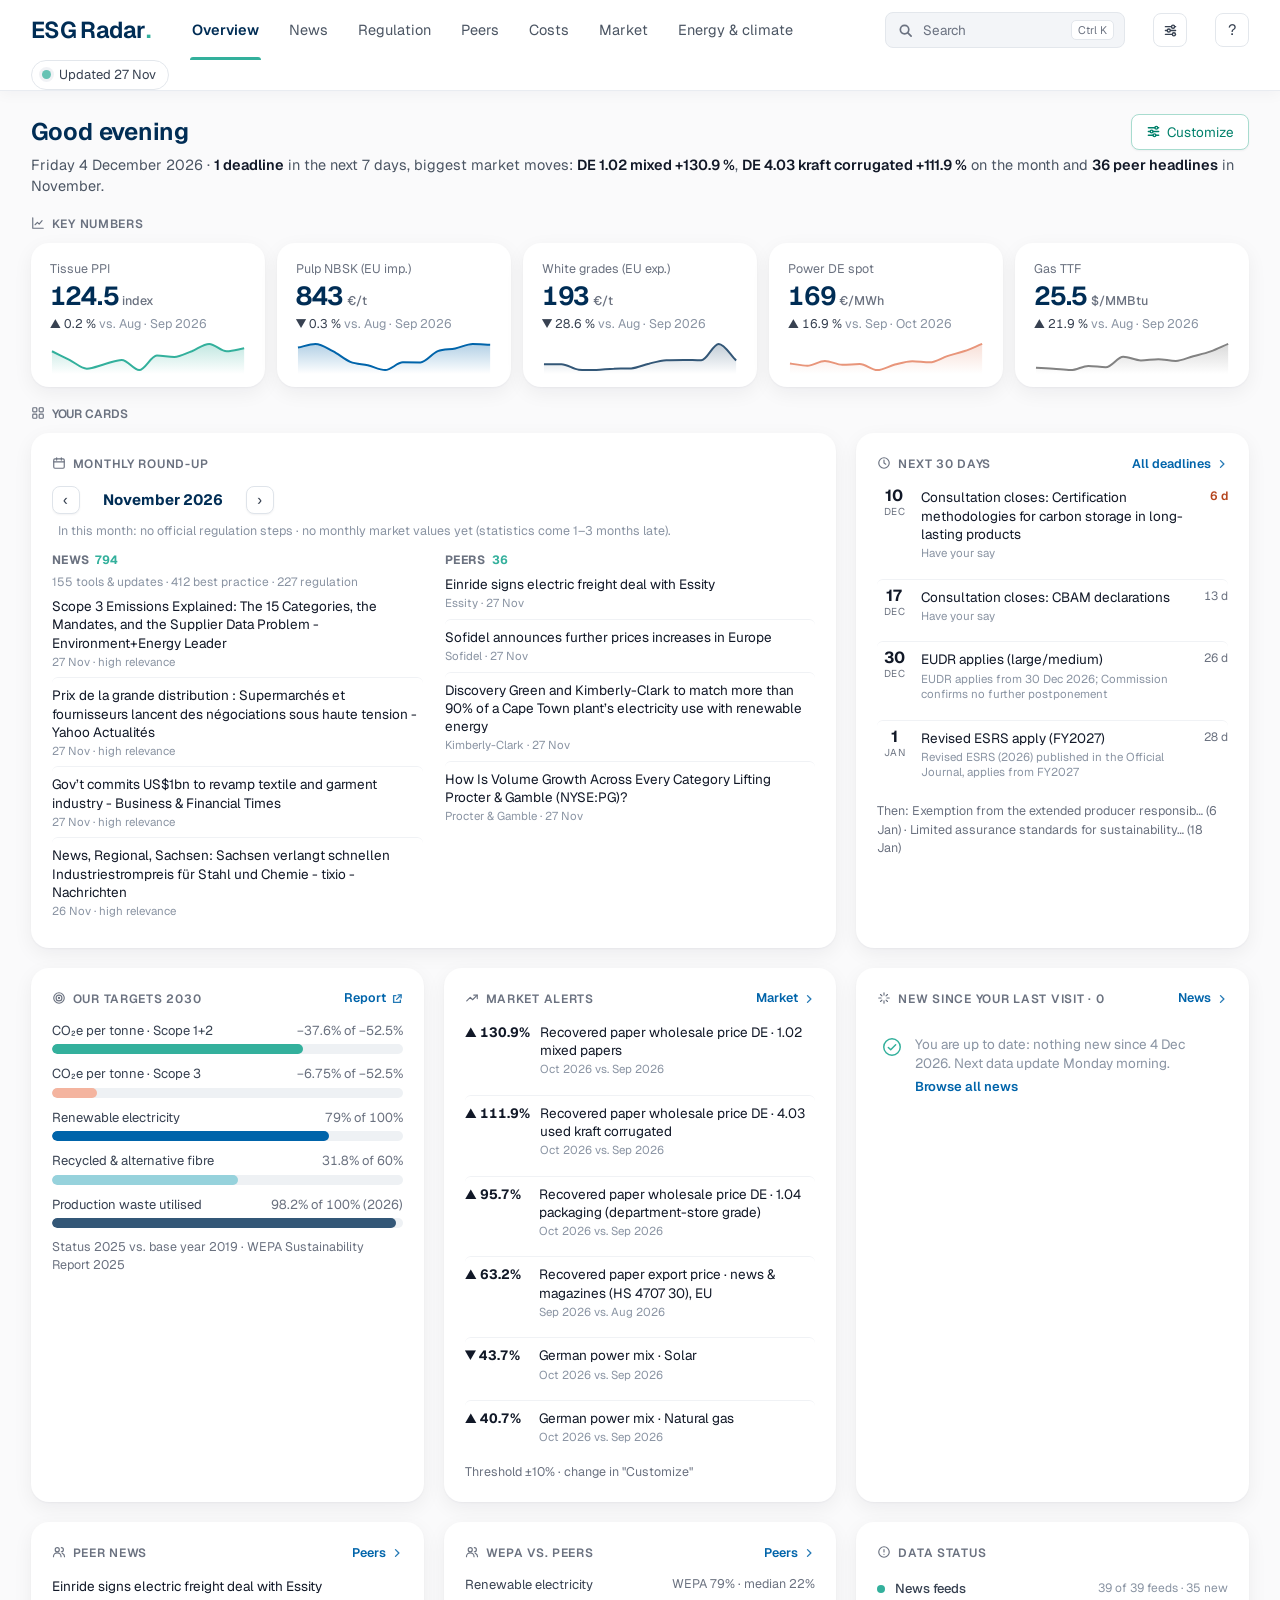
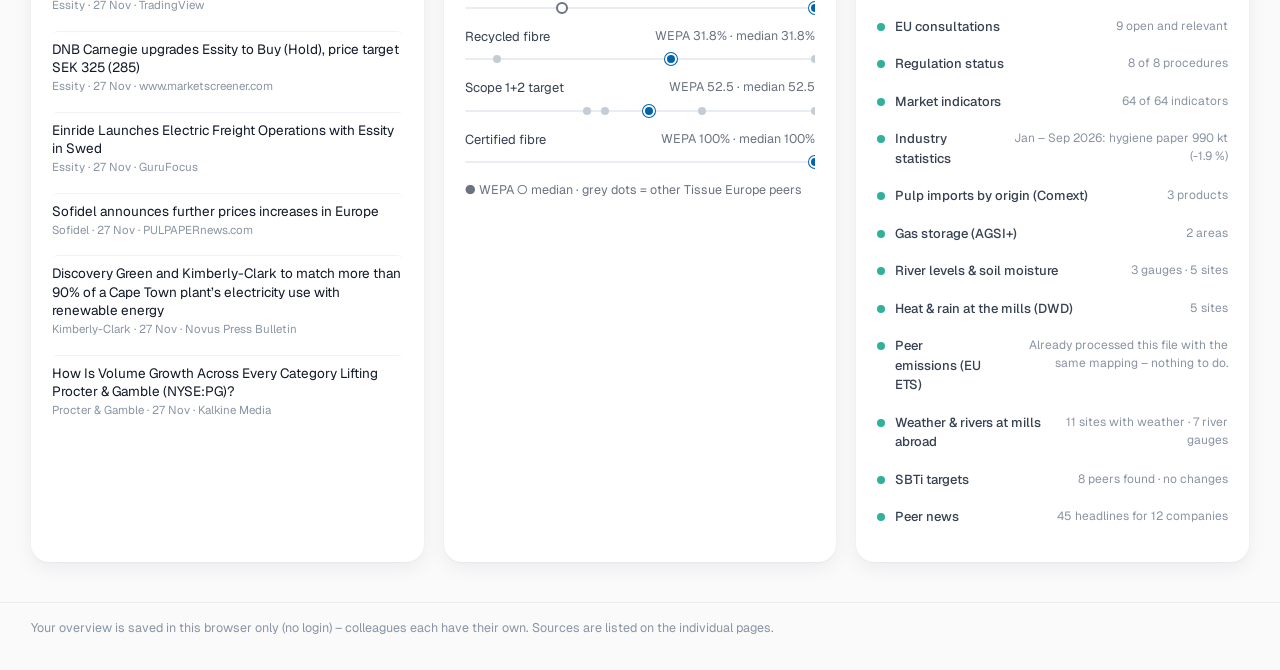
<file: index.html>
<!doctype html>
<html lang="en">
<head>
<meta charset="utf-8">
<script src="assets/theme.js?v=20261110h"></script>
<script src="assets/look.js?v=20261110h"></script>
<script src="assets/views.js?v=20261110h"></script>
<meta name="viewport" content="width=device-width, initial-scale=1">
<title>ESG Radar</title>
<link rel="icon" id="favicon" href="data:image/svg+xml,%3Csvg xmlns=%22http://www.w3.org/2000/svg%22 viewBox=%220 0 64 64%22%3E%3Crect width=%2264%22 height=%2264%22 rx=%2214%22 fill=%22%23002d55%22/%3E%3Cg fill=%22none%22 stroke-linecap=%22round%22 stroke-width=%226%22%3E%3Cpath d=%22M13 39a12 12 0 0 1 12 12%22 stroke=%22%2333b09c%22/%3E%3Cpath d=%22M13 26a25 25 0 0 1 25 25%22 stroke=%22%2396d2dc%22/%3E%3Cpath d=%22M13 13a38 38 0 0 1 38 38%22 stroke=%22%23fff%22/%3E%3C/g%3E%3Ccircle cx=%2213%22 cy=%2251%22 r=%224.5%22 fill=%22%23fff%22/%3E%3C/svg%3E">
<link rel="preconnect" href="https://fonts.googleapis.com">
<link rel="preconnect" href="https://fonts.gstatic.com" crossorigin>
<link rel="stylesheet" href="https://fonts.googleapis.com/css2?family=Geist:wght@400..700&display=swap">
<script src="assets/status.js?v=20261110h" defer></script>
<style>
  :root {
    --blue-900: var(--d-002d55-text, #002d55);
    --blue-700: var(--d-0f4c9c-text, #0f4c9c);
    --blue-500: #1f6fd1;
    --blue-100: var(--d-e6eef9-bg, #e6eef9);
    --blue-50:  var(--d-f3f7fc-bg, #f3f7fc);
    --wepa: var(--d-002d55-text, #002d55);
    --red: #FF667E;
    --red-text: var(--d-c42840-text, #c42840);
    --green: #66C3B4;
    --green-ink: var(--d-0d3d35-text, #0d3d35);
    --green-50: var(--d-e4f4f1-bg, #e4f4f1);
    --green-text: var(--d-1d6b5e-text, #1d6b5e);
    --ink: var(--d-111827-text, #111827);
    --ink-2: var(--d-4b5563-text, #4b5563);
    --ink-3: var(--d-8a94a3-text, #8a94a3);
    --line: var(--d-ebedf1-border, #ebedf1);
    --line-2: var(--d-f0f1f4-border, #f0f1f4);
    --bg: var(--d-fafafb-page, #fafafb);
    --font: "Geist", Aptos, "Segoe UI", system-ui, -apple-system, sans-serif;
  }
  * { box-sizing: border-box; }
  html, body { margin: 0; background: var(--bg); color: var(--ink); font-family: var(--font); font-size: 15px; line-height: 1.5; -webkit-font-smoothing: antialiased; }
  a { color: var(--blue-700); }
  button { font: inherit; }
  .wrap { max-width: 1760px; margin: 0 auto; padding: 0 clamp(16px, 3vw, 48px); }
  .num { font-variant-numeric: tabular-nums; }

  header { background: #fff; border-bottom: 1px solid var(--line); }
  header .wrap { display: flex; flex-wrap: wrap; align-items: center; gap: 8px 28px; padding-top: 16px; padding-bottom: 16px; }
  .brand { display: flex; align-items: center; gap: 12px; text-decoration: none; }
  .brand svg { width: 34px; height: 34px; flex: none; filter: drop-shadow(0 2px 4px rgba(0, 45, 85, .14)); }
  .brand h1 { margin: 0; font-size: 18px; font-weight: 600; color: var(--blue-900); letter-spacing: -.01em; }
  .nav { display: flex; gap: 4px; }
  .nav a { font-size: 14px; color: var(--ink-2); text-decoration: none; padding: 6px 12px; border-radius: 8px; }
  .nav a:hover { background: var(--d-f3f4f6-bg, #f3f4f6); }
  .nav a[aria-current="page"] { color: var(--blue-900); font-weight: 600; background: var(--d-eceef1-bg, #eceef1); }
  .meta { margin-left: auto; font-size: 13px; color: var(--ink-3); }

  main.wrap { padding-top: 28px; padding-bottom: 48px; display: flex; flex-direction: column; gap: 24px; }
  .intro h2 { margin: 0; font-size: 22px; font-weight: 600; color: var(--blue-900); letter-spacing: -.01em; }
  .intro p { margin: 4px 0 0; font-size: 13.5px; color: var(--ink-2); }
  .cap { margin: 0; font-size: 12px; font-weight: 600; letter-spacing: .06em; text-transform: uppercase; color: var(--d-6b7280-text, #6b7280); }
  main.wrap { padding-top: 24px; padding-bottom: 40px; display: flex; flex-direction: column; gap: 18px; }
  .ov-top { display: flex; flex-wrap: wrap; align-items: center; gap: 8px 14px; }
  .ov-top h2 { margin: 0; font-size: 22px; font-weight: 650; color: var(--blue-900); letter-spacing: -.01em; }
  .ov-top p { margin: 0; font-size: 13.5px; color: var(--ink-3); }
  .ov-actions { margin-left: auto; display: flex; gap: 8px; flex: none; }
  /* Customize sits in the top right corner of the page, level with the greeting */
  .brief { position: relative; }
  @media (min-width: 721px) { .br-top .ov-actions { position: absolute; top: 0; right: 0; } .br-txt h2 { padding-right: 330px; } }
  .btn { font: inherit; font-size: 13.5px; border-radius: 10px; padding: 7px 14px; cursor: pointer; border: 1px solid var(--acc-line, #a8dccf); background: var(--d-fff-bg, #fff); color: var(--acc-ink, #00806b); display: inline-flex; align-items: center; gap: 6px; }
  .btn:hover { border-color: var(--acc, #009b82); background: var(--acc-tint, #e8f7f4); }
  .btn.go { background: #009b82; border-color: #009b82; color: #fff; font-weight: 600; }
  .btn.go:hover { background: #00866f; }
  .btn[hidden] { display: none; }

  /* Free placement: a fixed grid of cells (columns follow the screen width); each widget remembers its cell */
  .ov-grid { display: grid; grid-template-columns: repeat(var(--cols, 3), minmax(0, 1fr)); grid-auto-rows: var(--wh, 470px); gap: 16px; align-items: stretch; }
  .slot { border: 2px dashed var(--d-d5dde6-border, #d5dde6); border-radius: 14px; display: grid; place-items: center; color: var(--d-9aa2ae-text, #9aa2ae); font-size: 13px; transition: background .12s, border-color .12s; }
  .slot.over { border-color: #009b82; background: var(--d-e8f7f4-bg, #e8f7f4); color: var(--d-00594a-text, #00594a); }
  @media (max-width: 720px) { .ov-grid { grid-auto-rows: auto; } .slot { display: none; } }
  .w { background: var(--d-fff-bg, #fff); border: 1px solid var(--d-e9ecf1-border, #e9ecf1); border-radius: 14px; padding: 14px 16px 16px; display: flex; flex-direction: column; gap: 10px; min-width: 0; position: relative; height: var(--wh, 470px); overflow: hidden; }
  .w > .wb { flex: 1; min-height: 0; overflow-y: auto; scrollbar-width: thin; }
  .editing .w > .wb { overflow-y: auto; }
  @media (max-width: 720px) { .w { height: auto; } .w > .wb { overflow: visible; } }
  /* Viewing (not customizing): cards in the same row share one height – the tallest card of the row sets it (max. 640px, longer cards scroll) */
  @media (min-width: 721px) {
    .ov-grid:not(.editing) { grid-auto-rows: minmax(260px, auto); align-items: stretch; }
    .ov-grid:not(.editing) > .w { height: auto; max-height: 640px; }
  }

  .wh { display: flex; align-items: center; gap: 8px; min-height: 24px; }
  .wh h3 { margin: 0; font-size: 12px; letter-spacing: .06em; text-transform: uppercase; color: var(--d-6b7280-text, #6b7280); font-weight: 600; }
  .wh a.more { margin-left: auto; font-size: 12.5px; color: var(--d-0064aa-text, #0064aa); text-decoration: none; white-space: nowrap; }
  .wh a.more:hover { text-decoration: underline; }
  .mut { margin: 0; font-size: 12.5px; color: var(--d-6b7280-text, #6b7280); line-height: 1.45; }
  .li { display: flex; gap: 10px; align-items: flex-start; padding: 8px 0; border-top: 1px solid var(--d-f0f2f5-border, #f0f2f5); font-size: 13.5px; color: var(--ink); text-decoration: none; line-height: 1.35; }
  .li:first-of-type { border-top: 0; padding-top: 2px; }
  a.li:hover .t { color: var(--d-0064aa-text, #0064aa); }
  .li .t { flex: 1; min-width: 0; }
  .li small { display: block; color: var(--d-8a94a3-text, #8a94a3); font-size: 11.5px; margin-top: 2px; }
  .li .r { margin-left: auto; font-size: 12px; font-weight: 600; white-space: nowrap; font-variant-numeric: tabular-nums; }
  .soon { color: var(--d-b4441c-text, #b4441c); } .later { color: var(--d-6b7280-text, #6b7280); font-weight: 400 !important; }
  .dd { width: 34px; text-align: center; line-height: 1; flex: none; }
  .dd b { display: block; font-size: 16px; color: var(--ink); }
  .dd span { font-size: 10px; color: var(--d-6b7280-text, #6b7280); text-transform: uppercase; letter-spacing: .04em; }
  .tag { font-size: 10.5px; font-weight: 700; color: var(--d-335777-text, #335777); background: var(--d-e8f4f6-bg, #e8f4f6); border-radius: 4px; padding: 1px 6px; margin-right: 6px; white-space: nowrap; }
  .chg { font-weight: 700; min-width: 64px; font-variant-numeric: tabular-nums; }
  .chg.up, .chg.dn { color: var(--ink); }
  .tg { display: flex; flex-direction: column; gap: 4px; }
  .tg .lab { display: flex; justify-content: space-between; gap: 8px; font-size: 13px; color: var(--d-374151-text, #374151); }
  .tg .lab span { color: var(--d-6b7280-text, #6b7280); font-variant-numeric: tabular-nums; white-space: nowrap; }
  .bar { height: 10px; border-radius: 5px; background: var(--d-eef1f4-bg, #eef1f4); position: relative; overflow: hidden; }
  .bar i { position: absolute; left: 0; top: 0; bottom: 0; border-radius: 5px; }
  .snap { display: grid; grid-template-columns: repeat(auto-fill, minmax(150px, 1fr)); gap: 10px; }
  .sn { background: var(--d-f7f9fb-bg, #f7f9fb); border-radius: 10px; padding: 10px 12px; display: flex; flex-direction: column; gap: 2px; min-width: 0; }
  .sn p { margin: 0; font-size: 11.5px; color: var(--d-4b5563-text, #4b5563); white-space: nowrap; overflow: hidden; text-overflow: ellipsis; }
  .sn b { font-size: 18px; color: var(--d-002d55-text, #002d55); font-variant-numeric: tabular-nums; }
  .sn small { font-size: 11.5px; color: var(--d-6b7280-text, #6b7280); }
  .sn svg { width: 100%; height: 26px; display: block; margin-top: 4px; }
  .ps { display: flex; flex-direction: column; gap: 10px; }
  .ps-row { display: grid; grid-template-columns: minmax(0, 1fr) auto; gap: 4px 10px; font-size: 13px; color: var(--d-374151-text, #374151); }
  .ps-row .scale { grid-column: 1 / -1; position: relative; height: 18px; }
  .ps-row .scale::before { content: ""; position: absolute; left: 0; right: 0; top: 8px; height: 2px; background: var(--d-e9edf2-bg, #e9edf2); border-radius: 2px; }
  .ps-row .m { position: absolute; top: 3px; width: 12px; height: 12px; border-radius: 50%; margin-left: -6px; }
  .ps-row .m.peer { background: #c4ccd6; width: 8px; height: 8px; top: 5px; margin-left: -4px; }
  .ps-row .m.med { background: var(--d-fff-bg, #fff); border: 2px solid #6b7280; }
  .ps-row .m.us { background: #0064aa; border: 2px solid var(--d-fff-border, #fff); box-shadow: 0 0 0 1px #0064aa; }
  .st-row { display: flex; align-items: flex-start; gap: 10px; font-size: 13px; color: var(--d-374151-text, #374151); padding: 4px 0; }
  .st-row i { width: 8px; height: 8px; border-radius: 50%; margin-top: 6px; flex: none; background: #33b09c; }
  .st-row i.warn { background: #f2b33d; } .st-row i.error { background: #FF667E; }
  .st-row span { margin-left: auto; color: var(--d-8a94a3-text, #8a94a3); font-size: 12px; text-align: right; }
  .empty { margin: 0; font-size: 13px; color: var(--ink-3); }
  .cfg { display: flex; flex-wrap: wrap; align-items: center; gap: 6px 10px; padding: 8px 10px; background: var(--d-f5f8fb-bg, #f5f8fb); border-radius: 10px; font-size: 12.5px; color: var(--d-4b5563-text, #4b5563); }
  .cfg input[type=number] { width: 64px; font: inherit; padding: 3px 6px; border: 1px solid var(--d-d5dbe3-border, #d5dbe3); border-radius: 6px; }
  .cfg label { display: inline-flex; align-items: center; gap: 5px; }

  /* briefing (B1): summary, key numbers, round-up + next 30 days */
  .brief { display: flex; flex-direction: column; gap: 16px; }
  .br-top { display: flex; align-items: flex-start; justify-content: space-between; gap: 12px 24px; flex-wrap: wrap; }
  .br-txt h2 { margin: 0; font-size: 24px; font-weight: 650; color: var(--blue-900); letter-spacing: -.01em; }
  .br-txt { flex: 1 1 100%; min-width: 0; }
  .br-txt p { margin: 4px 0 0; font-size: 14.5px; color: var(--ink-2); line-height: 1.5; }
  .kpi-h { display: flex; align-items: center; justify-content: space-between; gap: 10px; margin-bottom: 0; }
  .kpi-h h3 { margin: 0; font-size: 12px; letter-spacing: .06em; text-transform: uppercase; color: var(--d-6b7280-text, #6b7280); font-weight: 600; }
  .kpi-h button { border: 0; background: none; font: inherit; font-size: 12.5px; color: var(--acc-ink, #00806b); cursor: pointer; padding: 4px 8px; border-radius: 8px; }
  .kpi-h button:hover { background: var(--d-f0f2f5-bg, #f0f2f5); }
  .kpi-box[hidden] { display: none; }
  .kcfg { display: flex; flex-direction: column; gap: 10px; padding: 12px 14px; background: var(--d-f5f8fb-bg, #f5f8fb); border-radius: 10px; font-size: 13px; color: var(--d-374151-text, #374151); }
  .kcfg .sw { display: inline-flex; align-items: center; gap: 8px; font-weight: 600; color: var(--d-002d55-text, #002d55); }
  .kcfg .kg { display: grid; grid-template-columns: 150px minmax(0, 1fr); gap: 4px 12px; align-items: baseline; }
  .kcfg .kg > span { font-size: 11.5px; letter-spacing: .05em; text-transform: uppercase; color: var(--d-6b7280-text, #6b7280); font-weight: 600; }
  .kcfg .kg div { display: flex; flex-wrap: wrap; gap: 4px 14px; }
  .kcfg label { display: inline-flex; align-items: center; gap: 5px; cursor: pointer; }
  .kcfg .n { font-size: 12px; color: var(--d-6b7280-text, #6b7280); }
  .kcfg.off .kg { opacity: .45; pointer-events: none; }
  @media (max-width: 600px) { .kcfg .kg { grid-template-columns: minmax(0, 1fr); } }
  .br-txt p b { color: var(--ink); font-weight: 600; }
  .kpis { display: grid; grid-template-columns: repeat(auto-fit, minmax(180px, 1fr)); gap: 12px; }
  .kpi { background: var(--d-fff-bg, #fff); border: 1px solid var(--d-e9ecf1-border, #e9ecf1); border-radius: 14px; padding: 14px 16px 10px; display: flex; flex-direction: column; gap: 3px; text-decoration: none; color: inherit; min-width: 0; transition: border-color .12s, box-shadow .12s; }
  .kpi:hover { border-color: var(--d-b9d3e8-border, #b9d3e8); box-shadow: 0 4px 14px rgba(0, 45, 85, .06); }
  .kpi .l { font-size: 12.5px; color: var(--d-6b7280-text, #6b7280); white-space: nowrap; overflow: hidden; text-overflow: ellipsis; }
  .kpi .v { font-size: 26px; font-weight: 650; color: var(--d-002d55-text, #002d55); letter-spacing: -.01em; line-height: 1.15; font-variant-numeric: tabular-nums; }
  .kpi .v small { font-size: 12.5px; font-weight: 500; color: var(--d-6b7280-text, #6b7280); margin-left: 4px; letter-spacing: 0; }
  .kpi .d { font-size: 12.5px; color: var(--d-374151-text, #374151); font-variant-numeric: tabular-nums; }
  .kpi .d i { font-style: normal; color: var(--d-8a94a3-text, #8a94a3); }
  .kpi svg { width: 100%; height: 34px; display: block; margin-top: 4px; }
  @media (max-width: 600px) { .kpis { grid-template-columns: repeat(2, minmax(0, 1fr)); gap: 8px; } .kpi { padding: 10px 12px 8px; } .kpi .v { font-size: 21px; } .kpi .d i { display: none; } .kpi svg { height: 24px; } }
  .br-cols { display: grid; grid-template-columns: minmax(0, 1.6fr) minmax(0, 1fr); gap: 16px; align-items: start; }
  @media (max-width: 1000px) { .br-cols { grid-template-columns: minmax(0, 1fr); } }
  .card { background: var(--d-fff-bg, #fff); border: 1px solid var(--d-e9ecf1-border, #e9ecf1); border-radius: 14px; padding: 14px 18px 16px; display: flex; flex-direction: column; gap: 10px; min-width: 0; }
  .br-story .rm-grid { display: flex; flex-direction: column; gap: 0; }
  .br-story .rm-sec { display: grid; grid-template-columns: 130px minmax(0, 1fr); gap: 4px 16px; padding: 10px 0; border-top: 1px solid var(--d-f0f2f5-border, #f0f2f5); }
  .br-story .rm-sec:first-child { border-top: 0; }
  .br-story .rm-sec h4 { flex-direction: column; gap: 0; align-items: flex-start; padding-top: 3px; }
  .br-story .rm-sec h4 .rm-n { font-weight: 400; color: var(--d-8a94a3-text, #8a94a3); text-transform: none; letter-spacing: 0; }
  .br-story .rm-items .li:first-of-type { padding-top: 2px; }
  .br-story .rm-items > .empty { padding-top: 2px; }
  @media (max-width: 600px) { .br-story .rm-sec { grid-template-columns: minmax(0, 1fr); } }
  .nx-then { margin: 4px 0 0; font-size: 12.5px; color: var(--d-6b7280-text, #6b7280); }
  .cards-h { font-size: 13px !important; letter-spacing: .06em; text-transform: uppercase; color: var(--d-6b7280-text, #6b7280) !important; font-weight: 600 !important; }
  .drawer h3 + .cfg { margin-bottom: 6px; }

  /* monthly round-up */
  .rm-bar { display: flex; align-items: center; gap: 8px; flex-wrap: wrap; }
  .rm-bar b { font-size: 15px; color: var(--d-002d55-text, #002d55); min-width: 150px; text-align: center; }
  .rm-nav { border: 1px solid var(--d-dfe4ea-border, #dfe4ea); background: var(--d-fff-bg, #fff); border-radius: 8px; width: 28px; height: 28px; cursor: pointer; font-size: 15px; color: var(--d-374151-text, #374151); }
  .rm-nav:disabled { opacity: .35; cursor: default; }
  .rm-gone { font-size: 12.5px; color: var(--d-8a94a3-text, #8a94a3); margin-left: 6px; }
  .rm-grid { display: grid; grid-template-columns: repeat(var(--rm-n, 4), minmax(0, 1fr)); gap: 14px 22px; }
  @media (max-width: 1100px) { .rm-grid { grid-template-columns: repeat(2, minmax(0, 1fr)); } }
  @media (max-width: 600px) { .rm-grid { grid-template-columns: minmax(0, 1fr); } }
  .rm-sec h4 { margin: 0 0 4px; font-size: 12px; letter-spacing: .05em; text-transform: uppercase; color: var(--d-6b7280-text, #6b7280); display: flex; gap: 6px; align-items: baseline; }
  .rm-n { font-size: 12px; font-weight: 700; color: var(--d-33b09c-text, #33b09c); letter-spacing: 0; }
  .rm-types { margin: 0 0 4px; font-size: 12px; color: var(--d-8a94a3-text, #8a94a3); }
  .rm-mv { display: flex; justify-content: space-between; align-items: baseline; gap: 10px; padding: 7px 0; border-top: 1px solid var(--d-f0f2f5-border, #f0f2f5); font-size: 13.5px; color: var(--ink); text-decoration: none; line-height: 1.3; }
  .rm-mv:first-child { border-top: 0; padding-top: 2px; }
  .rm-mv span { min-width: 0; }
  .rm-mv small { display: block; font-size: 11.5px; color: var(--d-8a94a3-text, #8a94a3); margin-top: 1px; }
  .rm-mv b { color: var(--ink); font-weight: 600; font-variant-numeric: tabular-nums; white-space: nowrap; }
  a.rm-mv:hover span { color: var(--d-0064aa-text, #0064aa); }

  /* edit mode */
  .editing .w { cursor: grab; outline: 2px dashed var(--d-b9d3e8-border, #b9d3e8); outline-offset: -2px; }
  .editing .w.dragging { opacity: .45; }
  .editing .w.drop-on { box-shadow: 0 0 0 3px #009b82; }
  .wctl { display: none; gap: 4px; margin-left: auto; }
  .editing .wctl { display: flex; }
  .editing .wh a.more { display: none; }
  .wctl button { width: 26px; height: 26px; border: 0; border-radius: 7px; background: var(--d-f0f3f6-bg, #f0f3f6); color: var(--d-4b5563-text, #4b5563); cursor: pointer; font-size: 13px; line-height: 1; }
  .wctl button:hover { background: var(--d-e3e9ef-bg, #e3e9ef); }
  .grip { color: var(--d-9aa2ae-text, #9aa2ae); font-size: 14px; letter-spacing: -2px; margin-right: 2px; display: none; }
  .editing .grip { display: inline; }
  .drawer { background: var(--d-fff-bg, #fff); border: 1px solid var(--d-e9ecf1-border, #e9ecf1); border-radius: 14px; padding: 14px 16px; display: flex; flex-direction: column; gap: 10px; }
  .drawer[hidden] { display: none; }
  .drawer h3 { margin: 0; font-size: 14px; color: var(--d-002d55-text, #002d55); }
  .cat { display: grid; grid-template-columns: repeat(auto-fill, minmax(220px, 1fr)); gap: 10px; }
  .cat-h { grid-column: 1 / -1; margin: 6px 0 0; font-size: 12px; letter-spacing: .06em; text-transform: uppercase; color: var(--d-6b7280-text, #6b7280); font-weight: 600; }
  .ci { border: 1px dashed var(--d-c9d3de-border, #c9d3de); border-radius: 10px; padding: 10px 12px; text-align: left; font: inherit; background: var(--d-fff-bg, #fff); cursor: pointer; display: flex; flex-direction: column; gap: 3px; }
  .ci b { font-size: 13.5px; color: var(--d-002d55-text, #002d55); }
  .ci small { font-size: 12px; color: var(--d-6b7280-text, #6b7280); }
  .ci.on { border-style: solid; border-color: #33b09c; background: var(--d-f1faf8-bg, #f1faf8); }
  .ci:hover { border-color: #33b09c; }
  footer { border-top: 1px solid var(--line); padding: 16px 0 28px; font-size: 12.5px; color: var(--ink-3); }
  footer p { margin: 0 0 4px; }
  button:focus-visible, a:focus-visible, input:focus-visible { outline: 2px solid var(--blue-500); outline-offset: 2px; }
  @media (max-width: 720px) { .ov-actions { margin-left: 0; } }
  /* one rhythm for the page: 18px between sections, 10px between a section label and its content */
  .brief { gap: 18px; }
  .kpi-box { display: flex; flex-direction: column; gap: 10px; }
  .ov-top { margin-bottom: -8px; }
  .kpi-h h3, .cards-h { font-size: 12px !important; line-height: 18px; }
</style>
<link rel="stylesheet" href="assets/theme.css?v=20261110h">
<script src="assets/colresize.js?v=20261110h" defer></script>
<script>
  // Old links to the News page (…/#area=climate, #tab=monthly …) now live on news.html
  // (only for links from outside – clicking "Overview" inside the site never redirects)
  (function () {
    const h = location.hash, internal = document.referrer && document.referrer.indexOf(location.origin) === 0;
    if (/[#&](area|view|tab|type|impact|tool|topic|q)=/.test(h)) {
      if (internal) history.replaceState(null, "", location.pathname); else location.replace("news.html" + h);
    }
  })();
</script>
</head>
<body>
<header>
  <div class="wrap">
    <a class="brand" href="./">
      <h1>ESG Radar<span class="brand-dot" aria-hidden="true">.</span></h1>
    </a>
    <nav class="nav" aria-label="Pages"><a href="./" aria-current="page" data-page="overview">Overview</a><a href="news.html" data-page="radar">News</a><a href="regulation.html" data-page="regulation">Regulation</a><a href="peers.html" data-page="peers">Peers</a><a href="costs.html" data-page="costs">Costs</a><a href="market.html" data-page="market">Market</a><a href="energy.html" data-page="energy">Energy &amp; climate</a></nav>
    <span class="meta" id="meta">Loading…</span>
  </div>
</header>
<main class="wrap">
  <section class="brief" aria-labelledby="hello">
    <div class="br-top">
      <div class="br-txt"><h2 id="hello">Overview</h2><p id="summary">Loading the latest data …</p></div>
      <!-- one Customize button for the whole page (key numbers and cards) -->
      <div class="ov-actions">
        <button type="button" class="btn" id="reset" hidden>↺ Reset</button>
        <button type="button" class="btn" id="add" hidden>＋ Add cards</button>
        <button type="button" class="btn" id="edit"><svg width="15" height="15" viewBox="0 0 16 16" fill="none" stroke="currentColor" stroke-width="1.5" stroke-linecap="round" aria-hidden="true"><path d="M2.5 4h7M12.5 4h1M2.5 8h2M7.5 8h6M2.5 12h5M10.5 12h3"/><circle cx="11" cy="4" r="1.5"/><circle cx="6" cy="8" r="1.5"/><circle cx="9" cy="12" r="1.5"/></svg>Customize</button>
        <button type="button" class="btn go" id="done" hidden>Done</button>
      </div>
    </div>
    <div class="kpi-box" id="kpi-box">
      <div class="kpi-h"><h3 id="kpi-title">Key numbers</h3></div>
      <div class="kpis" id="kpis" aria-labelledby="kpi-title"></div>
    </div>
  </section>
  <div class="ov-top">
    <h2 class="cards-h">Your cards</h2>
    <p id="since"></p>
  </div>
  <section class="drawer" id="drawer" hidden aria-labelledby="dr-title">
    <h3 id="kpi-cfg-title">Key numbers</h3>
    <div class="kcfg" id="kpi-cfg"></div>
    <h3 id="dr-title">Add or remove cards</h3>
    <div class="cat" id="cat"></div>
    <p class="mut">Drag a card onto any free cell (dashed) or onto another card to swap them – or use the arrows. ⤢ switches between narrow and wide. Empty cells stay empty, so you can leave gaps. Your layout is saved in this browser.</p>
  </section>
  <div class="ov-grid" id="grid"></div>
</main>
<footer><div class="wrap">
  <p>Your overview is saved in this browser only (no login) – colleagues each have their own. Sources are listed on the individual pages.</p>
</div></footer>

<script src="assets/carbon.js?v=20261110h"></script>
<link rel="stylesheet" href="assets/glance.css?v=20261110h">
<script src="assets/market.js?v=20261110h"></script>
<script>
(function () {
  const $ = (id) => document.getElementById(id);
  const el = (tag, cls, text) => { const n = document.createElement(tag); if (cls) n.className = cls; if (text != null) n.textContent = text; return n; };
  const NS = "http://www.w3.org/2000/svg";
  const svgEl = (tag, attrs) => { const n = document.createElementNS(NS, tag); Object.entries(attrs || {}).forEach(([k, v]) => n.setAttribute(k, v)); return n; };
  const store = { get(k) { try { return localStorage.getItem(k); } catch (e) { return null; } }, set(k, v) { try { localStorage.setItem(k, v); } catch (e) {} } };
  const sess = { get(k) { try { return sessionStorage.getItem(k); } catch (e) { return null; } }, set(k, v) { try { sessionStorage.setItem(k, v); } catch (e) {} } };
  const today = new Date(); today.setHours(0, 0, 0, 0);
  const isoDay = (d) => d.getFullYear() + "-" + String(d.getMonth() + 1).padStart(2, "0") + "-" + String(d.getDate()).padStart(2, "0");
  const todayIso = isoDay(today);
  const parse = (s) => { const [y, m, d] = s.slice(0, 10).split("-").map(Number); return new Date(y, m - 1, d || 1); };
  const days = (s) => Math.round((parse(s) - today) / 864e5);
  const fmt = (s) => parse(s).toLocaleDateString("en-GB", { day: "numeric", month: "short", year: "numeric" });
  const fmtShort = (s) => parse(s).toLocaleDateString("en-GB", { day: "numeric", month: "short" });
  const MON = ["Jan", "Feb", "Mar", "Apr", "May", "Jun", "Jul", "Aug", "Sep", "Oct", "Nov", "Dec"];
  const fmtMonth = (s) => MON[+s.slice(5, 7) - 1] + " " + s.slice(0, 4);
  const getJSON = (p, fb) => fetch(p, { cache: "no-store" }).then((r) => (r.ok ? r.json() : fb)).catch(() => fb);

  // ---------- "new since last visit" – same rule as the News page ----------
  let base = sess.get("radar.base");
  if (base == null) { base = store.get("radar.lastVisit") || todayIso; sess.set("radar.base", base); store.set("radar.lastVisit", todayIso); }
  let saved = new Set(); try { saved = new Set(JSON.parse(store.get("radar.saved") || "[]")); } catch (e) {}

  // ---------- layout ----------
  const KEY = "radar.overview.v1";
  const DEFAULT = { items: [{ id: "roundup", wide: true }, { id: "next30" }, { id: "targets" }, { id: "alerts" }, { id: "newsince" }, { id: "peernews" }, { id: "peersnap" }, { id: "status" }], threshold: 10, snap: ["ppi_tissue", "ppi_pulp", "gas_ttf", "eurusd"], kpis: ["ppi_tissue", "pulp_nbsk_eu", "rcp_white_exp", "power_de_spot", "gas_ttf"], showKpis: true, intro: ["briefing", "cards2"] };
  let L = (() => { try { const x = JSON.parse(store.get(KEY)); if (x && Array.isArray(x.items)) return { ...DEFAULT, ...x }; } catch (e) {} return JSON.parse(JSON.stringify(DEFAULT)); })();
  const save = () => store.set(KEY, JSON.stringify(L));
  let editing = false, D = {};

  // ---------- helpers ----------
  // empty states: shared component from theme.js (icon + why it is empty + one useful action)
  const emptyState = (t, a, k) => (window.RadarEmpty ? window.RadarEmpty(t, a, k) : el("p", "empty", t));
  const nextRun = () => { // the data update runs Mon–Fri at 05:17 UTC
    const n = new Date(); const d = new Date(Date.UTC(n.getUTCFullYear(), n.getUTCMonth(), n.getUTCDate(), 5, 17));
    while (d <= n || d.getUTCDay() === 0 || d.getUTCDay() === 6) d.setUTCDate(d.getUTCDate() + 1);
    const days = Math.round((new Date(d.getFullYear(), d.getMonth(), d.getDate()) - new Date(n.getFullYear(), n.getMonth(), n.getDate())) / 864e5);
    return days === 0 ? "this morning" : days === 1 ? "tomorrow morning" : d.toLocaleDateString("en-GB", { weekday: "long" }) + " morning";
  };
  // open EU consultations without the ones that have little link to tissue (rule in theme.js → RadarCons)
  const relCons = () => (D.reg.consultations || []).filter((c) => !window.RadarCons || RadarCons.relevant(c));
  const li = (href, cls) => { const a = el(href ? "a" : "div", "li" + (cls ? " " + cls : "")); if (href) { a.href = href; if (/^https?:/.test(href)) { a.target = "_blank"; a.rel = "noopener"; } } return a; };
  const tx = (title, sub) => { const t = el("div", "t", title); if (sub) t.appendChild(el("small", null, sub)); return t; };
  const dd = (iso) => { const d = parse(iso); const x = el("div", "dd"); x.append(el("b", null, String(d.getDate())), el("span", null, MON[d.getMonth()])); return x; };
  function spark(series, color) {
    const s = svgEl("svg", { viewBox: "0 0 100 26", preserveAspectRatio: "none", "aria-hidden": "true" });
    const pts = series.slice(-24); if (pts.length < 2) return s;
    const v = pts.map((p) => p[1]), lo = Math.min(...v), hi = Math.max(...v);
    const c = color || "var(--d-335777-text, #335777)", sp = pts.map((p, k) => [(k / (pts.length - 1)) * 98 + 1, 23 - ((p[1] - lo) / (hi - lo || 1)) * 20]);
    RadarViz.area(s, sp, 26, c, 0.3);
    s.appendChild(svgEl("path", { d: RadarViz.path(sp), fill: "none", stroke: c, "stroke-width": 2, "vector-effect": "non-scaling-stroke", "stroke-linejoin": "round" }));
    return s;
  }
  const marketList = () => (D.market && D.market.indicators || []).filter((i) => i.series && i.series.length > 1 && i.source !== "manual");
  const short = (i) => ({ ppi_tissue: "Tissue PPI", ppi_pulp: "Pulp PPI", ppi_paper: "Paper PPI", prod_paper: "Paper output", us_recovered_paper: "Recovered paper (US)", us_wood_pulp: "Wood pulp (US)", gas_ttf: "Gas TTF", elec_de: "Electricity DE", gas_de: "Gas DE", res_share_de: "Renewables DE", eurusd: "EUR/USD" }[i.id] || (i.country ? "Grid " + i.country : i.label));
  function change(i) { // last value vs. previous value (month on month, or half-year on half-year)
    const s = i.series; const a = s[s.length - 2], b = s[s.length - 1];
    if (!a || !b || !a[1] || a[1] < 0) return null; // no % change on a negative base
    return { pct: (100 * (b[1] - a[1])) / a[1], from: a[0], to: b[0], pp: i.unit === "%" ? b[1] - a[1] : null };
  }

  // ---------- widgets ----------
  const W = {
    carbon: { off: true, title: "Carbon cost exposure", desc: "WEPA's EU ETS emissions × EUA price, with a price slider", wide: true, more: ["Energy & climate →", "energy.html"],
      render(b) { CarbonCost.render(b, D.ets, D.market, {}); } },
    roundup: { title: "Monthly round-up", desc: "What changed in a month: regulation, news, market moves, peers", wide: true, more: null,
      render(b) { renderRoundup(b); } },
    next30: { title: "Next 30 days", desc: "Deadlines and consultations closing soon", more: ["All deadlines →", "regulation.html#view=roadmap"],
      render(b) { renderNext30(b); } },
    alerts: { title: "Market alerts", desc: "Indicators that moved beyond your threshold", more: ["Market →", "market.html"],
      render(b) {
        const th = Number(L.threshold) || 10;
        const hits = marketList().map((i) => ({ i, c: change(i) })).filter((x) => x.c && Math.abs(x.c.pct) >= th).sort((a, b) => Math.abs(b.c.pct) - Math.abs(a.c.pct));
        if (editing) {
          const cfg = el("div", "cfg"); const lab = el("label"); const inp = document.createElement("input");
          inp.type = "number"; inp.min = 1; inp.max = 100; inp.value = th;
          inp.addEventListener("change", () => { L.threshold = Math.max(1, Number(inp.value) || 10); save(); renderAll(); });
          lab.append(document.createTextNode("Alert when an indicator moves at least"), inp, document.createTextNode("% vs. the previous value"));
          cfg.appendChild(lab); b.appendChild(cfg);
        }
        if (!marketList().length) { b.appendChild(emptyState("Market data arrives with the next data update.")); return; }
        if (!hits.length) { b.appendChild(emptyState(`No indicator moved more than ${th} % in its latest period.`, editing ? null : { label: "Change the threshold", onClick: () => $("edit").click() }, "done")); return; }
        hits.slice(0, 6).forEach(({ i, c }) => {
          const r = li("market.html#cmp=" + i.id);
          const ch = el("span", "chg " + (c.pct > 0 ? "up" : "dn"), (c.pct > 0 ? "▲ " : "▼ ") + Math.abs(c.pct).toFixed(1) + "%");
          r.append(ch, tx(short(i), (i.freq === "half-yearly" ? "H" : "") + fmtMonth(c.to) + " vs. " + fmtMonth(c.from)));
          b.appendChild(r);
        });
        b.appendChild(el("p", "mut", `Threshold ±${th}% · change in "Customize"`));
      } },
    targets: { title: "Our targets 2030", desc: "WEPA's public targets and progress", more: ["Report ↗", null],
      render(b, w) {
        const wepa = (D.peers && D.peers.companies || []).find((c) => c.isUs);
        const t = wepa && wepa.targets2030;
        if (!t) { b.appendChild(emptyState("No target data yet (data/peers.json → targets2030).")); return; }
        if (t.src) { const a = w.querySelector("a.more"); if (a) a.href = t.src; }
        const cols = ["#33b09c", "#f4b49f", "#0064aa", "#96d2dc", "#335777"];
        t.items.forEach((x, k) => {
          const g = el("div", "tg"); const lab = el("div", "lab", x.label);
          lab.appendChild(el("span", null, x.fmt.replace("{c}", x.current).replace("{t}", x.target)));
          const bar = el("div", "bar"); const i = el("i"); i.style.width = Math.min(100, (100 * x.current) / x.target) + "%"; i.style.background = cols[k % cols.length];
          bar.appendChild(i); g.append(lab, bar); b.appendChild(g);
        });
        b.appendChild(el("p", "mut", `Status ${t.year} vs. base year ${t.base} · WEPA Sustainability Report ${t.year}`));
      } },
    deadlines: { title: "Next deadlines", desc: "Regulatory dates and consultations closing", more: ["All →", "news.html"],
      render(b) {
        const list = [];
        (D.radar.entries || []).forEach((e) => { if (e.nextDate && e.nextDate >= todayIso) list.push({ date: e.nextDate, title: e.nextDateLabel || e.title, sub: e.title, href: "news.html#" + e.id }); });
        relCons().forEach((c) => { if (c.end >= todayIso) list.push({ date: c.end, title: "Consultation closes: " + c.title, sub: "Have your say", href: c.url }); });
        list.sort((a, b) => a.date.localeCompare(b.date));
        if (!list.length) { b.appendChild(emptyState("No upcoming deadlines recorded.", { label: "Open the roadmap", href: "regulation.html#view=roadmap" }, "done")); return; }
        list.slice(0, 5).forEach((x) => { const r = li(x.href); const d = days(x.date); r.append(dd(x.date), tx(x.title, x.sub !== x.title ? x.sub : null), el("span", "r " + (d <= 60 ? "soon" : "later"), d <= 0 ? "today" : d + " d")); b.appendChild(r); });
      } },
    newsince: { title: "New since your last visit", desc: "Incl. EUR-Lex, EFRAG and status updates", more: ["News →", "news.html#view=new"],
      render(b, w) {
        const list = (D.radar.entries || []).filter((e) => (e.added || e.date || "") > base).sort((a, b) => (b.date || "").localeCompare(a.date || ""));
        w.querySelector("h3").textContent = "New since your last visit · " + list.length;
        if (!list.length) { b.appendChild(emptyState("You are up to date: nothing new since " + fmt(base) + ". Next data update " + nextRun() + ".", { label: "Browse all news", href: "news.html" }, "done")); return; }
        list.slice(0, 5).forEach((e) => { const r = li(e.url); const tg = el("span", "tag", (e.source || "").replace(/ \(via.*\)/, "").slice(0, 18)); const t = tx(e.title, (e.date ? fmtShort(e.date) : "")); t.prepend(tg); r.append(t); b.appendChild(r); });
      } },
    peernews: { title: "Peer news", desc: "Latest headlines per peer company", more: ["Peers →", "peers.html"],
      render(b) {
        const names = Object.fromEntries((D.peers.companies || []).map((c) => [c.id, c.name]));
        const all = []; Object.entries((D.pnews && D.pnews.companies) || {}).forEach(([id, list]) => (list || []).forEach((n) => all.push({ ...n, co: names[id] || id })));
        all.sort((a, b) => (b.date || "").localeCompare(a.date || ""));
        if (!all.length) { b.appendChild(emptyState("Peer news arrives with the next data update.")); return; }
        all.slice(0, 6).forEach((n) => { const r = li(n.url); r.append(tx(n.title, [n.co, n.date ? fmtShort(n.date) : "", n.source].filter(Boolean).join(" · "))); b.appendChild(r); });
      } },
    consult: { title: "Consultations closing", desc: "Open EU consultations on our topics", more: ["Regulation →", "regulation.html"],
      render(b) {
        const list = relCons().filter((c) => c.end >= todayIso).sort((a, b) => a.end.localeCompare(b.end));
        if (!list.length) { b.appendChild(emptyState("No open consultation on our topics right now.", { label: "All consultations", href: "regulation.html" }, "done")); return; }
        list.slice(0, 5).forEach((c) => { const r = li(c.url); const d = days(c.end); r.append(dd(c.end), tx(c.title, [c.type, c.dg].filter(Boolean).join(" · ")), el("span", "r " + (d <= 14 ? "soon" : "later"), d + " d")); b.appendChild(r); });
      } },
    regchanges: { title: "Regulation changes", desc: "Latest official steps in the tracker", more: ["Regulation →", "regulation.html"],
      render(b) {
        const rows = Object.fromEntries((D.roadmap.rows || []).map((r) => [r.id, r.label]));
        const list = Object.entries(D.reg.procedures || {}).filter(([, p]) => p.latest).map(([id, p]) => ({ id, p })).sort((a, b) => b.p.latest.date.localeCompare(a.p.latest.date));
        if (!list.length) { b.appendChild(emptyState("Regulation status arrives with the next data update.")); return; }
        list.slice(0, 5).forEach(({ id, p }) => { const r = li("regulation.html#topic=" + id); const t = tx((rows[id] || id) + ": " + p.latest.label, fmt(p.latest.date)); if (p.changed && days(p.changed) >= -30) t.prepend(el("span", "tag", "NEW")); r.append(t); b.appendChild(r); });
      } },
    saved: { title: "Saved items", desc: "Cards you starred on the News page", more: ["News →", "news.html#view=saved"],
      render(b) {
        const list = (D.radar.entries || []).filter((e) => saved.has(e.id));
        if (!list.length) { b.appendChild(emptyState("Nothing saved yet. Click the star on a news card to keep it here.", { label: "Go to News", href: "news.html" })); return; }
        list.slice(0, 6).forEach((e) => { const r = li(e.url); r.append(tx(e.title, [e.source, e.date ? fmtShort(e.date) : ""].filter(Boolean).join(" · "))); b.appendChild(r); });
      } },
    snapshot: { title: "Market snapshot", desc: "Your choice of market indicators", more: ["Market →", "market.html"],
      render(b) {
        const all = marketList();
        if (editing) {
          const cfg = el("div", "cfg"); cfg.appendChild(el("span", null, "Show:"));
          all.forEach((i) => { const lab = el("label"); const cb = document.createElement("input"); cb.type = "checkbox"; cb.checked = L.snap.includes(i.id);
            cb.addEventListener("change", () => { L.snap = cb.checked ? [...L.snap, i.id] : L.snap.filter((x) => x !== i.id); save(); renderAll(); });
            lab.append(cb, document.createTextNode(short(i))); cfg.appendChild(lab); });
          b.appendChild(cfg);
        }
        const list = L.snap.map((id) => all.find((i) => i.id === id)).filter(Boolean);
        if (!list.length) { b.appendChild((all.length ? emptyState("No indicators chosen for this card.", editing ? null : { label: "Choose indicators", onClick: () => $("edit").click() }) : emptyState("Market data arrives with the next data update."))); return; }
        const g = el("div", "snap");
        list.forEach((i) => {
          const last = i.series[i.series.length - 1]; const ya = i.series.find((p) => p[0].slice(0, 7) === (Number(last[0].slice(0, 4)) - 1) + last[0].slice(4, 7));
          const x = el("a", "sn"); x.href = "market.html#cmp=" + i.id; x.style.textDecoration = "none";
          x.append(el("p", null, short(i)), el("b", null, last[1].toLocaleString("en-GB", { maximumFractionDigits: i.unit === "index" || i.unit === "%" ? 1 : 2 })),
            el("small", null, ya && ya[1] ? ((last[1] - ya[1]) / ya[1] * 100 > 0 ? "▲ +" : "▼ ") + ((last[1] - ya[1]) / ya[1] * 100).toFixed(1) + "% y/y" : fmtMonth(last[0].slice(0, 7))), spark(i.series));
          g.appendChild(x);
        });
        b.appendChild(g);
      } },
    peersnap: { title: "WEPA vs. peers", desc: "WEPA against the Tissue Europe peers", more: ["Peers →", "peers.html"],
      render(b) {
        const cos = (D.peers.companies || []).filter((c) => c.isUs || (c.groups || []).includes("europe"));
        const keys = ["renewableElectricity", "recycledFibre", "scope12Target", "certifiedFibre"];
        const box = el("div", "ps");
        keys.forEach((k) => {
          const def = D.peers.kpis[k]; const vals = cos.map((c) => ({ c, v: c.kpis[k] && typeof c.kpis[k].v === "number" ? c.kpis[k].v : null })).filter((x) => x.v != null);
          const us = vals.find((x) => x.c.isUs); if (!us || vals.length < 2) return;
          const sorted = vals.map((x) => x.v).sort((a, c) => a - c); const med = sorted[Math.floor((sorted.length - 1) / 2)];
          const lo = Math.min(0, ...sorted), hi = Math.max(...sorted) || 1; const pos = (v) => ((v - lo) / (hi - lo || 1)) * 100;
          const row = el("div", "ps-row"); row.append(el("span", null, def.label), el("span", "mut", "WEPA " + us.v + (def.unit || "") + " · median " + med + (def.unit || "")));
          const sc = el("div", "scale");
          vals.forEach((x) => { if (x.c.isUs) return; const m = el("i", "m peer"); m.style.left = pos(x.v) + "%"; m.title = x.c.name + ": " + x.v; sc.appendChild(m); });
          const md = el("i", "m med"); md.style.left = pos(med) + "%"; md.title = "Median " + med; sc.appendChild(md);
          const mu = el("i", "m us"); mu.style.left = pos(us.v) + "%"; mu.title = "WEPA " + us.v; sc.appendChild(mu);
          row.appendChild(sc); box.appendChild(row);
        });
        if (!box.children.length) { b.appendChild(emptyState("Not enough comparable values.")); return; }
        b.appendChild(box); b.appendChild(el("p", "mut", "● WEPA  ○ median  · grey dots = other Tissue Europe peers"));
      } },
    status: { title: "Data status", desc: "Which sources updated in the last run", more: null,
      render(b) {
        const s = D.status && D.status.sources;
        if (!s) { b.appendChild(emptyState("The data update has not run yet.")); return; }
        Object.values(s).sort((a, c) => (a.order || 50) - (c.order || 50)).forEach((x) => { const r = el("div", "st-row"); const i = el("i", x.status === "ok" ? "" : x.status); r.append(i, el("b", null, x.label), el("span", null, x.detail)); r.querySelector("b").style.fontWeight = "500"; b.appendChild(r); });
      } },
  };

  // ---------- your News views as cards (views are saved on the News page, see assets/views.js) ----------
  if (window.RadarViews) {
    const VS = RadarViews.load();
    const vctx = { isNew: (e) => (e.added || e.date || "") > base, isSaved: (e) => saved.has(e.id) };
    let vpool = null;
    const viewPool = () => vpool || (vpool = (() => {
      const es = ((D.radar && D.radar.entries) || []).filter((e) => e && e.title && e.url);
      const urls = new Set(es.map((e) => e.url));
      return es.concat(RadarViews.peerEntries(D.pnews, D.peers).filter((e) => !urls.has(e.url)));
    })());
    VS.list.forEach((v) => {
      const href = "news.html#v=" + encodeURIComponent(v.id);
      W["view:" + v.id] = { title: v.name, desc: "Your News view: latest entries and what is new", more: ["Open view →", href],
        render(b, w) {
          if (!D.radar) return;
          const list = viewPool().filter((e) => RadarViews.match(e, v.f, vctx))
            .sort((a, c) => (vctx.isNew(c) - vctx.isNew(a)) || (c.date || "").localeCompare(a.date || ""));
          const nn = list.filter(vctx.isNew).length;
          w.querySelector("h3").textContent = v.name + (nn ? " · " + nn + " new" : "");
          if (!list.length) { b.appendChild(emptyState("No news in this view yet. The next data update runs " + nextRun() + ".", { label: "Open the view", href }, "wait")); return; }
          list.slice(0, 5).forEach((e) => {
            const r = li(e.url); const t = tx(e.title, [(e.source || "").replace(/ \(via.*\)/, ""), e.date ? fmtShort(e.date) : ""].filter(Boolean).join(" · "));
            if (vctx.isNew(e)) t.prepend(el("span", "tag", "NEW"));
            r.append(t); b.appendChild(r);
          });
          if (list.length > 5) b.appendChild(el("p", "mut", list.length + " entries in this view" + (nn ? ", " + nn + " new since your last visit" : "")));
        } };
    });
  }

  // ---------- Monthly round-up ----------
  const MONTHS = ["January", "February", "March", "April", "May", "June", "July", "August", "September", "October", "November", "December"];
  const SHORT = { ppi_tissue: "Tissue PPI", ppi_pulp: "Pulp PPI", ppi_paper: "Paper PPI", prod_paper: "Paper output", us_recovered_paper: "Recovered paper (US)", us_wood_pulp: "Wood pulp (US)", pulp_nbsk_eu: "Pulp NBSK (EU imp.)", pulp_bhkp_eu: "Pulp BHKP (EU imp.)", rcp_export_eu: "Recovered paper (EU exp.)", rcp_occ_exp: "OCC (EU exp.)", rcp_white_exp: "White grades (EU exp.)", rcp_news_exp: "News & PAMS (EU exp.)", rcp_mixed_exp: "Mixed papers (EU exp.)", rcp_occ_intra: "OCC (intra-EU)", rcp_white_intra: "White grades (intra-EU)", de_rcp_102: "DE 1.02 mixed", de_rcp_104: "DE 1.04 packaging", de_rcp_403: "DE 4.03 kraft corrugated", de_rcp_111: "DE 1.11 deinking", ppi_corrugated: "Corrugated PPI (EU)", us_recycled_board: "Recycled board (US)", us_corrugated_boxes: "Corrugated boxes (US)", gas_ttf: "Gas TTF", elec_de: "Electricity DE", power_de_spot: "Power DE spot", gas_de: "Gas DE", res_share_de: "Renewables DE", eurusd: "EUR/USD" };
  let rmMonth = null; // "YYYY-MM"
  function roundupData(m) {
    const inM = (d) => (d || "").slice(0, 7) === m;
    const rows = Object.fromEntries((D.roadmap.rows || []).map((r) => [r.id, r.label]));
    const reg = [];
    Object.entries(D.reg.procedures || {}).forEach(([id, p]) => (p.steps || []).filter((st) => inM(st.date)).forEach((st) => reg.push({ t: (rows[id] || id) + ": " + st.label, d: st.date, href: "regulation.html#topic=" + id })));
    const seenReg = new Set(); const regU = reg.sort((a, b) => b.d.localeCompare(a.d)).filter((r) => { const k = r.t; if (seenReg.has(k)) return false; seenReg.add(k); return true; });
    const news = (D.radar.entries || []).filter((e) => inM(e.date) && !e.dateIsAdded);
    const high = news.filter((e) => e.relevance === "high").sort((a, b) => (b.date || "").localeCompare(a.date || ""));
    const byType = {}; news.forEach((e) => { byType[e.type] = (byType[e.type] || 0) + 1; });
    const moves = [];
    (D.market && D.market.indicators || []).forEach((i) => {
      if (!i.series || i.group === "grid" || i.source === "manual") return;
      const k = i.series.findIndex((p) => p[0].slice(0, 7) === m); if (k < 1) return;
      const a = i.series[k - 1][1], v = i.series[k][1]; if (!a || a < 0) return;
      const pct = (100 * (v - a)) / Math.abs(a); if (Math.abs(pct) >= 200) return; // tiny bases (some recovered-paper indices) give meaningless %
      moves.push({ id: i.id, name: SHORT[i.id] || i.label, pct, unit: i.unit });
    });
    moves.sort((a, b) => Math.abs(b.pct) - Math.abs(a.pct));
    const names = Object.fromEntries((D.peers.companies || []).map((c) => [c.id, c.name]));
    const pn = []; Object.entries((D.pnews && D.pnews.companies) || {}).forEach(([id, list]) => (list || []).forEach((n) => { if (inM(n.date)) pn.push({ ...n, co: names[id] || id }); }));
    const seenPn = new Set(); const pnU = pn.sort((a, b) => (b.date || "").localeCompare(a.date || "")).filter((n) => { const k = n.title.slice(0, 60).toLowerCase(); if (seenPn.has(k)) return false; seenPn.add(k); return true; });
    const cons = relCons().filter((c) => inM(c.end));
    return { reg: regU, news, high, byType, moves, pn: pnU, cons };
  }
  function renderRoundup(b) {
    const now = new Date(); const cur = now.getFullYear() + "-" + String(now.getMonth() + 1).padStart(2, "0");
    const prevM = (m, d) => { const [y, mo] = m.split("-").map(Number); const t = y * 12 + mo - 1 + d; return Math.floor(t / 12) + "-" + String((t % 12) + 1).padStart(2, "0"); };
    if (!rmMonth) rmMonth = prevM(cur, -1); // default: last complete month
    const m = rmMonth, R = roundupData(m), label = MONTHS[+m.slice(5) - 1] + " " + m.slice(0, 4) + (m === cur ? " (so far)" : "");
    const bar = el("div", "rm-bar");
    const nav = (txt, d, dis) => { const x = el("button", "rm-nav", txt); x.type = "button"; x.disabled = dis; x.setAttribute("aria-label", d < 0 ? "Previous month" : "Next month"); x.addEventListener("click", () => { rmMonth = prevM(m, d); b.replaceChildren(); renderRoundup(b); }); return x; };
    bar.append(nav("‹", -1, false), el("b", null, label), nav("›", 1, m >= cur));
    b.appendChild(bar);
    const g = el("div", "rm-grid");
    const gone = [];
    const sec = (title, n, items, empty) => { if (!items.length) { gone.push(empty); return null; } const s = el("div", "rm-sec"); const h = el("h4", null, title); if (n != null) h.appendChild(el("span", "rm-n", String(n))); const box = el("div", "rm-items"); s.append(h, box); items.forEach((x) => box.appendChild(x)); return s; };
    const item = (href, t, sub) => { const r = li(href); r.append(tx(t, sub)); return r; };
    const move = (x) => { const a = el("a", "rm-mv"); a.href = "market.html#ind=" + x.id; a.title = "vs. previous month"; const k = x.name.lastIndexOf(" · "); const nm = el("span", null, k > 0 ? x.name.slice(k + 3) : x.name); if (k > 0) nm.appendChild(el("small", null, x.name.slice(0, k))); a.append(nm, el("b", null, (x.pct > 0 ? "▲ " : x.pct < 0 ? "▼ " : "▬ ") + Math.abs(x.pct).toFixed(1) + " %")); return a; };
    [sec("Regulation", R.reg.length + R.cons.length, R.reg.slice(0, 4).map((r) => item(r.href, r.t, fmtShort(r.d))).concat(R.cons.slice(0, 2).map((c) => item(c.url, "Consultation closed: " + c.title, fmtShort(c.end)))), "no official regulation steps"),
      sec("News", R.news.length, R.news.length ? [el("p", "rm-types", Object.entries(R.byType).map(([t, n]) => n + " " + ({ regulation: "regulation", tool: "tools & updates", practice: "best practice" }[t] || t)).join(" · ") || "")].concat(R.high.slice(0, 4).map((e) => item("news.html#" + e.id, e.title, fmtShort(e.date) + " · high relevance"))) : [], "no news"),
      sec("Market moves", null, R.moves.slice(0, 6).map(move), "no monthly market values yet (statistics come 1–3 months late)"),
      sec("Peers", R.pn.length, R.pn.filter((n, k, a) => a.findIndex((x) => x.co === n.co && x.date === n.date) === k).slice(0, 4).map((n) => item(n.url, n.title, n.co + " · " + fmtShort(n.date))), "no peer headlines")].forEach((x) => { if (x) g.appendChild(x); });
    if (gone.length) bar.appendChild(el("span", "rm-gone", "In this month: " + gone.join(" · ") + "."));
    if (!g.children.length) g.appendChild(emptyState("Nothing recorded for this month yet.", null));
    g.style.setProperty("--rm-n", Math.max(1, g.children.length));
    b.appendChild(g);
  }

  // ---------- Briefing (B1): summary sentence, key numbers, round-up, next 30 days ----------
  const fmtVal = (v, unit) => { const a = Math.abs(v); const d = unit === "index" || unit === "%" ? 1 : a >= 100 ? 0 : a >= 10 ? 1 : 2; return v.toLocaleString("en-GB", { minimumFractionDigits: d, maximumFractionDigits: d }); };
  const SLOT = ["#33b09c", "#0064aa", "#335777", "#e8957a", "#828282"];
  function upcoming() {
    const list = [];
    (D.radar.entries || []).forEach((e) => { if (e.nextDate && e.nextDate >= todayIso) list.push({ date: e.nextDate, title: e.nextDateLabel || e.title, sub: e.title, href: "news.html#open=" + encodeURIComponent(e.id) }); });
    relCons().forEach((c) => { if (c.end >= todayIso) list.push({ date: c.end, title: "Consultation closes: " + c.title, sub: "Have your say", href: c.url }); });
    const seen = new Set();
    return list.sort((a, b) => a.date.localeCompare(b.date)).filter((x) => { const k = x.date + x.title; if (seen.has(k)) return false; seen.add(k); return true; });
  }
  function kpiList() { const all = marketList(); return (L.kpis || DEFAULT.kpis).map((id) => all.find((i) => i.id === id)).filter(Boolean).slice(0, 5); }
  function renderBrief() {
    // key numbers
    const box = $("kpis"); box.replaceChildren();
    kpiList().forEach((i, k) => {
      const s = i.series, last = s[s.length - 1], c = change(i);
      const a = el("a", "kpi"); a.href = "market.html#ind=" + i.id; a.title = i.label;
      const v = el("span", "v", fmtVal(last[1], i.unit)); v.appendChild(el("small", null, i.unit === "index" ? "index" : i.unit));
      const d = el("span", "d");
      if (c) d.append((c.pct > 0 ? "▲ " : c.pct < 0 ? "▼ " : "▬ ") + Math.abs(c.pct).toFixed(1) + " % ", el("i", null, "vs. " + MON[+c.from.slice(5, 7) - 1] + " · " + fmtMonth(c.to)));
      else d.appendChild(el("i", null, fmtMonth(last[0])));
      a.append(el("span", "l", SHORT[i.id] || short(i)), v, d, spark(s.slice(-12), SLOT[k % SLOT.length]));
      box.appendChild(a);
    });
    $("kpi-box").hidden = L.showKpis === false || !box.children.length;
    const up = upcoming();
    // summary sentence – built from the data by fixed rules
    const p = $("summary"); p.replaceChildren();
    const bits = [];
    const wk = up.filter((x) => days(x.date) <= 7).length;
    const part = (pre, strong, post) => { const f = document.createDocumentFragment(); if (pre) f.append(pre); f.append(el("b", null, strong)); if (post) f.append(post); return f; };
    bits.push(part("", wk ? wk + (wk === 1 ? " deadline" : " deadlines") : "no deadlines", " in the next 7 days"));
    const recent = marketList().filter((i) => i.group !== "grid").map((i) => ({ i, c: change(i) })).filter((x) => x.c && x.c.to >= isoDay(new Date(today.getFullYear(), today.getMonth() - 3, 1)).slice(0, 7) && Math.abs(x.c.pct) >= 5 && Math.abs(x.c.pct) < 200)
      .sort((a, b) => Math.abs(b.c.pct) - Math.abs(a.c.pct)).slice(0, 2);
    if (recent.length) { const f = document.createDocumentFragment(); f.append("biggest market moves: "); recent.forEach((x, k) => { if (k) f.append(", "); f.append(el("b", null, (SHORT[x.i.id] || short(x.i)) + " " + (x.c.pct > 0 ? "+" : "−") + Math.abs(x.c.pct).toFixed(1) + " %")); }); f.append(" on the month"); bits.push(f); }
    const lm = (() => { const t = today.getFullYear() * 12 + today.getMonth() - 1; return Math.floor(t / 12) + "-" + String((t % 12) + 1).padStart(2, "0"); })();
    const pnN = roundupData(lm).pn.length;
    if (pnN) bits.push(part("", pnN + " peer headlines", " in " + MONTHS[+lm.slice(5) - 1]));
    const lead = today.toLocaleDateString("en-GB", { weekday: "long", day: "numeric", month: "long", year: "numeric" }) + " · ";
    p.append(lead); bits.forEach((b, k) => { if (k) p.append(k === bits.length - 1 ? " and " : ", "); p.append(b); }); p.append(".");
  }
  // "Next 30 days" card
  function renderNext30(nx) {
    const up = upcoming();
    const soon = up.filter((x) => days(x.date) <= 30), show = (soon.length >= 3 ? soon : up).slice(0, 5);
    if (!show.length) nx.appendChild(emptyState("No deadlines in the next 30 days.", { label: "Open the roadmap", href: "regulation.html#view=roadmap" }, "done"));
    show.forEach((x) => { const r = li(x.href); const d = days(x.date); r.append(dd(x.date), tx(x.title, x.sub !== x.title ? x.sub : null), el("span", "r " + (d <= 7 ? "soon" : "later"), d <= 0 ? "today" : d + " d")); nx.appendChild(r); });
    const then = up.filter((x) => !show.includes(x) && x.date > (show.length ? show[show.length - 1].date : todayIso)).slice(0, 2);
    if (then.length) nx.appendChild(el("p", "nx-then", "Then: " + then.map((x) => { const t = x.title.replace(/^Consultation closes: /, ""); return (t.length > 48 ? t.slice(0, 46) + "…" : t) + " (" + fmtShort(x.date) + ")"; }).join(" · ")));
  }
  // Key numbers: switch the row on/off and pick up to five indicators, grouped like on the Market page
  function renderKpiCfg() {
    const cfg = $("kpi-cfg"); cfg.replaceChildren();
    const on = L.showKpis !== false;
    cfg.classList.toggle("off", !on);
    const sw = el("label", "sw"); const t = document.createElement("input"); t.type = "checkbox"; t.checked = on;
    t.addEventListener("change", () => { L.showKpis = t.checked; save(); renderBrief(); renderKpiCfg(); });
    sw.append(t, document.createTextNode("Show key numbers at the top"));
    const n = el("span", "n", (L.kpis || []).length + " of 5 chosen");
    const top = el("div"); top.style.cssText = "display:flex;gap:12px;align-items:center;flex-wrap:wrap"; top.append(sw, n); cfg.appendChild(top);
    const groups = (D.market && D.market.groups) || {};
    const list = marketList().filter((i) => i.group !== "grid");
    const order = Object.keys(groups).concat([...new Set(list.map((i) => i.group))].filter((g) => !(g in groups)));
    order.forEach((g) => {
      const items = list.filter((i) => i.group === g); if (!items.length) return;
      const row = el("div", "kg"); row.appendChild(el("span", null, groups[g] || g || "Other"));
      const box = el("div");
      items.forEach((i) => {
        const lab = el("label"); const cb = document.createElement("input"); cb.type = "checkbox"; cb.checked = (L.kpis || []).includes(i.id);
        cb.disabled = !cb.checked && (L.kpis || []).length >= 5;
        cb.addEventListener("change", () => {
          L.kpis = cb.checked ? [...(L.kpis || []), i.id].slice(0, 5) : L.kpis.filter((x) => x !== i.id); save(); renderBrief(); renderKpiCfg();
        });
        lab.title = i.label; lab.append(cb, document.createTextNode(SHORT[i.id] || short(i))); box.appendChild(lab);
      });
      row.appendChild(box); cfg.appendChild(row);
    });
  }

  // ---------- layout: widgets sit in grid cells {c, r} (0-based); free cells can stay empty ----------
  const colsNow = () => { const g = $("grid"); const wdt = (g && g.clientWidth) || window.innerWidth; return window.innerWidth <= 720 ? 1 : Math.max(1, Math.min(4, Math.floor((wdt + 16) / (380 + 16)))); };
  // Place all widgets: keep each one's cell if it fits and is free, otherwise put it in the first free cell.
  // 'first' gets priority (the widget just moved).
  function place(cols, first) {
    const occ = new Set(); const key = (c, r) => c + "," + r;
    const span = (it) => (it.wide && cols > 1 ? 2 : 1);
    const free = (c, r, n) => { if (c + n > cols) return false; for (let k = 0; k < n; k++) if (occ.has(key(c + k, r))) return false; return true; };
    const take = (it, c, r) => { for (let k = 0; k < span(it); k++) occ.add(key(c + k, r)); it.at = { c, r }; };
    const order = [...L.items].sort((a, b) => (a === first ? -1 : b === first ? 1 : 0));
    const later = [];
    order.forEach((it) => {
      const p = it.pos;
      if (cols > 1 && p && free(p.c, p.r, span(it))) take(it, p.c, p.r); else later.push(it);
    });
    later.forEach((it) => {
      for (let r = 0; r < 200; r++) { let done = false; for (let c = 0; c < cols; c++) if (free(c, r, span(it))) { take(it, c, r); done = true; break; } if (done) break; }
    });
    return occ;
  }
  const keepPositions = (cols) => { if (cols > 1) L.items.forEach((it) => { if (it.at) it.pos = { c: it.at.c, r: it.at.r }; }); };

  // ---------- render ----------
  let COLS = 3;
  function renderAll() {
    const grid = $("grid"); grid.replaceChildren();
    grid.classList.toggle("editing", editing);
    L.items = L.items.filter((x) => W[x.id] && !W[x.id].off); // "off" widgets are switched off for now
    // new widgets are offered once to existing layouts (they can be removed again)
    L.intro = L.intro || [];
    // the briefing (B1) now shows the round-up and the next deadlines above the cards: take them out of older layouts once
    if (!L.intro.includes("briefing")) { L.intro.push("briefing"); L.items = L.items.filter((x) => x.id !== "deadlines"); L.items.forEach((x) => delete x.pos); save(); }
    // round-up and "Next 30 days" moved from the fixed briefing into the cards: add them once at the top of older layouts
    if (!L.intro.includes("cards2")) {
      L.intro.push("cards2");
      const add = [{ id: "roundup", wide: true }, { id: "next30" }].filter((n) => !L.items.some((x) => x.id === n.id));
      if (add.length) { L.items = [...add, ...L.items]; L.items.forEach((x) => delete x.pos); }
      save();
    }
    if (!L.kpis) L.kpis = DEFAULT.kpis.slice();
    COLS = colsNow(); grid.style.setProperty("--cols", COLS);
    const occ = place(COLS);
    L.items.forEach((item, idx) => {
      const def = W[item.id];
      const w = el("section", "w" + (item.wide ? " wide" : ""));
      w.dataset.id = item.id;
      if (COLS > 1) { w.style.gridColumn = (item.at.c + 1) + " / span " + (item.wide ? 2 : 1); w.style.gridRow = String(item.at.r + 1); }
      const h = el("div", "wh"); h.append(el("span", "grip", "⋮⋮"), el("h3", null, def.title));
      if (def.more) { const a = el("a", "more", def.more[0]); a.href = def.more[1] || "#"; if (!def.more[1] || /^https?:/.test(def.more[1])) { a.target = "_blank"; a.rel = "noopener"; } h.appendChild(a); }
      const ctl = el("div", "wctl");
      const btn = (t, label, fn) => { const x = el("button", null, t); x.type = "button"; x.title = label; x.setAttribute("aria-label", label + " – " + def.title); x.addEventListener("click", fn); return x; };
      ctl.append(btn("←", "Move left", () => nudge(item, -1, 0)), btn("→", "Move right", () => nudge(item, 1, 0)),
        btn("↑", "Move up", () => nudge(item, 0, -1)), btn("↓", "Move down", () => nudge(item, 0, 1)),
        btn("⤢", item.wide ? "Make narrow" : "Make wide", () => { freeze(); item.wide = !item.wide; place(COLS, item); keepPositions(COLS); save(); renderAll(); }), btn("×", "Remove", () => { L.items.splice(idx, 1); save(); renderAll(); renderCat(); }));
      h.appendChild(ctl);
      w.appendChild(h);
      const body = el("div", "wb"); body.style.cssText = "display:flex;flex-direction:column;gap:10px;min-width:0";
      w.appendChild(body);
      try { def.render(body, w); } catch (e) { body.appendChild(el("p", "empty", "This widget could not be shown.")); console.error(e); }
      if (editing) dragify(w, item);
      grid.appendChild(w);
    });
    // Edit mode: every free cell (plus one extra row) becomes a drop target
    if (editing && COLS > 1) {
      const rows = Math.max(0, ...L.items.map((it) => it.at.r + 1)) + 1;
      for (let r = 0; r < rows; r++) for (let c = 0; c < COLS; c++) {
        if (occ.has(c + "," + r)) continue;
        const sl = el("div", "slot", "Drop here"); sl.style.gridColumn = String(c + 1); sl.style.gridRow = String(r + 1);
        sl.addEventListener("dragover", (e) => { if (!dragId) return; e.preventDefault(); sl.classList.add("over"); });
        sl.addEventListener("dragleave", () => sl.classList.remove("over"));
        sl.addEventListener("drop", (e) => { e.preventDefault(); const it = L.items.find((x) => x.id === dragId); if (!it) return; freeze(); moveTo(it, c, r); });
        grid.appendChild(sl);
      }
    }
    watchPack();
    if (!L.items.length) grid.appendChild(emptyState("No cards on your overview.", { label: "Add cards", onClick: () => $("edit").click() }));
  }
  // Viewing: stack cards in their columns by their real height (CSS rows of 4px), so short cards leave no empty space
  let packRO = null, packQ = 0;
  function pack() {
    const grid = $("grid"); if (!grid || editing || COLS < 2 || window.innerWidth <= 720) return;
    const UNIT = 4, GAP = 16, colH = Array(COLS).fill(0);
    [...grid.querySelectorAll(":scope > .w")]
      .map((w) => ({ w, it: L.items.find((x) => x.id === w.dataset.id) })).filter((x) => x.it && x.it.at)
      .sort((a, b) => a.it.at.r - b.it.at.r || a.it.at.c - b.it.at.c)
      .forEach(({ w, it }) => {
        const n = it.wide && COLS > 1 ? 2 : 1, c = Math.min(it.at.c, COLS - n);
        let top = 0; for (let k = 0; k < n; k++) top = Math.max(top, colH[c + k]);
        const span = Math.ceil((w.offsetHeight + GAP) / UNIT);
        w.style.gridRow = (top + 1) + " / span " + span;
        for (let k = 0; k < n; k++) colH[c + k] = top + span;
      });
  }
  function watchPack() {
    if (packRO) packRO.disconnect();
    return; // rows now share one height (CSS grid rows), so no column packing
    if (editing || !window.ResizeObserver) { pack(); return; }
    packRO = new ResizeObserver(() => { cancelAnimationFrame(packQ); packQ = requestAnimationFrame(pack); });
    $("grid").querySelectorAll(":scope > .w").forEach((w) => packRO.observe(w));
    pack();
  }
  // Pin every widget to the cell it has now, so moving one does not reflow the others
  const freeze = () => L.items.forEach((x) => { if (x.at) x.pos = { c: x.at.c, r: x.at.r }; });
  function moveTo(it, c, r) {
    if (it.wide && c + 2 > COLS) c = Math.max(0, COLS - 2);
    it.pos = { c, r }; place(COLS, it); keepPositions(COLS); save(); renderAll();
  }
  function nudge(it, dc, dr) {
    if (COLS === 1) { // phone: simple order
      const i = L.items.indexOf(it), j = i + (dr || dc); if (j < 0 || j >= L.items.length) return;
      L.items.splice(i, 1); L.items.splice(j, 0, it); L.items.forEach((x) => delete x.pos); save(); renderAll(); return;
    }
    freeze();
    const c = Math.max(0, Math.min(COLS - 1, it.at.c + dc)), r = Math.max(0, it.at.r + dr);
    const other = L.items.find((x) => x !== it && x.at && x.at.r === r && (x.at.c === c || (x.wide && x.at.c + 1 === c)));
    if (other) other.pos = { c: it.at.c, r: it.at.r }; // swap
    moveTo(it, c, r);
  }

  // drag & drop with the mouse (edit mode): onto a free cell = move there, onto a widget = swap
  let dragId = null;
  function dragify(w, item) {
    w.draggable = true;
    w.addEventListener("dragstart", (e) => { dragId = w.dataset.id; w.classList.add("dragging"); e.dataTransfer.effectAllowed = "move"; try { e.dataTransfer.setData("text/plain", dragId); } catch (x) {} });
    w.addEventListener("dragend", () => { dragId = null; document.querySelectorAll(".w, .slot").forEach((n) => n.classList.remove("dragging", "drop-on", "over")); });
    w.addEventListener("dragover", (e) => { if (!dragId || dragId === w.dataset.id) return; e.preventDefault(); w.classList.add("drop-on"); });
    w.addEventListener("dragleave", () => w.classList.remove("drop-on"));
    w.addEventListener("drop", (e) => {
      e.preventDefault();
      const it = L.items.find((x) => x.id === dragId); if (!it || it === item) return;
      if (COLS === 1) { const from = L.items.indexOf(it); L.items.splice(from, 1); L.items.splice(L.items.indexOf(item), 0, it); save(); renderAll(); return; }
      freeze();
      const target = { c: item.at.c, r: item.at.r };
      item.pos = { c: it.at.c, r: it.at.r }; // swap cells
      moveTo(it, target.c, target.r);
    });
  }
  let lastCols = null;
  window.addEventListener("resize", () => { const c = colsNow(); if (c !== lastCols) { lastCols = c; renderAll(); } });

  function renderCat() {
    const cat = $("cat"); cat.replaceChildren();
    const ents = Object.entries(W).filter(([, def]) => !def.off);
    ents.sort((a, b) => (!!a[1].glance) - (!!b[1].glance));
    let glHead = false;
    ents.forEach(([id, def]) => {
      if (def.glance && !glHead) { glHead = true; cat.appendChild(el("p", "cat-h", "From At a glance · Costs, Market, Energy & climate")); }
      const on = L.items.some((x) => x.id === id);
      const b = el("button", "ci" + (on ? " on" : "")); b.type = "button"; b.setAttribute("aria-pressed", String(on));
      b.append(el("b", null, (on ? "✓ " : "＋ ") + def.title), el("small", null, def.desc));
      b.addEventListener("click", () => { if (on) L.items = L.items.filter((x) => x.id !== id); else L.items.push({ id, wide: !!def.wide }); save(); renderAll(); renderCat(); });
      cat.appendChild(b);
    });
  }
  function setEdit(on) {
    editing = on;
    ["reset", "add", "done"].forEach((id) => { $(id).hidden = !on; }); $("edit").hidden = on;
    if (!on) $("drawer").hidden = true;
    renderAll();
  }
  $("edit").addEventListener("click", () => { setEdit(true); $("drawer").hidden = false; renderCat(); renderKpiCfg(); });
  $("done").addEventListener("click", () => setEdit(false));
  $("add").addEventListener("click", () => { $("drawer").hidden = !$("drawer").hidden; renderCat(); });
  $("reset").addEventListener("click", () => { L = JSON.parse(JSON.stringify(DEFAULT)); L.intro = ["briefing"]; save(); renderAll(); renderCat(); renderKpiCfg(); renderBrief(); });

  // ---------- At a glance cards from Costs / Market / Energy & climate (assets/market.js → RadarGlance) ----------
  const GL = window.RadarGlance;
  if (GL) {
    GL.list().forEach((g) => {
      W["gl:" + g.key] = { title: g.label, desc: g.desc, more: [GL.pageLabel(g.page) + " →", GL.link(g.key)], glance: true,
        render(b, w) {
          GL.ready.then(() => {
            const pill = GL.render(b, g.key);
            if (pill) w.querySelector(".wh").insertBefore(pill, w.querySelector(".wh a.more") || w.querySelector(".wh .wctl"));
          }).catch(() => b.appendChild(emptyState("Market data is not available yet. The next data update runs " + nextRun() + ".", { label: "Open " + GL.pageLabel(g.page), href: GL.link(g.key) }, "wait")));
        } };
    });
  }
  // cards pinned with "＋ Overview" on an At a glance page before this layout was saved
  try {
    const q = JSON.parse(store.get("radar.overview.add") || "[]");
    if (Array.isArray(q) && q.length) { q.forEach((id) => { if (W[id] && !L.items.some((x) => x.id === id)) L.items.push({ id }); }); save(); store.set("radar.overview.add", "[]"); }
  } catch (e) {}

  const h = new Date().getHours();
  $("hello").textContent = h < 11 ? "Good morning" : h < 17 ? "Good afternoon" : "Good evening";

  Promise.all([
    getJSON("data/radar.json", { entries: [] }), getJSON("data/regulation.json", { consultations: [], procedures: {} }), getJSON("data/roadmap.json", { rows: [] }),
    getJSON("data/market.json", null), getJSON("data/peer_emissions.json", null), getJSON("data/peers.json", { companies: [], kpis: {} }),
    getJSON("data/peer_news.json", null), getJSON("data/status.json", null), getJSON("config/roadmap_add.json", { rows: [] }),
  ]).then(([radar, reg, roadmap, market, ets, peers, pnews, status, add]) => {
    // extra roadmap rows kept in config/roadmap_add.json
    if (roadmap && Array.isArray(roadmap.rows)) { const have = new Set(roadmap.rows.map((r) => r.id)); (add.rows || []).forEach((r) => { if (r && r.id && !have.has(r.id)) roadmap.rows.push(r); }); }
    D = { radar, reg: { consultations: [], procedures: {}, ...reg }, roadmap, market, ets, peers, pnews, status };
    renderAll();
    try { renderBrief(); } catch (e) { console.error(e); }
  });
})();
</script>
<script src="assets/search.js?v=20261110h" defer></script>
<script src="assets/guide.js?v=20261110h" defer></script>
</body>
</html>
</file>
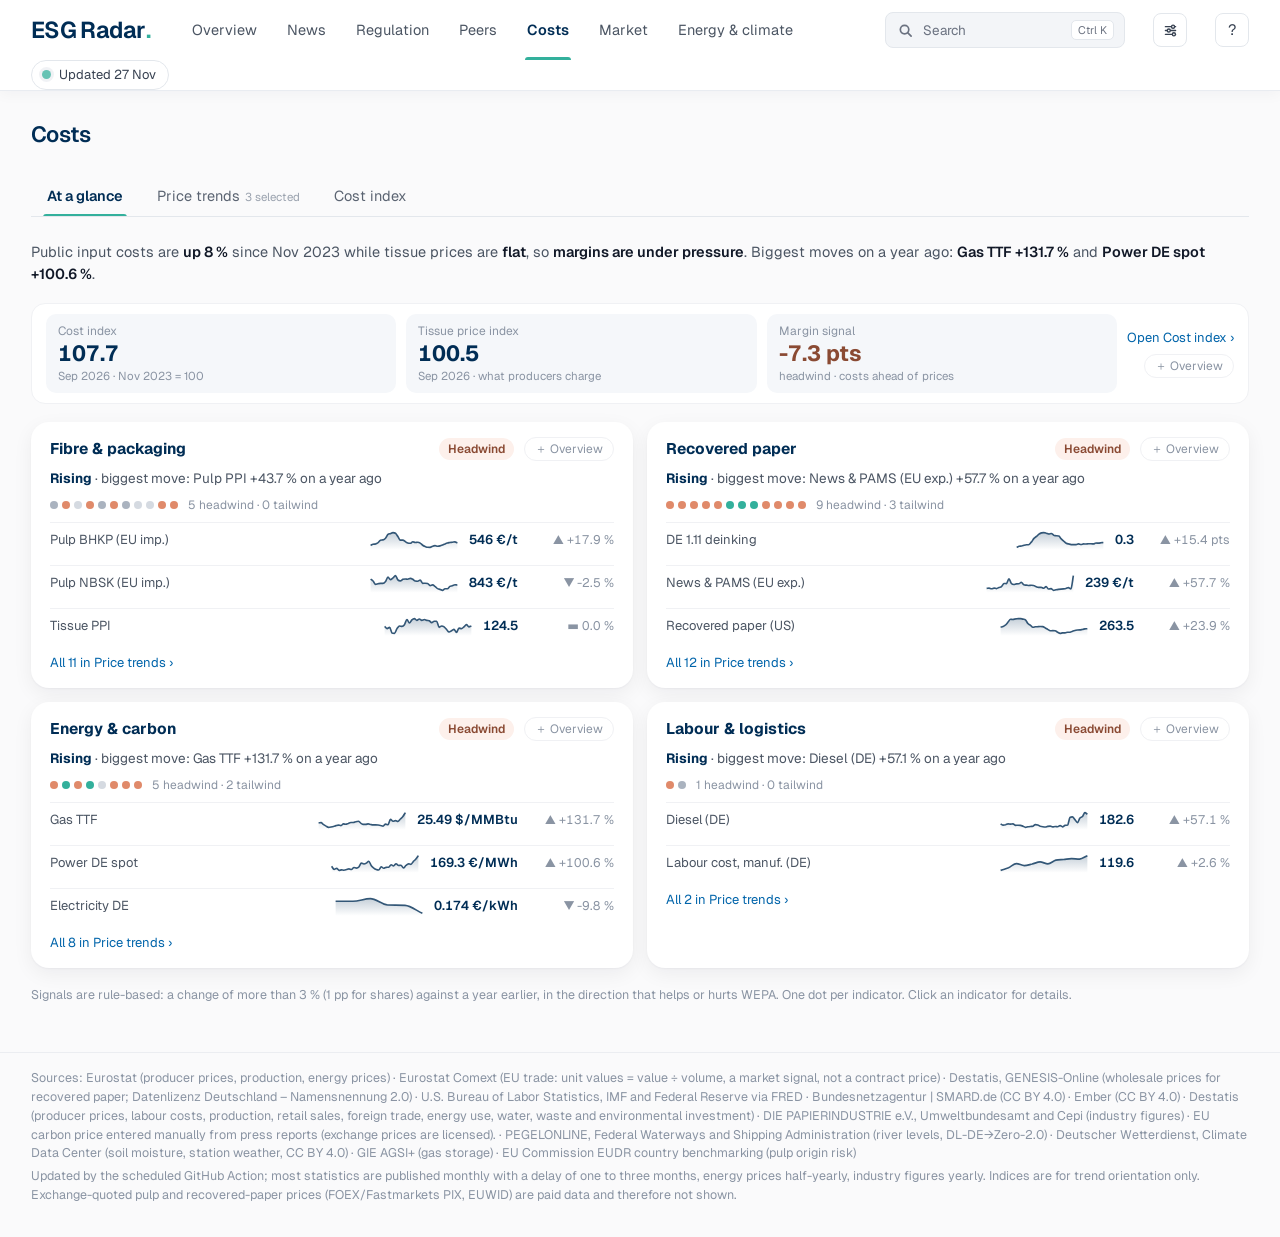
<file: costs.html>
<!doctype html>
<html lang="en">
<head>
<meta charset="utf-8">
<script src="assets/theme.js?v=20261110h"></script>
<script src="assets/look.js?v=20261110h"></script>
<meta name="viewport" content="width=device-width, initial-scale=1">
<title>Costs – ESG Radar</title>
<link rel="icon" id="favicon" href="data:image/svg+xml,%3Csvg xmlns=%22http://www.w3.org/2000/svg%22 viewBox=%220 0 64 64%22%3E%3Crect width=%2264%22 height=%2264%22 rx=%2214%22 fill=%22%23002d55%22/%3E%3Cg fill=%22none%22 stroke-linecap=%22round%22 stroke-width=%226%22%3E%3Cpath d=%22M13 39a12 12 0 0 1 12 12%22 stroke=%22%2333b09c%22/%3E%3Cpath d=%22M13 26a25 25 0 0 1 25 25%22 stroke=%22%2396d2dc%22/%3E%3Cpath d=%22M13 13a38 38 0 0 1 38 38%22 stroke=%22%23fff%22/%3E%3C/g%3E%3Ccircle cx=%2213%22 cy=%2251%22 r=%224.5%22 fill=%22%23fff%22/%3E%3C/svg%3E">
<link rel="preconnect" href="https://fonts.googleapis.com">
<link rel="preconnect" href="https://fonts.gstatic.com" crossorigin>
<link rel="stylesheet" href="https://fonts.googleapis.com/css2?family=Geist:wght@400..700&display=swap">
<link rel="stylesheet" href="assets/side.css?v=20261110h">
<link rel="stylesheet" href="assets/market.css?v=20261110h">
<script src="assets/status.js?v=20261110h" defer></script>
<link rel="stylesheet" href="assets/theme.css?v=20261110h">
<script src="assets/colresize.js?v=20261110h" defer></script>
</head>
<body data-mpage="costs">
<header>
  <div class="wrap">
    <a class="brand" href="./">
      <h1>ESG Radar<span class="brand-dot" aria-hidden="true">.</span></h1>
    </a>
    <nav class="nav" aria-label="Pages"><a href="./" data-page="overview">Overview</a><a href="news.html" data-page="radar">News</a><a href="regulation.html" data-page="regulation">Regulation</a><a href="peers.html" data-page="peers">Peers</a><a href="costs.html" aria-current="page" data-page="costs">Costs</a><a href="market.html" data-page="market">Market</a><a href="energy.html" data-page="energy">Energy &amp; climate</a></nav>
    <span class="meta" id="meta">Loading…</span>
  </div>
</header>
<main class="wrap layout no-side">
  <div class="content">
    <div class="intro">
      <h2 id="title">Costs</h2>
    </div>
    <div class="ptabs" role="tablist" id="tabs" aria-label="Costs sections"></div>
    <div class="fbar" id="mbar" hidden></div>
    <div class="tabp" id="tab-cmp" role="tabpanel">
    <section class="panel cmp" aria-labelledby="cmp-title">
      <div class="cmp-head">
        <h3 id="cmp-title">Trends</h3>
        <span class="hint" id="cmp-hint">Index · first month of the period = 100</span>
        <span class="gran" id="gran" role="group" aria-label="Time axis"></span>
        <div class="legend" id="legend"></div>
      </div>
      <div class="chart" id="chart"></div>
      <button class="table-toggle" id="tbl-btn" type="button" aria-expanded="false">Show as table</button>
      <div class="dtable" id="dtable" hidden></div>
    </section>
    <div id="cmp-tiles" style="display:flex;flex-direction:column;gap:22px"></div>
    </div>
    <div class="tabp" id="groups" role="tabpanel" hidden></div>
  </div>
</main>
<footer><div class="wrap">
  <p>Sources: Eurostat (producer prices, production, energy prices) · Eurostat Comext (EU trade: unit values = value ÷ volume, a market signal, not a contract price) · Destatis, GENESIS-Online (wholesale prices for recovered paper; Datenlizenz Deutschland – Namensnennung 2.0) · U.S. Bureau of Labor Statistics, IMF and Federal Reserve via FRED · Bundesnetzagentur | SMARD.de (CC BY 4.0) · Ember (CC BY 4.0) · Destatis (producer prices, labour costs, production, retail sales, foreign trade, energy use, water, waste and environmental investment) · DIE PAPIERINDUSTRIE e.V., Umweltbundesamt and Cepi (industry figures) · EU carbon price entered manually from press reports (exchange prices are licensed). · PEGELONLINE, Federal Waterways and Shipping Administration (river levels, DL-DE→Zero-2.0) · Deutscher Wetterdienst, Climate Data Center (soil moisture, station weather, CC BY 4.0) · GIE AGSI+ (gas storage) · EU Commission EUDR country benchmarking (pulp origin risk)</p>
  <p>Updated by the scheduled GitHub Action; most statistics are published monthly with a delay of one to three months, energy prices half-yearly, industry figures yearly. Indices are for trend orientation only. Exchange-quoted pulp and recovered-paper prices (FOEX/Fastmarkets PIX, EUWID) are paid data and therefore not shown.</p>
</div></footer>

<dialog class="gdlg" id="gdlg" aria-labelledby="gd-title">
  <div class="gd-head"><div><h3 id="gd-title"></h3><p id="gd-sub"></p></div><button type="button" class="gd-x" id="gd-x" aria-label="Close">×</button></div>
  <div class="gd-body" id="gd-body"></div>
</dialog>
<script src="assets/side.js?v=20261110h"></script>
<script src="assets/carbon.js?v=20261110h"></script>
<script src="assets/filters.js?v=20261110h"></script>
<script src="assets/market.js?v=20261110h"></script>
<script src="assets/search.js?v=20261110h" defer></script>
<script src="assets/guide.js?v=20261110h" defer></script>
</body>
</html>
</file>
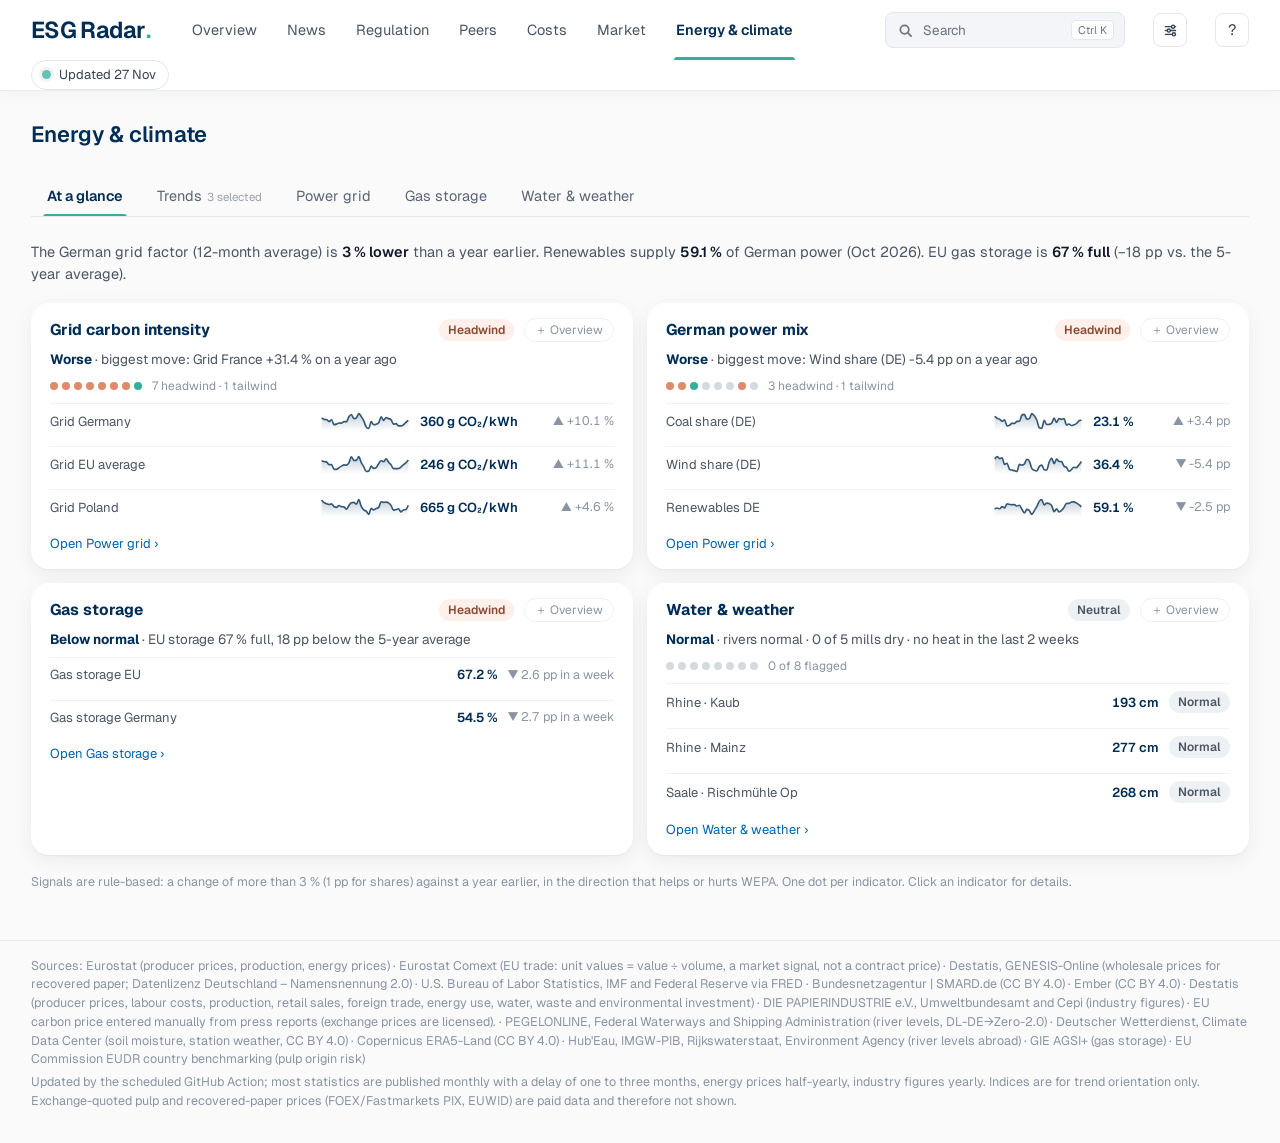
<file: energy.html>
<!doctype html>
<html lang="en">
<head>
<meta charset="utf-8">
<script src="assets/theme.js?v=20261110h"></script>
<script src="assets/look.js?v=20261110h"></script>
<meta name="viewport" content="width=device-width, initial-scale=1">
<title>Energy & climate – ESG Radar</title>
<link rel="icon" id="favicon" href="data:image/svg+xml,%3Csvg xmlns=%22http://www.w3.org/2000/svg%22 viewBox=%220 0 64 64%22%3E%3Crect width=%2264%22 height=%2264%22 rx=%2214%22 fill=%22%23002d55%22/%3E%3Cg fill=%22none%22 stroke-linecap=%22round%22 stroke-width=%226%22%3E%3Cpath d=%22M13 39a12 12 0 0 1 12 12%22 stroke=%22%2333b09c%22/%3E%3Cpath d=%22M13 26a25 25 0 0 1 25 25%22 stroke=%22%2396d2dc%22/%3E%3Cpath d=%22M13 13a38 38 0 0 1 38 38%22 stroke=%22%23fff%22/%3E%3C/g%3E%3Ccircle cx=%2213%22 cy=%2251%22 r=%224.5%22 fill=%22%23fff%22/%3E%3C/svg%3E">
<link rel="preconnect" href="https://fonts.googleapis.com">
<link rel="preconnect" href="https://fonts.gstatic.com" crossorigin>
<link rel="stylesheet" href="https://fonts.googleapis.com/css2?family=Geist:wght@400..700&display=swap">
<link rel="stylesheet" href="assets/side.css?v=20261110h">
<link rel="stylesheet" href="assets/market.css?v=20261110h">
<script src="assets/status.js?v=20261110h" defer></script>
<link rel="stylesheet" href="assets/theme.css?v=20261110h">
<script src="assets/colresize.js?v=20261110h" defer></script>
</head>
<body data-mpage="energy">
<header>
  <div class="wrap">
    <a class="brand" href="./">
      <h1>ESG Radar<span class="brand-dot" aria-hidden="true">.</span></h1>
    </a>
    <nav class="nav" aria-label="Pages"><a href="./" data-page="overview">Overview</a><a href="news.html" data-page="radar">News</a><a href="regulation.html" data-page="regulation">Regulation</a><a href="peers.html" data-page="peers">Peers</a><a href="costs.html" data-page="costs">Costs</a><a href="market.html" data-page="market">Market</a><a href="energy.html" aria-current="page" data-page="energy">Energy &amp; climate</a></nav>
    <span class="meta" id="meta">Loading…</span>
  </div>
</header>
<main class="wrap layout no-side">
  <div class="content">
    <div class="intro">
      <h2 id="title">Energy &amp; climate</h2>
    </div>
    <div class="ptabs" role="tablist" id="tabs" aria-label="Energy &amp; climate sections"></div>
    <div class="fbar" id="mbar" hidden></div>
    <div class="tabp" id="tab-cmp" role="tabpanel">
    <section class="panel cmp" aria-labelledby="cmp-title">
      <div class="cmp-head">
        <h3 id="cmp-title">Trends</h3>
        <span class="hint" id="cmp-hint">Index · first month of the period = 100</span>
        <span class="gran" id="gran" role="group" aria-label="Time axis"></span>
        <div class="legend" id="legend"></div>
      </div>
      <div class="chart" id="chart"></div>
      <button class="table-toggle" id="tbl-btn" type="button" aria-expanded="false">Show as table</button>
      <div class="dtable" id="dtable" hidden></div>
    </section>
    <div id="cmp-tiles" style="display:flex;flex-direction:column;gap:22px"></div>
    </div>
    <div class="tabp" id="groups" role="tabpanel" hidden></div>
  </div>
</main>
<footer><div class="wrap">
  <p>Sources: Eurostat (producer prices, production, energy prices) · Eurostat Comext (EU trade: unit values = value ÷ volume, a market signal, not a contract price) · Destatis, GENESIS-Online (wholesale prices for recovered paper; Datenlizenz Deutschland – Namensnennung 2.0) · U.S. Bureau of Labor Statistics, IMF and Federal Reserve via FRED · Bundesnetzagentur | SMARD.de (CC BY 4.0) · Ember (CC BY 4.0) · Destatis (producer prices, labour costs, production, retail sales, foreign trade, energy use, water, waste and environmental investment) · DIE PAPIERINDUSTRIE e.V., Umweltbundesamt and Cepi (industry figures) · EU carbon price entered manually from press reports (exchange prices are licensed). · PEGELONLINE, Federal Waterways and Shipping Administration (river levels, DL-DE→Zero-2.0) · Deutscher Wetterdienst, Climate Data Center (soil moisture, station weather, CC BY 4.0) · Copernicus ERA5-Land (CC BY 4.0) · Hub'Eau, IMGW-PIB, Rijkswaterstaat, Environment Agency (river levels abroad) · GIE AGSI+ (gas storage) · EU Commission EUDR country benchmarking (pulp origin risk)</p>
  <p>Updated by the scheduled GitHub Action; most statistics are published monthly with a delay of one to three months, energy prices half-yearly, industry figures yearly. Indices are for trend orientation only. Exchange-quoted pulp and recovered-paper prices (FOEX/Fastmarkets PIX, EUWID) are paid data and therefore not shown.</p>
</div></footer>

<dialog class="gdlg" id="gdlg" aria-labelledby="gd-title">
  <div class="gd-head"><div><h3 id="gd-title"></h3><p id="gd-sub"></p></div><button type="button" class="gd-x" id="gd-x" aria-label="Close">×</button></div>
  <div class="gd-body" id="gd-body"></div>
</dialog>
<script src="assets/side.js?v=20261110h"></script>
<script src="assets/carbon.js?v=20261110h"></script>
<script src="assets/filters.js?v=20261110h"></script>
<script src="assets/market.js?v=20261110h"></script>
<script src="assets/search.js?v=20261110h" defer></script>
<script src="assets/guide.js?v=20261110h" defer></script>
</body>
</html>
</file>
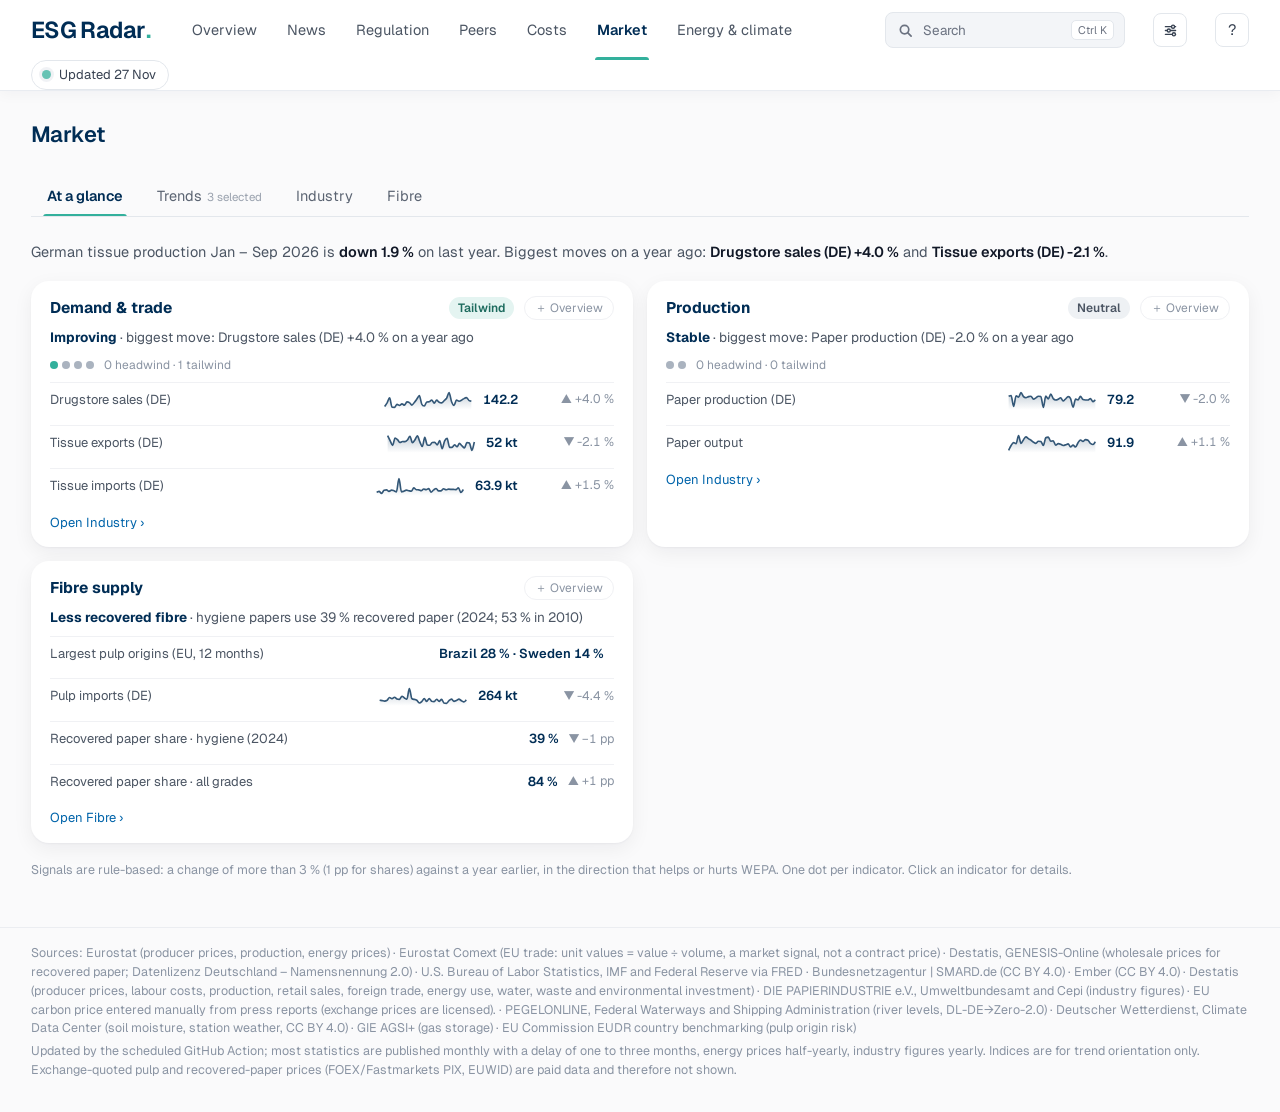
<file: market.html>
<!doctype html>
<html lang="en">
<head>
<meta charset="utf-8">
<script src="assets/theme.js?v=20261110h"></script>
<script src="assets/look.js?v=20261110h"></script>
<meta name="viewport" content="width=device-width, initial-scale=1">
<title>Market – ESG Radar</title>
<link rel="icon" id="favicon" href="data:image/svg+xml,%3Csvg xmlns=%22http://www.w3.org/2000/svg%22 viewBox=%220 0 64 64%22%3E%3Crect width=%2264%22 height=%2264%22 rx=%2214%22 fill=%22%23002d55%22/%3E%3Cg fill=%22none%22 stroke-linecap=%22round%22 stroke-width=%226%22%3E%3Cpath d=%22M13 39a12 12 0 0 1 12 12%22 stroke=%22%2333b09c%22/%3E%3Cpath d=%22M13 26a25 25 0 0 1 25 25%22 stroke=%22%2396d2dc%22/%3E%3Cpath d=%22M13 13a38 38 0 0 1 38 38%22 stroke=%22%23fff%22/%3E%3C/g%3E%3Ccircle cx=%2213%22 cy=%2251%22 r=%224.5%22 fill=%22%23fff%22/%3E%3C/svg%3E">
<link rel="preconnect" href="https://fonts.googleapis.com">
<link rel="preconnect" href="https://fonts.gstatic.com" crossorigin>
<link rel="stylesheet" href="https://fonts.googleapis.com/css2?family=Geist:wght@400..700&display=swap">
<link rel="stylesheet" href="assets/side.css?v=20261110h">
<link rel="stylesheet" href="assets/market.css?v=20261110h">
<script src="assets/status.js?v=20261110h" defer></script>
<link rel="stylesheet" href="assets/theme.css?v=20261110h">
<script src="assets/colresize.js?v=20261110h" defer></script>
</head>
<body data-mpage="market">
<header>
  <div class="wrap">
    <a class="brand" href="./">
      <h1>ESG Radar<span class="brand-dot" aria-hidden="true">.</span></h1>
    </a>
    <nav class="nav" aria-label="Pages"><a href="./" data-page="overview">Overview</a><a href="news.html" data-page="radar">News</a><a href="regulation.html" data-page="regulation">Regulation</a><a href="peers.html" data-page="peers">Peers</a><a href="costs.html" data-page="costs">Costs</a><a href="market.html" aria-current="page" data-page="market">Market</a><a href="energy.html" data-page="energy">Energy &amp; climate</a></nav>
    <span class="meta" id="meta">Loading…</span>
  </div>
</header>
<main class="wrap layout no-side">
  <div class="content">
    <div class="intro">
      <h2 id="title">Market</h2>
    </div>
    <div class="ptabs" role="tablist" id="tabs" aria-label="Market sections"></div>
    <div class="fbar" id="mbar" hidden></div>
    <div class="tabp" id="tab-cmp" role="tabpanel">
    <section class="panel cmp" aria-labelledby="cmp-title">
      <div class="cmp-head">
        <h3 id="cmp-title">Trends</h3>
        <span class="hint" id="cmp-hint">Index · first month of the period = 100</span>
        <span class="gran" id="gran" role="group" aria-label="Time axis"></span>
        <div class="legend" id="legend"></div>
      </div>
      <div class="chart" id="chart"></div>
      <button class="table-toggle" id="tbl-btn" type="button" aria-expanded="false">Show as table</button>
      <div class="dtable" id="dtable" hidden></div>
    </section>
    <div id="cmp-tiles" style="display:flex;flex-direction:column;gap:22px"></div>
    </div>
    <div class="tabp" id="groups" role="tabpanel" hidden></div>
  </div>
</main>
<footer><div class="wrap">
  <p>Sources: Eurostat (producer prices, production, energy prices) · Eurostat Comext (EU trade: unit values = value ÷ volume, a market signal, not a contract price) · Destatis, GENESIS-Online (wholesale prices for recovered paper; Datenlizenz Deutschland – Namensnennung 2.0) · U.S. Bureau of Labor Statistics, IMF and Federal Reserve via FRED · Bundesnetzagentur | SMARD.de (CC BY 4.0) · Ember (CC BY 4.0) · Destatis (producer prices, labour costs, production, retail sales, foreign trade, energy use, water, waste and environmental investment) · DIE PAPIERINDUSTRIE e.V., Umweltbundesamt and Cepi (industry figures) · EU carbon price entered manually from press reports (exchange prices are licensed). · PEGELONLINE, Federal Waterways and Shipping Administration (river levels, DL-DE→Zero-2.0) · Deutscher Wetterdienst, Climate Data Center (soil moisture, station weather, CC BY 4.0) · GIE AGSI+ (gas storage) · EU Commission EUDR country benchmarking (pulp origin risk)</p>
  <p>Updated by the scheduled GitHub Action; most statistics are published monthly with a delay of one to three months, energy prices half-yearly, industry figures yearly. Indices are for trend orientation only. Exchange-quoted pulp and recovered-paper prices (FOEX/Fastmarkets PIX, EUWID) are paid data and therefore not shown.</p>
</div></footer>

<dialog class="gdlg" id="gdlg" aria-labelledby="gd-title">
  <div class="gd-head"><div><h3 id="gd-title"></h3><p id="gd-sub"></p></div><button type="button" class="gd-x" id="gd-x" aria-label="Close">×</button></div>
  <div class="gd-body" id="gd-body"></div>
</dialog>
<script src="assets/side.js?v=20261110h"></script>
<script src="assets/carbon.js?v=20261110h"></script>
<script src="assets/filters.js?v=20261110h"></script>
<script src="assets/market.js?v=20261110h"></script>
<script src="assets/search.js?v=20261110h" defer></script>
<script src="assets/guide.js?v=20261110h" defer></script>
</body>
</html>
</file>
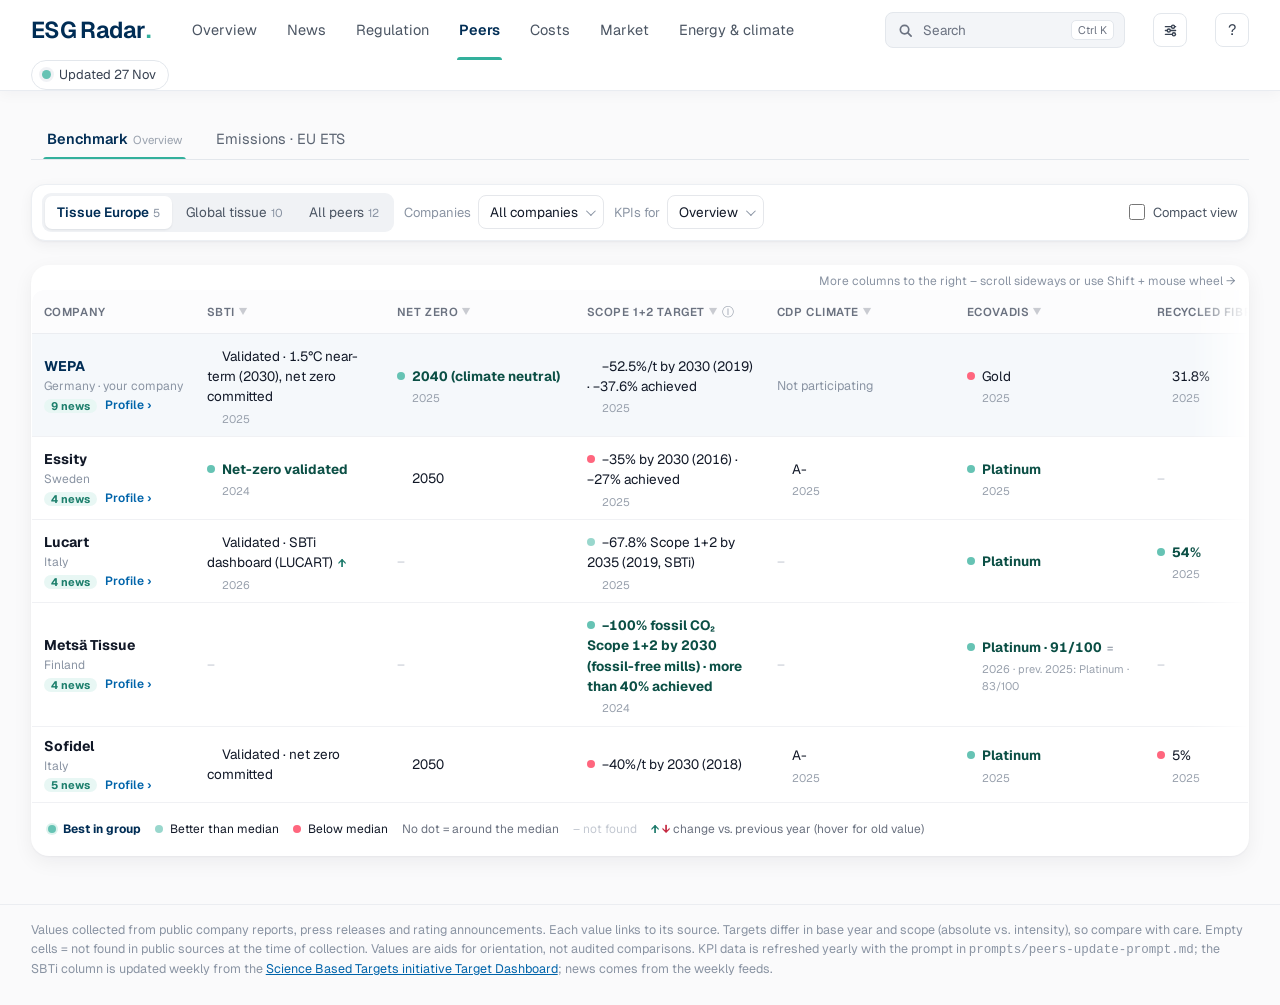
<file: peers.html>
<!doctype html>
<html lang="en">
<head>
<meta charset="utf-8">
<script src="assets/theme.js?v=20261110h"></script>
<script src="assets/look.js?v=20261110h"></script>
<meta name="viewport" content="width=device-width, initial-scale=1">
<title>Peers – ESG Radar</title>
<link rel="icon" id="favicon" href="data:image/svg+xml,%3Csvg xmlns=%22http://www.w3.org/2000/svg%22 viewBox=%220 0 64 64%22%3E%3Crect width=%2264%22 height=%2264%22 rx=%2214%22 fill=%22%23002d55%22/%3E%3Cg fill=%22none%22 stroke-linecap=%22round%22 stroke-width=%226%22%3E%3Cpath d=%22M13 39a12 12 0 0 1 12 12%22 stroke=%22%2333b09c%22/%3E%3Cpath d=%22M13 26a25 25 0 0 1 25 25%22 stroke=%22%2396d2dc%22/%3E%3Cpath d=%22M13 13a38 38 0 0 1 38 38%22 stroke=%22%23fff%22/%3E%3C/g%3E%3Ccircle cx=%2213%22 cy=%2251%22 r=%224.5%22 fill=%22%23fff%22/%3E%3C/svg%3E">
<link rel="preconnect" href="https://fonts.googleapis.com">
<link rel="preconnect" href="https://fonts.gstatic.com" crossorigin>
<link rel="stylesheet" href="https://fonts.googleapis.com/css2?family=Geist:wght@400..700&display=swap">
<link rel="stylesheet" href="assets/side.css?v=20261110h">
<style>
  :root {
    --blue-900: var(--d-002d55-text, #002d55);
    --blue-700: var(--d-0f4c9c-text, #0f4c9c);
    --blue-500: #1f6fd1;
    --blue-100: var(--d-e6eef9-bg, #e6eef9);
    --blue-50:  var(--d-f3f7fc-bg, #f3f7fc);
    --wepa: var(--d-002d55-text, #002d55);
    --red: #FF667E;
    --red-text: var(--d-c42840-text, #c42840);
    --green: #66C3B4;
    --green-ink: var(--d-0d3d35-text, #0d3d35);
    --green-50: var(--d-e4f4f1-bg, #e4f4f1);
    --green-text: var(--d-1d6b5e-text, #1d6b5e);
    --ink: var(--d-111827-text, #111827);
    --ink-2: var(--d-4b5563-text, #4b5563);
    --ink-3: var(--d-8a94a3-text, #8a94a3);
    --line: var(--d-ebedf1-border, #ebedf1);
    --line-2: var(--d-f0f1f4-border, #f0f1f4);
    --bg: var(--d-fafafb-page, #fafafb);
    --font: "Geist", Aptos, "Segoe UI", system-ui, -apple-system, sans-serif;
  }
  * { box-sizing: border-box; }
  html, body { margin: 0; background: var(--bg); color: var(--ink); font-family: var(--font); font-size: 15px; line-height: 1.5; -webkit-font-smoothing: antialiased; }
  a { color: var(--blue-700); }
  button { font: inherit; }
  .wrap { max-width: 1760px; margin: 0 auto; padding: 0 clamp(16px, 3vw, 48px); }
  .num { font-variant-numeric: tabular-nums; }

  header { background: #fff; border-bottom: 1px solid var(--line); }
  header .wrap { display: flex; flex-wrap: wrap; align-items: center; gap: 8px 28px; padding-top: 16px; padding-bottom: 16px; }
  .brand { display: flex; align-items: center; gap: 12px; text-decoration: none; }
  .brand svg { width: 34px; height: 34px; flex: none; filter: drop-shadow(0 2px 4px rgba(0, 45, 85, .14)); }
  .brand h1 { margin: 0; font-size: 18px; font-weight: 600; color: var(--blue-900); letter-spacing: -.01em; }
  .nav { display: flex; gap: 4px; }
  .nav a { font-size: 14px; color: var(--ink-2); text-decoration: none; padding: 6px 12px; border-radius: 8px; }
  .nav a:hover { background: var(--d-f3f4f6-bg, #f3f4f6); }
  .nav a[aria-current="page"] { color: var(--blue-900); font-weight: 600; background: var(--d-eceef1-bg, #eceef1); }
  .meta { margin-left: auto; font-size: 13px; color: var(--ink-3); }

  main.wrap { padding-top: 28px; padding-bottom: 48px; display: flex; flex-direction: column; gap: 24px; }
  .intro h2 { margin: 0; font-size: 22px; font-weight: 600; color: var(--blue-900); letter-spacing: -.01em; }
  .intro p { margin: 4px 0 0; font-size: 13.5px; color: var(--ink-2); }
  .cap { margin: 0; font-size: 12px; font-weight: 600; letter-spacing: .06em; text-transform: uppercase; color: var(--d-6b7280-text, #6b7280); }

  .controls { display: flex; flex-wrap: wrap; align-items: center; gap: 10px 16px; }
  .controls label { font-size: 13px; color: var(--d-6b7280-text, #6b7280); }
  .seg { display: inline-flex; flex-wrap: wrap; gap: 2px; background: var(--d-f0f2f5-bg, #f0f2f5); border-radius: 9px; padding: 3px; }
  .seg[hidden] { display: none; }
  .seg button { border: 0; background: none; cursor: pointer; font-size: 13.5px; color: var(--ink-2); padding: 6px 12px; border-radius: 7px; }
  .seg button[aria-pressed="true"] { background: var(--d-fff-bg, #fff); color: var(--blue-900); font-weight: 600; box-shadow: 0 1px 2px rgba(16, 24, 40, .08); }

  .panel { background: var(--d-fff-bg, #fff); border: 1px solid var(--line); border-radius: 12px; }
  .tbl-wrap { overflow-x: auto; }
  /* benchmark table: header row and company column stay in place; cells tinted by rating (heatmap) */
  #tab-bench .tbl-wrap { max-height: calc(100vh - 150px); overflow: auto; border-radius: 12px 12px 0 0; }
  #tbl thead th { position: sticky; top: 0; z-index: 3; }
  /* long values wrap inside a column instead of making the table very wide; a soft fade shows when more columns sit to the right */
  #tab-bench:not(.compact) #tbl td:not(.co) { min-width: 190px; }
  #tab-bench:not(.compact) #tbl td:not(.co) .v { display: inline-block; max-width: 270px; white-space: normal; }
  .tbl-wrap.sc-r { -webkit-mask-image: linear-gradient(to right, #000 calc(100% - 56px), transparent); mask-image: linear-gradient(to right, #000 calc(100% - 56px), transparent); }
  .sc-hint { font-size: 12px; color: var(--ink-3); text-align: right; padding: 6px 12px 0; }
  #tbl thead th:first-child { z-index: 4; }
  /* ratings as a small dot + text colour (no filled cells); around the median = no dot */
  #tbl .v.mid::before { background: transparent; }
  #tbl .v.best { color: var(--d-0b4f45-text, #0b4f45); }
  tr.us td.co b { color: var(--wepa); }
  .peers-legend .sw, .legend .sw { display: inline-flex; align-items: center; gap: 6px; }
  .peers-legend .sw i, .legend .sw i { width: 14px; height: 14px; border-radius: 4px; border: 1px solid rgba(0, 0, 0, .06); }
  /* Compact view: one short line per value (e.g. "Validated", "−52.5% by 2030", "2040"), no year line, no country, tighter rows.
     The full text stays in the hover text and in the profile. */
  #tbl .t-short { display: none; }
  .compact #tbl .t-short { display: inline; }
  .compact #tbl .t-full { display: none; }
  .compact #tbl td { padding-top: 4px; padding-bottom: 4px; }
  .compact #tbl .yr, .compact #tbl td.co small { display: none; }
  .compact #tbl .v { max-width: 160px; white-space: nowrap; overflow: hidden; text-overflow: ellipsis; display: inline-block; vertical-align: middle; }
  .lead-row { display: flex; align-items: center; gap: 10px 16px; flex-wrap: wrap; }
  .lead-row .tab-lead { flex: 1; margin: 0; }
  .tgl { display: inline-flex; align-items: center; gap: 8px; font-size: 13px; color: var(--ink-2); cursor: pointer; user-select: none; }
  .tgl input { width: 16px; height: 16px; accent-color: #33b09c; margin: 0; }
  table { width: 100%; border-collapse: separate; border-spacing: 0; font-size: 13.5px; }
  th { text-align: left; font-size: 11.5px; font-weight: 600; letter-spacing: .05em; text-transform: uppercase; color: var(--d-6b7280-text, #6b7280); padding: 0; border-bottom: 1px solid var(--line); white-space: nowrap; background: var(--d-fcfcfd-bg, #fcfcfd); }
  th:first-child { border-top-left-radius: 12px; }
  th:last-child { border-top-right-radius: 12px; }
  th button { all: unset; display: inline-flex; align-items: center; gap: 4px; padding: 13px 12px; cursor: pointer; }
  th button:focus-visible { outline: 2px solid var(--blue-500); }
  th .arrow { opacity: .35; font-size: 10px; }
  th[aria-sort="ascending"] .arrow, th[aria-sort="descending"] .arrow { opacity: 1; color: var(--blue-700); }
  th .info { cursor: help; font-weight: 400; color: var(--d-9aa2ae-text, #9aa2ae); }
  td { padding: 9px 12px; border-bottom: 1px solid var(--line-2); vertical-align: middle; }
  tbody tr:last-child td { border-bottom: 0; }
  td.co { position: sticky; left: 0; z-index: 1; background: var(--d-fff-bg, #fff); min-width: 150px; white-space: nowrap; }
  th:first-child { position: sticky; left: 0; z-index: 2; }
  td.co b { display: block; font-size: 14px; }
  td.co small { display: block; font-size: 12px; color: var(--ink-3); }
  tr.us td { background: var(--d-f5f8fb-bg, #f5f8fb); }
  /* Option C: dot markers */
  .v { display: inline-flex; align-items: center; gap: 7px; padding: 3px 0; text-decoration: none; color: var(--d-111827-text, #111827); white-space: nowrap; font-variant-numeric: tabular-nums; }
  .v::before { content: ""; width: 8px; height: 8px; border-radius: 50%; flex: none; background: var(--d-e1e4e8-bg, #e1e4e8); }
  a.v:hover { text-decoration: underline; }
  .v.best { font-weight: 700; color: var(--wepa); }
  .v.best::before { background: #66C3B4; box-shadow: 0 0 0 2px var(--d-dcf2ed-border, #dcf2ed); }
  .v.good::before { background: #99D7CD; }
  .v.weak::before { background: #FF667E; }
  .v.plain { padding: 3px 0; color: var(--d-374151-text, #374151); white-space: normal; max-width: 320px; display: inline-block; }
  .v.plain::before { display: none; }
  .yr { display: block; font-size: 11px; color: var(--d-9aa2ae-text, #9aa2ae); margin-top: 1px; padding-left: 15px; }
  .v.plain + .yr { padding-left: 0; }
  .na { color: #c4c9d2; }
  .na-text { font-size: 12.5px; color: var(--ink-3); white-space: nowrap; }
  .legend { display: flex; flex-wrap: wrap; gap: 8px 14px; align-items: center; padding: 14px 16px; border-top: 1px solid var(--line-2); font-size: 12px; color: var(--d-6b7280-text, #6b7280); }
  .legend .v { font-size: 12px; }
  .legend .note { margin-left: auto; max-width: 620px; }
  .peers-legend { align-items: flex-start; }
  .peers-legend .v { font-size: 12.5px; }
  .peers-legend > span { display: flex; align-items: center; gap: 4px; }

  .profiles { display: grid; grid-template-columns: repeat(auto-fill, minmax(min(100%, 300px), 1fr)); gap: 14px; align-items: stretch; }
  .pcard .news { margin-top: auto; padding-top: 4px; }
  main.wrap > * { min-width: 0; }
  .pcard { min-width: 0; overflow-wrap: anywhere; background: var(--d-fff-bg, #fff); border: 1px solid var(--line); border-radius: 12px; padding: 16px; display: flex; flex-direction: column; gap: 12px; }
  .ph { display: flex; justify-content: space-between; align-items: baseline; gap: 10px; }
  .ph b { font-size: 16px; }
  .ph span { font-size: 12px; color: var(--ink-3); text-align: right; }
  .chips { display: flex; flex-wrap: wrap; gap: 6px; }
  .chips .v { font-size: 12.5px; white-space: normal; background: var(--d-f5f6f8-bg, #f5f6f8); border-radius: 6px; padding: 3px 9px; }
  .chips .v { display: inline-block; }
  .chips .v::before { display: inline-block; vertical-align: 1px; margin-right: 6px; }
  .chips .v i { font-style: normal; opacity: .75; margin-right: 4px; }
  .pcard ul { margin: 4px 0 0; padding: 0; list-style: none; display: flex; flex-direction: column; gap: 5px; font-size: 13px; color: var(--d-374151-text, #374151); }
  .pcard ul li { padding-left: 12px; position: relative; }
  .pcard ul li::before { content: ""; position: absolute; left: 0; top: .6em; width: 4px; height: 4px; border-radius: 50%; background: #b4bac4; }
  .pcard .news a { text-decoration: none; color: var(--ink); }
  .pcard .news a:hover { color: var(--blue-700); }
  .pcard .news small { color: var(--ink-3); }
  .muted { color: var(--ink-3); font-size: 13px; }
  /* Trends */
  .tr { font-size: 11.5px; font-weight: 700; margin-left: 5px; }
  .tr.up { color: var(--d-1d7a6b-text, #1d7a6b); } .tr.dn { color: var(--d-c42840-text, #c42840); } .tr.eq { color: var(--d-9aa2ae-text, #9aa2ae); font-weight: 600; }
  /* Profile → history pop-up */
  .pcard { cursor: pointer; transition: border-color .15s, box-shadow .15s; }
  .pcard:hover { border-color: var(--d-cfd8e3-border, #cfd8e3); box-shadow: 0 4px 16px rgba(0, 45, 85, .06); }
  .pcard .more { align-self: flex-start; border: 0; background: none; padding: 0; color: var(--blue-700); font-size: 13px; font-weight: 600; cursor: pointer; }
  dialog.dlg { width: min(860px, calc(100vw - 32px)); max-height: calc(100vh - 48px); border: 0; border-radius: 16px; padding: 0; box-shadow: 0 24px 64px rgba(0, 20, 50, .25); color: var(--ink); }
  dialog.dlg::backdrop { background: rgba(0, 20, 45, .35); }
  .dlg-head { position: sticky; top: 0; z-index: 1; background: var(--d-fff-bg, #fff); display: flex; align-items: flex-start; justify-content: space-between; gap: 12px; padding: 20px 24px 14px; border-bottom: 1px solid var(--line-2); }
  .dlg-head h3 { margin: 0; font-size: 20px; color: var(--blue-900); }
  .dlg-head p { margin: 2px 0 0; font-size: 13px; color: var(--ink-3); }
  .dlg-x { border: 0; background: var(--d-f0f2f5-bg, #f0f2f5); width: 32px; height: 32px; border-radius: 8px; font-size: 18px; cursor: pointer; color: var(--d-4b5563-text, #4b5563); flex: none; }
  .dlg-body { padding: 16px 24px 24px; display: flex; flex-direction: column; gap: 18px; }
  .hrow { display: grid; grid-template-columns: 180px minmax(0, 1fr); gap: 12px; align-items: center; padding: 8px 0; border-bottom: 1px solid var(--line-2); font-size: 13px; }
  .hrow > span:first-child { color: var(--d-4b5563-text, #4b5563); }
  .steps { display: flex; align-items: center; flex-wrap: wrap; gap: 4px 0; }
  .st { display: flex; flex-direction: column; align-items: flex-start; font-size: 13px; color: var(--d-111827-text, #111827); padding-right: 6px; text-decoration: none; }
  .st small { font-size: 11px; color: var(--d-9aa2ae-text, #9aa2ae); font-weight: 400; }
  .st.cur { font-weight: 600; color: var(--blue-900); }
  .ln { width: 22px; height: 2px; background: var(--d-d7dbe2-bg, #d7dbe2); margin: 0 8px 14px 0; }
  .dlg .grp { margin: 6px 0 2px; }
  @media (max-width: 600px) { .hrow { grid-template-columns: 1fr; gap: 4px; } }
  .dlg-head { padding-bottom: 0 !important; display: block !important; }
  .dlg-ht { display: flex; justify-content: space-between; align-items: flex-start; gap: 12px; }
  .dlg-hl #dlg-tabs { margin: 12px -8px 0; border-bottom: 0; }
  /* fixed size: switching tabs in the full profile does not resize the pop-up; the body scrolls */
  #dlg[open] { display: flex; flex-direction: column; height: min(760px, calc(100vh - 48px)); overflow: hidden; }
  #dlg .dlg-head { flex: none; }
  #dlg .dlg-body { flex: 1 1 auto; min-height: 0; overflow-y: auto; }
  .tgt { display: grid; grid-template-columns: minmax(150px, 230px) minmax(0, 1fr) auto; gap: 12px; align-items: center; padding: 8px 0; border-bottom: 1px solid var(--line-2); font-size: 13px; }
  .tgt .pb { height: 8px; background: var(--d-eef1f4-bg, #eef1f4); border-radius: 4px; overflow: hidden; }
  .tgt .pb i { display: block; height: 100%; background: var(--wepa-green-soft, #33b09c); border-radius: 0 4px 4px 0; }
  .tgt b { font-weight: 600; font-variant-numeric: tabular-nums; white-space: nowrap; }
  .nlist { list-style: none; margin: 0; padding: 0; display: flex; flex-direction: column; }
  .nlist li { padding: 9px 0; border-bottom: 1px solid var(--line-2); font-size: 13.5px; display: flex; flex-direction: column; gap: 1px; }
  .nlist li a { color: var(--ink); text-decoration: none; }
  .nlist li a:hover { color: var(--blue-700); }
  .nlist li small { color: var(--ink-3); font-size: 12px; }
  /* C2 cards: name, three status chips, news count */
  .pcard { gap: 10px; padding: 14px 16px; }
  .pcard .nw { display: flex; align-items: center; gap: 8px; font-size: 12.5px; color: var(--ink-3); border-top: 1px solid var(--line-2); padding-top: 9px; margin-top: auto; }
  .pcard .badge { font-size: 11.5px; font-weight: 700; background: var(--d-e8f7f4-bg, #e8f7f4); color: var(--d-1d7f6c-text, #1d7f6c); border-radius: 10px; padding: 1px 8px; }
  .pcard .more { margin-left: auto; }
  /* WEPA: own row above the peers instead of a highlighted card */
  .pcard.us { grid-column: 1 / -1; flex-direction: row; flex-wrap: wrap; align-items: center; gap: 10px 22px; padding: 12px 16px; }
  .pcard.us .ph { flex-direction: column; align-items: flex-start; gap: 0; line-height: 1.25; min-width: 130px; }
  .pcard.us .ph small { font-size: 11px; letter-spacing: .06em; text-transform: uppercase; color: var(--ink-3); font-weight: 600; }
  .pcard.us .chips { flex: 1 1 260px; }
  .pcard.us .nw { border-top: 0; padding-top: 0; margin-top: 0; flex: none; }
  .profiles .pcap { grid-column: 1 / -1; margin: 4px 0 -6px; font-size: 11px; letter-spacing: .06em; text-transform: uppercase; color: var(--ink-3); font-weight: 600; }
  .error { padding: 28px; border: 1px dashed var(--line); border-radius: 12px; background: var(--d-fff-bg, #fff); }

  .ets { padding: 18px 20px 14px; display: flex; flex-direction: column; gap: 10px; }
  .ets-head { display: flex; flex-wrap: wrap; align-items: baseline; gap: 4px 14px; }
  .ets-head h3 { margin: 0; font-size: 15px; font-weight: 600; color: var(--blue-900); }
  .ets-head span { font-size: 12.5px; color: var(--ink-3); }
  .ets table td { padding: 8px 12px; }
  .ets th span { display: inline-block; padding: 11px 12px; }
  .ets .bar { display: flex; align-items: center; gap: 10px; min-width: 190px; }
  .ets .bar i { height: 10px; border-radius: 0 4px 4px 0; background: #6b8aa8; display: block; }
  .ets tr.us .bar i { background: var(--wepa); }
  .ets .bar b { font-weight: 600; font-variant-numeric: tabular-nums; min-width: 52px; }
  .ets .chg { font-variant-numeric: tabular-nums; white-space: nowrap; color: var(--ink-2); }
  .ets .chg .a { font-size: 10px; margin-right: 3px; }
  .ets svg.sp { width: 120px; height: 28px; display: block; }
  .ets .go { border: 0; background: none; color: var(--blue-700); cursor: pointer; font-size: 13px; white-space: nowrap; padding: 4px 0; }
  .ets tbody tr { cursor: pointer; }
  .ets tbody tr:hover td { background: var(--d-f7f9fb-bg, #f7f9fb); }
  .ets .foot { font-size: 12px; color: var(--ink-3); margin: 0; }
  .ets .star { color: var(--d-b07d00-text, #b07d00); cursor: help; }
  .sites { width: 100%; border-collapse: collapse; font-size: 13px; }
  .sites th, .sites td { padding: 7px 10px; border-bottom: 1px solid var(--line-2); text-align: right; white-space: nowrap; font-variant-numeric: tabular-nums; }
  .sites th:first-child, .sites td:first-child { text-align: left; white-space: normal; min-width: 220px; }
  .sites td small { display: block; color: var(--ink-3); font-size: 11.5px; }
  .es-t td, .es-t th { text-align: left !important; }
  .es-t td.num { text-align: right !important; }
  .es-pill { display: inline-block; font-size: 11.5px; font-weight: 600; padding: 2px 9px; border-radius: 999px; white-space: nowrap; }
  .es-pill.ok { background: var(--d-e3f4ef-bg, #e3f4ef); color: var(--d-0b6b58-text, #0b6b58); }
  .es-pill.miss { background: var(--cau-bg); color: var(--cau-ink); border: 1px solid var(--cau-line); }
  .es-pill.out { background: var(--d-eef1f5-bg, #eef1f5); color: var(--ink-2); }
  .es-t .cand { display: block; margin-top: 3px; color: var(--ink-3); font-size: 11.5px; white-space: normal; }
  .ets-wrapc { display: flex; flex-direction: column; gap: 14px; }
  .sites tr.tot td { font-weight: 600; border-top: 1px solid var(--line); background: var(--d-fafbfc-bg, #fafbfc); }
  .co-list { display: flex; flex-direction: column; gap: 1px; padding: 0 2px; }
  .co-item { display: flex; align-items: center; gap: 9px; border: 0; background: none; padding: 5px 8px; border-radius: 7px; font: inherit; font-size: 13px; color: var(--d-374151-text, #374151); cursor: pointer; text-align: left; }
  .co-item:hover:not(:disabled) { background: var(--d-f5f7f9-bg, #f5f7f9); }
  .co-item:disabled { cursor: default; color: var(--blue-900); font-weight: 600; }
  .co-item small { margin-left: auto; font-size: 11px; font-weight: 400; color: var(--d-9aa2ae-text, #9aa2ae); }
  .cbx { width: 15px; height: 15px; border-radius: 4px; border: 1.5px solid var(--d-c4ccd6-border, #c4ccd6); flex: none; display: grid; place-items: center; font-size: 10px; line-height: 1; color: #fff; box-sizing: border-box; }
  .cbx.on { border: 0; background: var(--wepa-mid, #0064aa); }
  .co-foot { display: flex; justify-content: space-between; align-items: center; margin: 6px 8px 2px; font-size: 11.5px; color: var(--d-9aa2ae-text, #9aa2ae); }
  .co-foot button { border: 0; background: none; color: var(--d-0064aa-text, #0064aa); font: inherit; font-size: 12px; cursor: pointer; padding: 0; }
  footer { border-top: 1px solid var(--line); padding: 16px 0 28px; font-size: 12.5px; color: var(--ink-3); }
  button:focus-visible, a:focus-visible { outline: 2px solid var(--blue-500); outline-offset: 2px; }
  @media (max-width: 720px) { .meta { margin-left: 0; width: 100%; } .legend .note { margin-left: 0; } }
  /* ---- update-28: filter bar, company cell links, shorter EU ETS tab ---- */
  .fbar { display: flex; flex-wrap: wrap; align-items: center; gap: 8px 10px; padding: 8px 10px; background: var(--d-fff-bg, #fff); border: 1px solid var(--d-eceff3-border, #eceff3); border-radius: 14px; box-shadow: 0 1px 2px rgba(16, 24, 40, .04), 0 4px 14px rgba(16, 24, 40, .05); }
  .fbar .fb-sp { flex: 1; }
  .fbar .seg button small { font-size: 11.5px; color: var(--ink-3); margin-left: 4px; font-weight: 400; }
  :root[data-theme="dark"] .fbar { box-shadow: none; }
  @media (prefers-color-scheme: dark) { :root:not([data-theme="light"]) .fbar { box-shadow: none; } }
  td.co .lk { display: flex; align-items: center; gap: 8px; margin-top: 3px; font-size: 12px; }
  td.co .lk .nb { font-size: 11px; font-weight: 700; background: var(--d-e8f7f4-bg, #e8f7f4); color: var(--d-1d7f6c-text, #1d7f6c); border-radius: 10px; padding: 0 7px; }
  td.co .lk button { border: 0; background: none; padding: 0; font: inherit; font-size: 12px; font-weight: 600; color: var(--blue-700); cursor: pointer; }
  td.co .lk button:hover { text-decoration: underline; }
  .compact #tbl td.co .lk { display: none; }
  .caution.short { align-items: center; }
  .caution.short b { display: inline; margin: 0 4px 0 0; font-size: 13.5px; }
  .caution.short details { margin-top: 4px; }
  .caution.short summary { cursor: pointer; font-weight: 600; font-size: 13px; width: max-content; }
  .es-chips { display: inline-flex; flex-wrap: wrap; gap: 6px; margin-left: auto; }
  .es-chips span { font-size: 12px; border-radius: 999px; padding: 1px 10px; background: var(--d-f3f5f8-bg, #f3f5f8); color: var(--ink-2); }
  .es-chips .ok { background: var(--d-e8f7f4-bg, #e8f7f4); color: var(--d-1d7f6c-text, #1d7f6c); font-weight: 600; }
  .es-chips .miss { background: var(--cau-bg, #fdf1e3); color: var(--cau-ink, #8a4b0f); font-weight: 600; }
  .es-sec { border-top: 1px solid var(--line-2); padding-top: 10px; }
  .es-sec > summary { cursor: pointer; font-size: 13.5px; font-weight: 600; color: var(--blue-900); }
  .es-sec table { margin-top: 6px; }
  .es-sec .cand2 { font-size: 12.5px; color: var(--ink-3); }
  .es-sec .cand2 abbr { text-decoration: underline dotted; cursor: help; }
  .es-chk { font-size: 11px; font-weight: 600; border-radius: 999px; padding: 0 7px; margin-left: 6px; background: var(--cau-bg, #fdf1e3); color: var(--cau-ink, #8a4b0f); cursor: help; }
  /* filter dropdowns use a span.v too: no rating dot there */
  .fdd .v { display: inline; padding: 0; white-space: nowrap; color: inherit; font-weight: inherit; }
  .fdd .v::before { display: none !important; }
  /* rating dot in the table also when the value wraps */
  #tbl .v::before { display: inline-block; vertical-align: 1px; margin-right: 7px; }
  #tbl .v.best::before { box-shadow: none; }
</style>
<script src="assets/status.js?v=20261110h" defer></script>
<link rel="stylesheet" href="assets/theme.css?v=20261110h">
<script src="assets/colresize.js?v=20261110h" defer></script>
</head>
<body>
<header>
  <div class="wrap">
    <a class="brand" href="./">
      <h1>ESG Radar<span class="brand-dot" aria-hidden="true">.</span></h1>
    </a>
    <nav class="nav" aria-label="Pages"><a href="./" data-page="overview">Overview</a><a href="news.html" data-page="radar">News</a><a href="regulation.html" data-page="regulation">Regulation</a><a href="peers.html" aria-current="page" data-page="peers">Peers</a><a href="costs.html" data-page="costs">Costs</a><a href="market.html" data-page="market">Market</a><a href="energy.html" data-page="energy">Energy &amp; climate</a></nav>
    <span class="meta" id="meta">Loading…</span>
  </div>
</header>

<main class="wrap layout no-side">
  <div class="content">
  <div class="ptabs" role="tablist" id="tabs" aria-label="Peers sections">
    <button type="button" role="tab" data-tab="bench" aria-controls="tab-bench">Benchmark</button>
    <button type="button" role="tab" data-tab="ets" aria-controls="tab-ets">Emissions · EU ETS</button>
  </div>

  <!-- one filter bar (as on News and Regulation): peer group, companies, KPI set, compact view -->
  <div class="fbar" role="group" aria-label="Filters">
    <div class="seg" role="group" aria-label="Peer group" id="grpseg"></div>
    <span id="codd" class="fdd-row"></span>
    <span id="kpidd" class="fdd-row"></span>
    <span class="fb-sp"></span>
    <label class="tgl" id="cmp-l"><input type="checkbox" id="compact"> Compact view</label>
  </div>

  <div class="tabp" id="tab-bench" role="tabpanel">
  <section class="panel" aria-label="Comparison table">
    <div class="tbl-wrap"><table id="tbl"></table></div>
    <div class="legend">
      <span class="v best">Best in group</span><span class="v good">Better than median</span><span class="v weak">Below median</span><span>No dot = around the median</span><span class="na">– not found</span><span><b class="tr up" style="margin:0">↑</b> <b class="tr dn" style="margin:0">↓</b> change vs. previous year (hover for old value)</span>
    </div>
  </section>

  </div>

  <div class="tabp" id="tab-ets" role="tabpanel" hidden>
  <div id="ets-caution"></div>
  <section class="panel ets" id="ets" aria-labelledby="ets-title">
    <div class="ets-head"><h3 id="ets-title">EU ETS verified emissions</h3><span id="ets-sub"></span></div>
    <div class="tbl-wrap"><table id="ets-tbl"></table></div>
    <p class="foot" id="ets-foot"></p>
  </section>
  <section class="panel ets" id="ets-sites" aria-labelledby="es-title" hidden>
    <div class="ets-head"><h3 id="es-title">WEPA sites · what the EU ETS data covers</h3><span id="es-sub"></span></div>
    <div class="tbl-wrap"><table class="sites es-t" id="es-tbl"></table></div>
    <p class="foot" id="es-foot"></p>
  </section>
  </div>
  </div>
</main>

<dialog class="dlg" id="dlg" aria-labelledby="dlg-title">
  <div class="dlg-head"><div class="dlg-hl"><div class="dlg-ht"><div><h3 id="dlg-title"></h3><p id="dlg-sub"></p></div><button type="button" class="dlg-x" id="dlg-x" aria-label="Close">×</button></div><div class="ptabs sm" role="tablist" id="dlg-tabs"></div></div></div>
  <div class="dlg-body" id="dlg-body"></div>
</dialog>

<script src="assets/side.js?v=20261110h"></script>
<script src="assets/filters.js?v=20261110h"></script>
<footer><div class="wrap"><span id="note"></span>Values are aids for orientation, not audited comparisons. KPI data is refreshed yearly with the prompt in <code>prompts/peers-update-prompt.md</code>; the SBTi column is updated weekly from the <a href="https://sciencebasedtargets.org/target-dashboard" target="_blank" rel="noopener">Science Based Targets initiative Target Dashboard</a>; news comes from the weekly feeds.</div></footer>

<script>
(function () {
  // Area (sidebar) → KPI set. Data & AI has no peer KPIs.
  const AREA_SET = { all: "overview", climate: "climate", forests: "forests", circularity: "circularity", water: "water", people: "people", reporting: "ratings" };
  const state = { tab: "bench", group: "europe", area: RadarSide.area(), sortKey: null, sortDir: -1, hidden: new Set() };
  if (!AREA_SET[state.area]) state.area = "all";
  const setKey = () => AREA_SET[state.area] || "overview";
  let P = null, E = null, PN = {}, news = [], SITES = null; const DD = {};
  const $ = (id) => document.getElementById(id);
  const el = (tag, cls, text) => { const n = document.createElement(tag); if (cls) n.className = cls; if (text != null) n.textContent = text; return n; };
  const fmtDate = (s) => { const [y, m, d] = s.slice(0, 10).split("-").map(Number); return new Date(y, m - 1, d).toLocaleDateString("en-GB", { day: "numeric", month: "short", year: "numeric" }); };

  function readHash() {
    const p = new URLSearchParams(location.hash.slice(1));
    if (p.get("group") && P.groups[p.get("group")]) state.group = p.get("group");
    const a = p.get("area"); if (a && AREA_SET[a]) state.area = a;
    state.tab = p.get("tab") === "ets" ? "ets" : "bench";
    if (p.get("hide") != null) state.hidden = new Set(p.get("hide").split(",").filter((id) => P.companies.some((c) => c.id === id && !c.isUs)));
  }
  function writeHash() {
    try { history.replaceState(null, "", "#group=" + state.group + (state.tab !== "bench" ? "&tab=" + state.tab : "") + (state.area !== "all" ? "&area=" + state.area : "") + (state.hidden.size ? "&hide=" + [...state.hidden].join(",") : "")); } catch (e) {}
    RadarSide.setArea(state.area);
  }

  Promise.all([
    fetch("data/peers.json", { cache: "no-store" }).then((r) => { if (!r.ok) throw new Error(r.status); return r.json(); }),
    fetch("data/radar.json", { cache: "no-store" }).then((r) => (r.ok ? r.json() : { entries: [] })).catch(() => ({ entries: [] })),
    fetch("data/peer_emissions.json", { cache: "no-store" }).then((r) => (r.ok ? r.json() : null)).catch(() => null),
    fetch("data/peer_news.json", { cache: "no-store" }).then((r) => (r.ok ? r.json() : null)).catch(() => null),
    fetch("config/peer_installations.json", { cache: "no-store" }).then((r) => (r.ok ? r.json() : null)).catch(() => null)
  ]).then(([peers, radar, ets, pnews, inst]) => {
    P = peers; E = ets; PN = (pnews && pnews.companies) || {};
    SITES = inst && inst.companies && inst.companies.wepa && inst.companies.wepa.sites ? inst.companies.wepa.sites : null;
    news = (radar.entries || []).filter((e) => e && e.title && e.url);
    $("meta").textContent = "Updated " + fmtDate(P.meta.updated) + " · " + P.companies.length + " companies";
    $("note").textContent = (P.meta.note || "") + " ";
    const pf = new URLSearchParams(location.hash.slice(1)).get("profile");
    readHash();
    build();
    render();
    const pc = pf && P.companies.find((c) => c.id === pf);
    if (pc) openProfile(pc);
  }).catch(() => {
    $("meta").textContent = "";
    const box = el("div", "error");
    box.innerHTML = "<b>The peer data could not be loaded.</b><br>Open this page through GitHub Pages, or run <code>python -m http.server</code> in the folder and go to <code>http://localhost:8000/peers.html</code>.";
    $("tbl").replaceChildren(box);
  });

  function build() {
    // filter bar: Companies (WEPA always shown) and "KPIs for" (the KPI set; used to be the Area)
    DD.co = RadarDD.multi({ label: "Companies", empty: "All companies", items: [], onChange: (keys) => {
      const others = P.companies.filter((c) => inGroup(c) && !c.isUs);
      state.hidden = new Set(keys.length ? others.filter((c) => !keys.includes(c.id)).map((c) => c.id) : []);
      render(); } });
    const AREAS = RadarSide.AREAS;
    DD.kpi = RadarDD.single({ label: "KPIs for", value: state.area, items: Object.keys(AREA_SET).map((k) => ({ key: k, label: (P.kpiSets[AREA_SET[k]] || {}).label || (AREAS[k] ? AREAS[k].label : k) })),
      onChange: (k) => { state.area = k; state.sortKey = null; render(); } });
    $("codd").appendChild(DD.co.el); $("kpidd").appendChild(DD.kpi.el);
    document.querySelectorAll("#tabs button").forEach((b) => b.addEventListener("click", () => { state.tab = b.dataset.tab; render(); }));
    $("dlg-x").addEventListener("click", () => $("dlg").close());
    $("dlg").addEventListener("click", (ev) => { if (ev.target === $("dlg")) $("dlg").close(); });
    window.addEventListener("hashchange", () => { readHash(); render(); });
    // compact table view (remembered in this browser)
    const cmpBox = $("compact"); let cmpOn = false; try { cmpOn = localStorage.getItem("radar.peersCompact") === "1"; } catch (e) {}
    cmpBox.checked = cmpOn; $("tab-bench").classList.toggle("compact", cmpOn);
    cmpBox.addEventListener("change", () => { $("tab-bench").classList.toggle("compact", cmpBox.checked); try { localStorage.setItem("radar.peersCompact", cmpBox.checked ? "1" : "0"); } catch (e) {} });
  }

  // Wide tables: fade the right edge and show a hint while more columns are hidden to the right
  function scrollHints() {
    document.querySelectorAll(".tbl-wrap").forEach((w) => {
      if (!w.dataset.sc) { w.dataset.sc = "1"; w.addEventListener("scroll", () => scrollHints(), { passive: true }); }
      const more = w.scrollWidth - w.clientWidth - w.scrollLeft > 4;
      w.classList.toggle("sc-r", more);
      let h = w.previousElementSibling && w.previousElementSibling.classList.contains("sc-hint") ? w.previousElementSibling : null;
      if (w.scrollWidth - w.clientWidth > 4) { if (!h) { h = el("div", "sc-hint", "More columns to the right – scroll sideways or use Shift + mouse wheel →"); w.before(h); } h.hidden = !more; }
      else if (h) h.hidden = true;
    });
  }
  window.addEventListener("resize", () => scrollHints());
  // WEPA (isUs) is always part of every peer group as the reference; unticked companies are hidden
  // EU ETS covers EU sites only, so the peer group does not apply there
  const inGroup = (c) => c.isUs || state.tab === "ets" || state.group === "all" || c.groups.includes(state.group);
  const companies = () => P.companies.filter((c) => inGroup(c) && !state.hidden.has(c.id));
  // Comparable score for a value (higher = better), or null
  function score(key, cell) {
    const def = P.kpis[key];
    if (!cell || cell.v == null || !def || def.kind === "text") return null;
    if (def.kind === "ord") { const i = def.scale.indexOf(cell.v); return i < 0 ? null : i; }
    if (typeof cell.v !== "number") return null;
    return def.better === "low" ? -cell.v : cell.v;
  }

  // Rating per company for one KPI, within the visible group
  function ratings(key, list) {
    const vals = list.map((c) => score(key, c.kpis[key])).filter((v) => v != null);
    const out = {};
    if (vals.length < 3) return out; // too few values to compare
    const sorted = [...vals].sort((a, b) => a - b);
    const mid = sorted.length % 2 ? sorted[(sorted.length - 1) / 2] : (sorted[sorted.length / 2 - 1] + sorted[sorted.length / 2]) / 2;
    const max = sorted[sorted.length - 1];
    list.forEach((c) => {
      const s = score(key, c.kpis[key]);
      if (s == null) return;
      out[c.id] = s === max ? "best" : s > mid ? "good" : s === mid ? "mid" : "weak";
    });
    return out;
  }

  function display(key, cell) {
    if (cell.d) return cell.d;
    const def = P.kpis[key];
    if (typeof cell.v === "number") return cell.v + (def.unit || (def.hint && def.hint.startsWith("Reduction") ? "" : ""));
    return String(cell.v);
  }

  // Short form for the compact table: first part only, no brackets; targets as "−52.5% by 2030"
  function shorten(t) {
    t = String(t || "");
    const tg = t.match(/^([−-]?\s?[\d.,]+\s?%)(?:\/t)?.*?\bby (20\d\d)/);
    if (tg) return tg[1].replace(/\s/g, "") + " by " + tg[2];
    let s = t.split(" · ")[0].replace(/\s*\([^)]*\)?/g, "").trim();
    return s || t;
  }

  function valueNode(key, cell, rating, withYear) {
    const def = P.kpis[key];
    const frag = document.createDocumentFragment();
    if (cell && cell.v == null && cell.d) { frag.appendChild(el("span", "na-text", cell.d)); return frag; }
    if (!cell || cell.v == null) { frag.appendChild(el("span", "na", "–")); return frag; }
    let text = display(key, cell);
    if (!cell.d && typeof cell.v === "number" && /target/i.test(def.label)) text = "−" + cell.v + "%";
    // table: numbers stay short ("33.8%", "−52.5%"); the full description goes into the hover text and the profile
    if (withYear && cell.d && typeof cell.v === "number" && def.unit === "%") text = cell.v + "%";
    const cls = def.kind === "text" ? "v plain" : "v " + (rating || "mid");
    const node = cell.src ? el("a", cls) : el("span", cls);
    const short = withYear ? shorten(text) : text;
    if (short !== text) { node.append(el("span", "t-full", text), el("span", "t-short", short)); if (!cell.src && !cell.note) node.title = text; }
    else node.textContent = text;
    if (cell.src) { node.href = cell.src; node.target = "_blank"; node.rel = "noopener"; node.title = (cell.d && text !== cell.d ? cell.d + "\n" : short !== text ? text + "\n" : "") + (cell.note ? cell.note + "\n" : "") + "Source" + (cell.y ? " · " + cell.y : "") + " – opens in a new tab"; }
    else if (cell.note) node.title = cell.note;
    frag.appendChild(node);
    // Trend vs. previous value (history is filled by the yearly update)
    const prev = cell.history && cell.history.length ? cell.history[cell.history.length - 1] : null;
    if (prev && def.kind !== "text") {
      const a = score(key, cell), b = score(key, prev);
      if (a != null && b != null) {
        const t = el("span", "tr " + (a > b ? "up" : a < b ? "dn" : "eq"), a > b ? "↑" : a < b ? "↓" : "=");
        t.title = "Previous" + (prev.y ? " (" + prev.y + ")" : "") + ": " + display(key, prev);
        node.appendChild(t);
      }
    }
    if (withYear && cell.y) frag.appendChild(el("span", "yr", cell.y + (prev && prev.y ? " · prev. " + prev.y + ": " + display(key, prev) : "")));
    return frag;
  }

  // ---- Full profile pop-up with tabs: Overview · Targets & facts · News · EU ETS ----
  const CARD_KPIS = ["sbti", "netZeroYear", "ecovadis"];
  const fmtShort = (s) => { const [y, m, d] = s.slice(0, 10).split("-").map(Number); return new Date(y, m - 1, d).toLocaleDateString("en-GB", { day: "numeric", month: "short" }); };
  // headlines from the weekly peer news search, plus matching items from the ESG feeds (newest first, no duplicates)
  function newsOf(c) {
    const pats = (c.aliases || [c.name]).map((a) => a.toLowerCase());
    const fromRadar = news.filter((e) => { const t = (e.title + " " + (e.summary || "")).toLowerCase(); return pats.some((p) => t.includes(p)); });
    const seen = new Set();
    return [...(PN[c.id] || []), ...fromRadar].filter((e) => e.title && e.url && !seen.has(e.url) && seen.add(e.url))
      .sort((a, b) => (b.date || "").localeCompare(a.date || ""));
  }
  function openProfile(c, tab) {
    const etsData = E && E.companies ? E.companies[c.id] : null;
    const hits = newsOf(c);
    const nT = (c.targets || []).length + (c.targets2030 ? c.targets2030.items.length : 0);
    const tabs = [["overview", "Overview"], ["targets", "Targets & facts", nT || null], ["news", "News", hits.length || null], ["ets", "EU ETS", etsData ? etsData.installations.length + " sites" : null]];
    $("dlg-title").textContent = c.name;
    $("dlg-sub").textContent = c.country + (c.isUs ? " · public data" : "");
    if (c.report) { $("dlg-sub").append(" · "); const a = el("a", null, c.report.label + " ↗"); a.href = c.report.url; a.target = "_blank"; a.rel = "noopener"; $("dlg-sub").appendChild(a); }
    const bar = $("dlg-tabs");
    const show = (t) => {
      bar.replaceChildren(...tabs.map(([k, label, n]) => {
        const b = el("button", null, label); b.type = "button"; b.setAttribute("role", "tab"); b.setAttribute("aria-selected", String(k === t));
        if (n != null) b.appendChild(el("small", null, String(n)));
        b.addEventListener("click", () => show(k));
        return b;
      }));
      const body = $("dlg-body"); body.replaceChildren(); body.scrollTop = 0; $("dlg").scrollTop = 0;
      ({ overview: tabOverview, targets: tabTargets, news: tabNews, ets: tabEts })[t](c, body, { hits, etsData });
    };
    show(tab || "overview");
    if (!$("dlg").open) $("dlg").showModal();
  }
  function tabOverview(c, body) {
    const seen = new Set();
    Object.entries(P.kpiSets).forEach(([sk, set]) => {
      const keys = set.kpis.filter((k) => !seen.has(k) && c.kpis[k] && (c.kpis[k].v != null || c.kpis[k].d));
      if (!keys.length) return;
      keys.forEach((k) => seen.add(k));
      const sec = el("div");
      sec.appendChild(el("p", "cap grp", set.label));
      keys.forEach((k) => {
        const cell = c.kpis[k];
        const row = el("div", "hrow");
        row.appendChild(el("span", null, P.kpis[k].label));
        const steps = el("div", "steps");
        (cell.history || []).forEach((h) => {
          const st = el("span", "st", display(k, h)); st.appendChild(el("small", null, h.y || ""));
          steps.append(st, el("span", "ln"));
        });
        const cur = el(cell.src ? "a" : "span", "st cur", cell.v == null ? cell.d : display(k, cell));
        if (cell.src) { cur.href = cell.src; cur.target = "_blank"; cur.rel = "noopener"; cur.title = "Source – opens in a new tab"; }
        cur.appendChild(el("small", null, (cell.y || "") + (cell.history && cell.history.length ? "" : (cell.y ? " · " : "") + "no history yet")));
        steps.appendChild(cur);
        row.appendChild(steps);
        sec.appendChild(row);
      });
      body.appendChild(sec);
    });
    if (!seen.size) body.appendChild(el("p", "muted", "No KPIs found in public sources yet."));
    else body.appendChild(el("p", "muted", "History builds up with each yearly update: the previous value is kept when a KPI changes. Click a value to open its source."));
  }
  function tabTargets(c, body) {
    const t = c.targets2030;
    if (t && t.items && t.items.length) {
      const sec = el("div"); sec.appendChild(el("p", "cap grp", "Progress towards 2030 · " + t.year + (t.base ? " vs. " + t.base : "")));
      t.items.forEach((it) => {
        const row = el("div", "tgt");
        const pb = el("div", "pb"); const i = el("i"); i.style.width = Math.max(2, Math.min(100, (100 * it.current) / it.target)) + "%"; pb.appendChild(i);
        row.append(el("span", null, it.label), pb, el("b", null, (it.fmt || "{c} of {t}").replace("{c}", it.current).replace("{t}", it.target)));
        sec.appendChild(row);
      });
      if (t.src) { const p = el("p", "muted"); const a = el("a", null, "Source ↗"); a.href = t.src; a.target = "_blank"; a.rel = "noopener"; p.appendChild(a); sec.appendChild(p); }
      body.appendChild(sec);
    }
    if (c.targets && c.targets.length) {
      const d = el("div"); d.appendChild(el("p", "cap grp", "Key targets & facts"));
      const ul = el("ul"); ul.style.cssText = "margin:6px 0 0;padding-left:18px;font-size:13.5px;color:#374151;display:flex;flex-direction:column;gap:6px";
      c.targets.forEach((x) => ul.appendChild(el("li", null, x))); d.appendChild(ul); body.appendChild(d);
    }
    const rep = c.reported || {};
    const facts = [["scope12", "Scope 1+2 emissions"], ["scope3", "Scope 3 emissions"]].filter(([k]) => rep[k] && rep[k].v);
    if (facts.length) {
      const d = el("div"); d.appendChild(el("p", "cap grp", "Reported emissions"));
      facts.forEach(([k, label]) => { const r = rep[k]; const row = el("div", "hrow"); row.append(el("span", null, label)); const v = el(r.src ? "a" : "span", null, tco2(r.v) + " t CO₂e · " + r.y); if (r.src) { v.href = r.src; v.target = "_blank"; v.rel = "noopener"; } row.appendChild(v); d.appendChild(row); });
      body.appendChild(d);
    }
    if (!body.children.length) body.appendChild(el("p", "muted", "No targets found in public sources yet."));
  }
  function tabNews(c, body, { hits }) {
    if (!hits.length) { body.appendChild(el("p", "muted", "No recent news found. News comes from the weekly peer news search and the ESG feeds.")); return; }
    const ul = el("ul", "nlist");
    hits.slice(0, 20).forEach((e) => { const li = el("li"); const a = el("a", null, e.title); a.href = e.url; a.target = "_blank"; a.rel = "noopener"; li.append(a, el("small", null, [e.date ? fmtDate(e.date) : "", e.source].filter(Boolean).join(" · "))); ul.appendChild(li); });
    body.appendChild(ul);
    body.appendChild(el("p", "muted", "Headlines from the weekly peer news search (Google News) and the ESG feeds; links open the original article."));
  }
  function tabEts(c, body, { etsData: d }) {
    if (!E || !E.companies) { body.appendChild(el("p", "muted", "EU ETS data arrives with the next run of the GitHub Action.")); return; }
    if (!d || !d.installations.length) { body.appendChild(el("p", "muted", "No EU ETS sites matched for " + c.name + ". Add them in config/peer_installations.json.")); return; }
    const years = E.years;
    if (c.isUs && SITES) { const cv = coverage(); body.appendChild(cautionBox("Incomplete – not WEPA's full Scope 1", [`Only ${cv.found.length} of ${cv.eu.length} EU production sites are in the registry data. Missing: ${cv.missing.map((x) => x.site.name).join(", ") || "none"}. UK sites (UK ETS) are not covered. Details on the Emissions · EU ETS tab.`])); }
    body.appendChild(el("p", "muted", `${d.installations.length} site(s) · verified emissions in t CO₂e · ${E.source.attribution}`));
    const wrap = el("div", "tbl-wrap"); const t = el("table", "sites");
    const hr = el("tr"); hr.appendChild(el("th", null, "Site")); years.forEach((y) => hr.appendChild(el("th", null, y)));
    const thead = el("thead"); thead.appendChild(hr); t.appendChild(thead);
    const tb = el("tbody");
    d.installations.forEach((i) => {
      const sn = c.isUs ? siteOf(i) : null;
      const tr = el("tr"); const td = el("td"); td.append(document.createTextNode(i.name), el("small", null, [sn ? "Site " + sn.name : null, i.key, i.city, i.activity].filter(Boolean).join(" · ")));
      tr.appendChild(td);
      years.forEach((y) => tr.appendChild(el("td", null, i.emissions[y] != null ? tco2(i.emissions[y]) : "–")));
      tb.appendChild(tr);
    });
    const tot = el("tr", "tot"); tot.appendChild(el("td", null, "Total"));
    years.forEach((y) => tot.appendChild(el("td", null, d.total[y] != null ? tco2(d.total[y]) + (d.reporting && (d.reporting[y] || 0) < d.installations.length ? " *" : "") : "–")));
    tb.appendChild(tot); t.appendChild(tb); wrap.appendChild(t); body.appendChild(wrap);
    const rep = c.reported && c.reported.scope12;
    if (rep && rep.v) {
      const ets = d.total[rep.y];
      const cmp = el("p", "muted");
      cmp.append(document.createTextNode(`For comparison: ${c.name} reports ${tco2(rep.v)} t CO₂e Scope 1+2 for ${rep.y} (${rep.d || "all sites"})` +
        (ets ? ` – the EU ETS sites above cover ${tco2(ets)} t, about ${Math.round((100 * ets) / rep.v)}%.` : ".") + " "));
      const a = el("a", null, "Report ↗"); a.href = rep.src; a.target = "_blank"; a.rel = "noopener"; cmp.appendChild(a);
      body.appendChild(cmp);
    }
    const note = el("p", "muted");
    note.textContent = "Sites are assigned automatically by name. Wrong or missing site? Add its code (e.g. DE-1234) to \"exclude\" or \"include\" for this company in config/peer_installations.json – the next weekly run updates the numbers.";
    const src = el("a", null, "Union Registry ↗"); src.href = E.source.page; src.target = "_blank"; src.rel = "noopener";
    note.append(" Source: ", src);
    body.appendChild(note);
  }

  function sortList(list) {
    const base = (a, b) => (b.isUs ? 1 : 0) - (a.isUs ? 1 : 0) || a.name.localeCompare(b.name);
    if (!state.sortKey) return list.sort(base);
    return list.sort((a, b) => {
      const sa = score(state.sortKey, a.kpis[state.sortKey]), sb = score(state.sortKey, b.kpis[state.sortKey]);
      if (sa == null && sb == null) return base(a, b);
      if (sa == null) return 1;
      if (sb == null) return -1;
      return (sb - sa) * (state.sortDir === -1 ? 1 : -1) || base(a, b);
    });
  }

  function render() {
    const gCount = (g) => P.companies.filter((c) => c.isUs || g === "all" || c.groups.includes(g)).length;
    const seg = $("grpseg"); seg.replaceChildren();
    Object.entries(P.groups).forEach(([k, label]) => {
      const b = el("button", null, k === "all" ? "All peers" : label); b.type = "button"; b.appendChild(el("small", null, String(gCount(k))));
      b.setAttribute("aria-pressed", String(k === state.group));
      b.addEventListener("click", () => { state.group = k; render(); });
      seg.appendChild(b);
    });
    const inG = P.companies.filter((c) => inGroup(c) && !c.isUs);
    const shown = inG.filter((c) => !state.hidden.has(c.id)).map((c) => c.id);
    DD.co.update(inG.map((c) => ({ key: c.id, label: c.name })), shown.length === inG.length ? [] : shown);
    DD.kpi.update(state.area);
    // the KPI set and compact view only change the benchmark
    $("kpidd").hidden = $("cmp-l").hidden = $("grpseg").hidden = state.tab !== "bench";
    writeHash();
    document.querySelectorAll("#tabs button").forEach((b) => b.setAttribute("aria-selected", String(b.dataset.tab === state.tab)));
    $("tab-bench").hidden = state.tab !== "bench";
    $("tab-ets").hidden = state.tab !== "ets";
    const set = P.kpiSets[setKey()];
    document.querySelector('#tabs [data-tab="bench"]').replaceChildren(document.createTextNode("Benchmark"), el("small", null, set.label));
    const keys = set.kpis;
    const list = sortList(companies());
    const rate = {}; keys.forEach((k) => { rate[k] = ratings(k, list); });

    // Table
    const thead = el("thead"), hr = el("tr");
    const th0 = el("th"); th0.appendChild(el("span", null, "Company")); th0.firstChild.style.cssText = "display:inline-block;padding:13px 12px"; hr.appendChild(th0);
    keys.forEach((k) => {
      const def = P.kpis[k];
      const th = el("th");
      if (def.kind === "text") {
        const s = el("span", null, def.label); s.style.cssText = "display:inline-block;padding:13px 12px"; th.appendChild(s);
      } else {
        const b = el("button", null, def.label);
        b.appendChild(el("span", "arrow", state.sortKey === k ? (state.sortDir === -1 ? "▼" : "▲") : "▼"));
        b.addEventListener("click", () => { if (state.sortKey === k) state.sortDir *= -1; else { state.sortKey = k; state.sortDir = -1; } render(); });
        th.appendChild(b);
        th.setAttribute("aria-sort", state.sortKey === k ? (state.sortDir === -1 ? "descending" : "ascending") : "none");
      }
      if (def.hint) { const i = el("span", "info", " ⓘ"); i.title = def.hint; (th.querySelector("button") || th.firstChild).appendChild(i); }
      hr.appendChild(th);
    });
    thead.appendChild(hr);
    const tbody = el("tbody");
    list.forEach((c) => {
      const tr = el("tr", c.isUs ? "us" : "");
      const td0 = el("td", "co"); td0.append(el("b", null, c.name), el("small", null, c.country + (c.isUs ? " · your company" : "")));
      // news count + full profile (the profile cards below the table are gone)
      const lk = el("span", "lk"), hits = newsOf(c);
      if (hits.length) { const nb = el("span", "nb", hits.length + " news"); nb.title = "Latest " + (hits[0].date ? fmtShort(hits[0].date) : ""); lk.appendChild(nb); }
      const pb = el("button", null, "Profile ›"); pb.type = "button"; pb.addEventListener("click", () => openProfile(c)); lk.appendChild(pb);
      td0.appendChild(lk);
      tr.appendChild(td0);
      keys.forEach((k) => {
        const r = rate[k][c.id], cell = c.kpis[k];
        const td = el("td");
        td.appendChild(valueNode(k, cell, r, true)); tr.appendChild(td);
      });
      tbody.appendChild(tr);
    });
    $("tbl").replaceChildren(thead, tbody);
    requestAnimationFrame(scrollHints);

    renderEts(list);
  }

  // ---------- EU ETS verified emissions (Union Registry) ----------
  const kt = (t) => (t / 1000).toLocaleString("en-GB", { minimumFractionDigits: 1, maximumFractionDigits: 1 });
  const tco2 = (t) => Math.round(t).toLocaleString("en-GB");
  function renderEts(list) {
    const tbl = $("ets-tbl");
    const mapped = E && E.companies ? list.filter((c) => E.companies[c.id]) : [];
    const others = list.filter((c) => !mapped.includes(c));
    if (!E || !E.companies) {
      $("ets-sub").textContent = "Scope 1 CO₂ of EU sites, from the EU emissions registry";
      tbl.replaceChildren(Object.assign(el("caption", null, "Data arrives with the next run of the GitHub Action."), { style: "caption-side:top;text-align:left;padding:18px 0;color:#8a94a3;font-size:13.5px" }));
      $("ets-foot").textContent = "";
      $("ets-caution").replaceChildren(cautionBox("Incomplete data", ["The EU ETS covers only part of each company's sites. Data arrives with the next run of the GitHub Action."]));
      return;
    }
    const years = E.years || [];
    const last = years[years.length - 1], prev = years[years.length - 2], first = years[0];
    $("ets-sub").textContent = `Scope 1 CO₂ of EU sites · kt CO₂e · ${last} · ${E.source.attribution}`;
    const rows = mapped.map((c) => ({ c, d: E.companies[c.id] })).sort((a, b) => (b.d.total[last] || 0) - (a.d.total[last] || 0));
    const maxV = Math.max(1, ...rows.map((r) => r.d.total[last] || 0));
    const thead = el("thead"), hr = el("tr");
    ["Company", "Sites", `${last} · kt CO₂e`, `vs. ${prev || "–"}`, `Trend ${first}–${last}`, ""].forEach((h) => { const th = el("th"); th.appendChild(el("span", null, h)); hr.appendChild(th); });
    thead.appendChild(hr);
    const tbody = el("tbody");
    rows.forEach(({ c, d }) => {
      const tr = el("tr", c.isUs ? "us" : "");
      tr.tabIndex = 0; tr.title = "Show the sites";
      const open = () => openProfile(c, "ets");
      tr.addEventListener("click", open); tr.addEventListener("keydown", (ev) => { if (ev.key === "Enter") open(); });
      const td0 = el("td", "co"); td0.append(el("b", null, c.name), el("small", null, c.country)); tr.appendChild(td0);
      tr.appendChild(el("td", "num", String(d.installations.length)));
      const n = d.installations.length;
      const incomplete = (y) => d.reporting && d.total[y] != null && (d.reporting[y] || 0) < n;
      const v = d.total[last];
      const tdB = el("td"); const bar = el("div", "bar");
      if (v != null) {
        const i = el("i"); i.style.width = Math.max(2, (v / maxV) * 140) + "px";
        const b = el("b", null, kt(v));
        bar.append(b, i);
        if (incomplete(last)) { const st = el("span", "star", "*"); st.title = `Only ${d.reporting[last]} of ${n} sites reported for ${last}`; b.appendChild(st); }
      } else bar.appendChild(el("span", "muted", n ? "no value for " + last : "no sites found"));
      tdB.appendChild(bar); tr.appendChild(tdB);
      const tdC = el("td", "chg");
      if (v != null && d.total[prev]) {
        const pct = (100 * (v - d.total[prev])) / d.total[prev];
        tdC.append(el("span", "a", pct > 0.05 ? "▲" : pct < -0.05 ? "▼" : "▬"), document.createTextNode(`${pct > 0 ? "+" : ""}${pct.toFixed(1)} %`));
        if (incomplete(prev) || incomplete(last)) { const st = el("span", "star", " *"); st.title = "Not all sites reported in both years – the change is distorted"; tdC.appendChild(st); }
      } else tdC.textContent = "–";
      tr.appendChild(tdC);
      const tdS = el("td"); tdS.appendChild(sparkSvg(years.map((y) => d.total[y]))); tr.appendChild(tdS);
      const tdG = el("td"); const g = el("button", "go", "Sites →"); g.type = "button"; tdG.appendChild(g); tr.appendChild(tdG);
      tbody.appendChild(tr);
    });
    tbl.replaceChildren(thead, tbody);
    renderCoverage(last);
    $("ets-foot").textContent = "Covers only sites in the EU ETS (EU, Norway, Iceland, Liechtenstein) – not the UK, Switzerland or other countries. Absolute values reflect size and energy setup (e.g. own power plants), not efficiency. * = not all sites reported that year." +
      (others.length ? " No EU ETS mapping for: " + others.map((c) => c.name).join(", ") + "." : "") + " Source: " + E.source.attribution + ", file " + E.source.year + ".";
  }
  // ---------- WEPA site coverage (config/peer_installations.json → companies.wepa.sites) ----------
  // one line, the full explanation behind "Details"
  function cautionShort(title, summary, lines) {
    const box = el("div", "caution short"); box.setAttribute("role", "note");
    box.innerHTML = '<svg viewBox="0 0 20 20" fill="none" stroke="currentColor" stroke-width="1.8" stroke-linejoin="round" aria-hidden="true"><path d="M10 2.5L18 17H2Z"/><path d="M10 8v4.2" stroke-linecap="round"/><circle cx="10" cy="14.6" r=".9" fill="currentColor" stroke="none"/></svg>';
    const tx = el("div"); const line = el("div"); line.append(el("b", null, title), document.createTextNode(summary)); tx.appendChild(line);
    const d = el("details"); d.appendChild(el("summary", null, "Details"));
    const ul = el("ul"); lines.forEach((l) => ul.appendChild(el("li", null, l))); d.appendChild(ul); tx.appendChild(d);
    box.appendChild(tx); return box;
  }
  function cautionBox(title, lines) {
    const box = el("div", "caution"); box.setAttribute("role", "note");
    box.innerHTML = '<svg viewBox="0 0 20 20" fill="none" stroke="currentColor" stroke-width="1.8" stroke-linejoin="round" aria-hidden="true"><path d="M10 2.5L18 17H2Z"/><path d="M10 8v4.2" stroke-linecap="round"/><circle cx="10" cy="14.6" r=".9" fill="currentColor" stroke="none"/></svg>';
    const tx = el("div"); tx.appendChild(el("b", null, title));
    if (lines.length === 1) tx.appendChild(el("p", null, lines[0]));
    else { const ul = el("ul"); lines.forEach((l) => ul.appendChild(el("li", null, l))); tx.appendChild(ul); }
    box.appendChild(tx); return box;
  }
  function siteOf(i) {
    if (!SITES) return null;
    if (i.site) return SITES.find((s) => s.id === i.site) || null;
    return SITES.find((s) => (s.keys || []).includes(i.key)) ||
      SITES.find((s) => s.country === i.country && (s.patterns || []).some((p) => { try { return new RegExp(p, "i").test(i.name); } catch (e) { return false; } })) || null;
  }
  function coverage() {
    const d = (E && E.companies && E.companies.wepa) || { installations: [] };
    const rows = (SITES || []).map((site) => ({ site, inst: d.installations.filter((i) => siteOf(i) === site), cand: ((d.siteCandidates || {})[site.id]) || [] }));
    const eu = rows.filter((r) => r.site.ets === "eu");
    return { rows, eu, found: eu.filter((r) => r.inst.length), missing: eu.filter((r) => !r.inst.length), uk: rows.filter((r) => r.site.ets === "uk"),
      other: d.installations.filter((i) => !siteOf(i)) };
  }
  function renderCoverage(last) {
    const box = $("ets-sites");
    if (!SITES) { box.hidden = true; $("ets-caution").replaceChildren(cautionBox("Incomplete data – orders of magnitude only", ["Sites are matched by name, and only sites in the EU ETS are included (not the UK or Switzerland). Totals are not a company's full Scope 1."])); return; }
    const cv = coverage();
    $("ets-caution").replaceChildren(cautionShort("Incomplete data:", `${cv.found.length} of ${cv.eu.length} WEPA EU sites found, peers matched by name. Not WEPA's full Scope 1 and not a fair ranking – use for trends only.`, [
      `WEPA: only ${cv.found.length} of ${cv.eu.length} EU production sites are found in the EU registry data. Missing: ${cv.missing.map((r) => r.site.name).join(", ") || "none"} (see the site list below).`,
      `${cv.uk.map((r) => r.site.name).join(" and ") || "UK sites"} report to the UK ETS since 2021 and are not in the EU registry. Offices are not covered by any ETS.`,
      "Peers are matched the same way, by name: sites under other company names, outside the EU or below the ETS threshold are missing for them too.",
      "Use the numbers for trends and orders of magnitude only – WEPA's reported Scope 1 comes from the internal GHG inventory, not from this page.",
    ]));
    box.hidden = false;
    $("es-sub").replaceChildren();
    const chips = el("span", "es-chips"); chips.append(el("span", "ok", cv.found.length + " found"));
    if (cv.missing.length) chips.appendChild(el("span", "miss", cv.missing.length + " missing"));
    if (cv.uk.length) chips.appendChild(el("span", null, cv.uk.length + " UK ETS"));
    $("es-sub").appendChild(chips);
    // found sites (and registry entries not linked to a site) as a normal table
    const hr = el("tr"); ["Site", "Country", "Registry entry", `${last} · t CO₂e`].forEach((h, k) => hr.appendChild(el("th", k === 3 ? "num" : null, h)));
    const thead = el("thead"); thead.appendChild(hr);
    const tb = el("tbody");
    cv.found.forEach((r) => {
      const tr = el("tr");
      const n = el("td"); n.append(el("b", null, r.site.name));
      if (r.site.note) { const ck = el("span", "es-chk", "check"); ck.title = r.site.note; n.appendChild(ck); }
      tr.appendChild(n);
      tr.appendChild(el("td", null, r.site.country === "GB" ? "UK" : r.site.country));
      tr.appendChild(el("td", null, r.inst.map((i) => i.key + " · " + i.name).join("; ")));
      const v = r.inst.reduce((a, i) => (i.emissions[last] != null ? (a || 0) + i.emissions[last] : a), null);
      tr.appendChild(el("td", "num", v != null ? tco2(v) : "not reported yet"));
      tb.appendChild(tr);
    });
    cv.other.forEach((i) => {
      const tr = el("tr"); tr.append(el("td", null, "Not linked to a site"), el("td", null, i.country), el("td", null, i.key + " · " + i.name), el("td", "num", i.emissions[last] != null ? tco2(i.emissions[last]) : "–"));
      tb.appendChild(tr);
    });
    $("es-tbl").replaceChildren(thead, tb);
    // missing EU sites and UK sites fold away, one short line each
    box.querySelectorAll(".es-sec").forEach((n) => n.remove());
    const foot = $("es-foot");
    if (cv.missing.length) {
      const withC = cv.missing.filter((r) => r.cand.length).length;
      const d = el("details", "es-sec"); d.appendChild(el("summary", null, `${cv.missing.length} sites missing` + (withC ? ` · ${withC} with possible matches` : "")));
      const t = el("table", "sites es-t"); const b2 = el("tbody");
      cv.missing.forEach((r) => {
        const tr = el("tr"); const n = el("td"); n.appendChild(el("b", null, r.site.name)); if (r.site.note) n.title = r.site.note; tr.appendChild(n);
        tr.appendChild(el("td", null, r.site.country));
        const c = el("td", "cand2");
        if (r.cand.length) {
          c.appendChild(document.createTextNode(r.cand.length + (r.cand.length === 1 ? " possible match: " : " possible matches: ")));
          r.cand.slice(0, 3).forEach((x, k) => { if (k) c.appendChild(document.createTextNode(", ")); const ab = el("abbr", null, x.key); ab.title = x.name + " – " + x.why; c.appendChild(ab); });
          if (r.cand.length > 3) c.appendChild(document.createTextNode(" and " + (r.cand.length - 3) + " more"));
          c.appendChild(document.createTextNode(" – check if it is WEPA"));
        } else c.textContent = "No match found";
        tr.appendChild(c); b2.appendChild(tr);
      });
      t.appendChild(b2); d.appendChild(t); foot.before(d);
    }
    if (cv.uk.length) {
      const d = el("details", "es-sec"); d.appendChild(el("summary", null, `${cv.uk.length} UK sites (${cv.uk.map((r) => r.site.name).join(", ")}) · not covered by the EU ETS`));
      d.appendChild(el("p", "foot", "These sites report to the UK ETS since 2021 and are not in the EU registry.")); foot.before(d);
    }
    $("es-foot").textContent = "Missing sites may be in the registry under an older company name, or may have no installation above the ETS threshold (20 MW combustion). Found the right entry? Add its code (e.g. DE-1234) to \"include\" and to the site's \"keys\" for WEPA in config/peer_installations.json – the next run picks it up. Possible matches are suggested after the next data run.";
  }
  function sparkSvg(vals) {
    const NS = "http://www.w3.org/2000/svg";
    const svg = document.createElementNS(NS, "svg"); svg.setAttribute("class", "sp"); svg.setAttribute("viewBox", "0 0 120 28"); svg.setAttribute("aria-hidden", "true");
    const pts = vals.map((v, i) => [i, v]).filter((p) => p[1] != null);
    if (pts.length < 2) return svg;
    const vs = pts.map((p) => p[1]), lo = Math.min(...vs), hi = Math.max(...vs);
    const x = (i) => 4 + (i / Math.max(1, vals.length - 1)) * 112, y = (v) => 24 - ((v - lo) / (hi - lo || 1)) * 20;
    const path = document.createElementNS(NS, "path");
    path.setAttribute("d", pts.map((p, k) => (k ? "L" : "M") + x(p[0]).toFixed(1) + " " + y(p[1]).toFixed(1)).join(""));
    path.setAttribute("fill", "none"); path.setAttribute("stroke", "var(--d-002d55-text, #002d55)"); path.setAttribute("stroke-width", "2"); path.setAttribute("stroke-linejoin", "round");
    svg.appendChild(path);
    const lp = pts[pts.length - 1]; const dot = document.createElementNS(NS, "circle");
    dot.setAttribute("cx", x(lp[0])); dot.setAttribute("cy", y(lp[1])); dot.setAttribute("r", "2.8"); dot.setAttribute("fill", "var(--d-002d55-text, #002d55)");
    svg.appendChild(dot);
    return svg;
  }
})();
</script>
<script src="assets/search.js?v=20261110h" defer></script>
<script src="assets/guide.js?v=20261110h" defer></script>
</body>
</html>
</file>
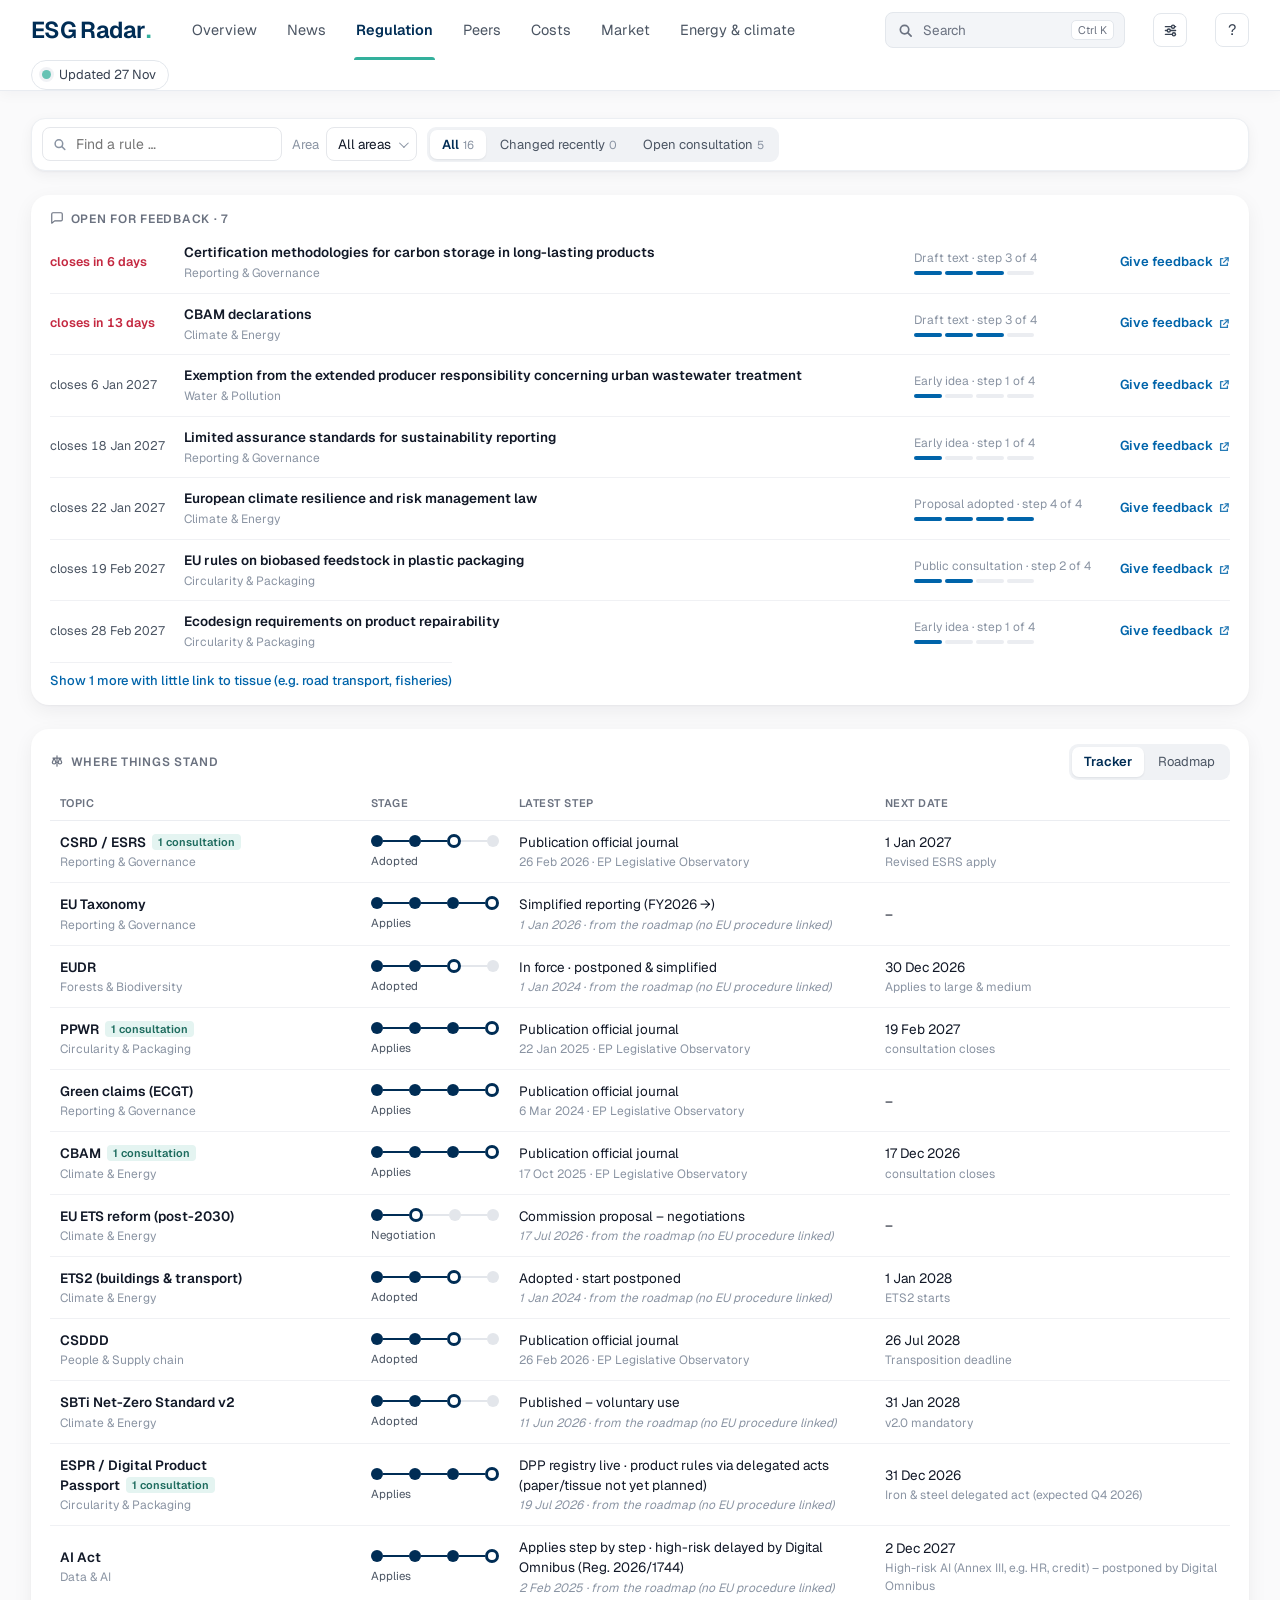
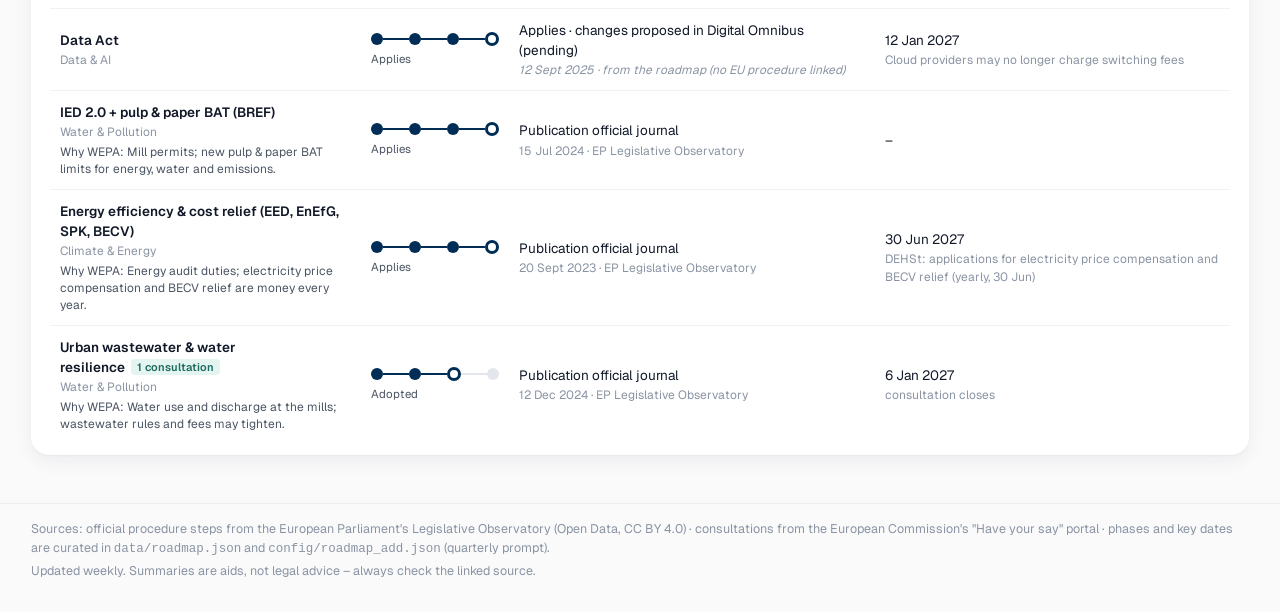
<file: regulation.html>
<!doctype html>
<html lang="en">
<head>
<meta charset="utf-8">
<script src="assets/theme.js?v=20261110h"></script>
<script src="assets/look.js?v=20261110h"></script>
<meta name="viewport" content="width=device-width, initial-scale=1">
<title>Regulation – ESG Radar</title>
<link rel="icon" id="favicon" href="data:image/svg+xml,%3Csvg xmlns=%22http://www.w3.org/2000/svg%22 viewBox=%220 0 64 64%22%3E%3Crect width=%2264%22 height=%2264%22 rx=%2214%22 fill=%22%23002d55%22/%3E%3Cg fill=%22none%22 stroke-linecap=%22round%22 stroke-width=%226%22%3E%3Cpath d=%22M13 39a12 12 0 0 1 12 12%22 stroke=%22%2333b09c%22/%3E%3Cpath d=%22M13 26a25 25 0 0 1 25 25%22 stroke=%22%2396d2dc%22/%3E%3Cpath d=%22M13 13a38 38 0 0 1 38 38%22 stroke=%22%23fff%22/%3E%3C/g%3E%3Ccircle cx=%2213%22 cy=%2251%22 r=%224.5%22 fill=%22%23fff%22/%3E%3C/svg%3E">
<link rel="preconnect" href="https://fonts.googleapis.com">
<link rel="preconnect" href="https://fonts.gstatic.com" crossorigin>
<link rel="stylesheet" href="https://fonts.googleapis.com/css2?family=Geist:wght@400..700&display=swap">
<link rel="stylesheet" href="assets/side.css?v=20261110h">
<script src="assets/status.js?v=20261110h" defer></script>
<style>
  :root {
    --blue-900: var(--d-002d55-text, #002d55);
    --blue-700: var(--d-0f4c9c-text, #0f4c9c);
    --blue-500: #1f6fd1;
    --blue-100: var(--d-e6eef9-bg, #e6eef9);
    --blue-50:  var(--d-f3f7fc-bg, #f3f7fc);
    --wepa: var(--d-002d55-text, #002d55);
    --red: #FF667E;
    --red-text: var(--d-c42840-text, #c42840);
    --green: #66C3B4;
    --green-ink: var(--d-0d3d35-text, #0d3d35);
    --green-50: var(--d-e4f4f1-bg, #e4f4f1);
    --green-text: var(--d-1d6b5e-text, #1d6b5e);
    --ink: var(--d-111827-text, #111827);
    --ink-2: var(--d-4b5563-text, #4b5563);
    --ink-3: var(--d-8a94a3-text, #8a94a3);
    --line: var(--d-ebedf1-border, #ebedf1);
    --line-2: var(--d-f0f1f4-border, #f0f1f4);
    --bg: var(--d-fafafb-page, #fafafb);
    --font: "Geist", Aptos, "Segoe UI", system-ui, -apple-system, sans-serif;
  }
  * { box-sizing: border-box; }
  html, body { margin: 0; background: var(--bg); color: var(--ink); font-family: var(--font); font-size: 15px; line-height: 1.5; -webkit-font-smoothing: antialiased; }
  a { color: var(--blue-700); }
  button { font: inherit; }
  .wrap { max-width: 1760px; margin: 0 auto; padding: 0 clamp(16px, 3vw, 48px); }
  .num { font-variant-numeric: tabular-nums; }

  header { background: #fff; border-bottom: 1px solid var(--line); }
  header .wrap { display: flex; flex-wrap: wrap; align-items: center; gap: 8px 28px; padding-top: 16px; padding-bottom: 16px; }
  .brand { display: flex; align-items: center; gap: 12px; text-decoration: none; }
  .brand svg { width: 34px; height: 34px; flex: none; filter: drop-shadow(0 2px 4px rgba(0, 45, 85, .14)); }
  .brand h1 { margin: 0; font-size: 18px; font-weight: 600; color: var(--blue-900); letter-spacing: -.01em; }
  .nav { display: flex; gap: 4px; }
  .nav a { font-size: 14px; color: var(--ink-2); text-decoration: none; padding: 6px 12px; border-radius: 8px; }
  .nav a:hover { background: var(--d-f3f4f6-bg, #f3f4f6); }
  .nav a[aria-current="page"] { color: var(--blue-900); font-weight: 600; background: var(--d-eceef1-bg, #eceef1); }
  .meta { margin-left: auto; font-size: 13px; color: var(--ink-3); }

  main.wrap { padding-top: 28px; padding-bottom: 48px; display: flex; flex-direction: column; gap: 24px; }
  .intro h2 { margin: 0; font-size: 22px; font-weight: 600; color: var(--blue-900); letter-spacing: -.01em; }
  .intro p { margin: 4px 0 0; font-size: 13.5px; color: var(--ink-2); }
  .cap { margin: 0; font-size: 12px; font-weight: 600; letter-spacing: .06em; text-transform: uppercase; color: var(--d-6b7280-text, #6b7280); }
  .intro p { margin: 4px 0 0; }
  .muted { color: var(--ink-3); font-size: 13.5px; }
  .panel { background: var(--d-fff-bg, #fff); border: 1px solid var(--line); border-radius: 12px; }
  .sec-h { display: flex; justify-content: space-between; align-items: baseline; gap: 12px; flex-wrap: wrap; }
  .sec-h a { font-size: 13px; color: var(--blue-700); }

  /* Consultations */
  .cons { display: grid; grid-template-columns: repeat(auto-fill, minmax(min(100%, 300px), 1fr)); gap: 14px; }
  .cc { background: var(--d-fff-bg, #fff); border: 1px solid var(--line); border-radius: 12px; padding: 12px 16px; display: flex; flex-direction: column; gap: 6px; min-height: 150px; }
  .cc .m { margin: 0; font-size: 12px; color: var(--ink-3); }
  .cc .t { margin: 0; font-size: 14.5px; font-weight: 600; color: var(--ink); line-height: 1.35; display: -webkit-box; -webkit-line-clamp: 3; -webkit-box-orient: vertical; overflow: hidden; }
  .cc .f { display: flex; justify-content: space-between; align-items: center; gap: 10px; margin-top: auto; padding-top: 8px; border-top: 1px solid var(--line-2); }
  .left { font-size: 12.5px; color: var(--ink-2); font-variant-numeric: tabular-nums; }
  .left.soon { color: var(--red-text); font-weight: 600; }
  .cc a { font-size: 13px; color: var(--blue-700); white-space: nowrap; }
  .cc .stg { display: flex; flex-direction: column; gap: 5px; }
  .cc .stg-b { display: flex; gap: 3px; }
  .cc .stg-b i { height: 4px; flex: 1; border-radius: 2px; background: var(--line); }
  .cc .stg-b i.on { background: var(--blue-700); }
  .cc .chips { display: flex; flex-wrap: wrap; gap: 6px; }
  .cc .ach { font-size: 11.5px; font-weight: 600; color: var(--d-0b4f45-text, #0b4f45); background: var(--d-eaf6f3-bg, #eaf6f3); border-radius: 999px; padding: 1px 8px; }
  .cc .lowc { font-size: 11.5px; color: var(--ink-3); background: var(--d-f3f5f8-bg, #f3f5f8); border-radius: 999px; padding: 1px 8px; }
  .cc.low { border-top-color: var(--line); opacity: .7; }
  .cc.low:hover { opacity: 1; }
  .low-tg { justify-self: start; grid-column: 1 / -1; border: 1px dashed var(--line); background: none; border-radius: 10px; padding: 9px 14px; font: inherit; font-size: 13px; font-weight: 600; color: var(--blue-700); cursor: pointer; text-align: left; }
  .empty { padding: 22px 18px; color: var(--ink-3); font-size: 13.5px; background: var(--d-fff-bg, #fff); border: 1px dashed var(--line); border-radius: 12px; }

  /* Tracker */
  .trk { padding: 14px 18px 10px; }
  .trk-h { display: flex; justify-content: space-between; align-items: center; gap: 12px; margin-bottom: 6px; }
  .seg { display: inline-flex; gap: 2px; background: var(--d-f0f2f5-bg, #f0f2f5); border-radius: 9px; padding: 3px; }
  .seg button { border: 0; background: none; cursor: pointer; font-size: 13px; color: var(--ink-2); padding: 5px 12px; border-radius: 7px; }
  .seg button[aria-pressed="true"] { background: var(--d-fff-bg, #fff); color: var(--blue-900); font-weight: 600; box-shadow: 0 1px 2px rgba(16, 24, 40, .08); }
  .tw { overflow-x: auto; }
  table.tk { width: 100%; border-collapse: collapse; font-size: 13.5px; min-width: 760px; }
  .tk th { text-align: left; font-size: 11px; font-weight: 600; letter-spacing: .05em; text-transform: uppercase; color: var(--d-6b7280-text, #6b7280); padding: 9px 10px; border-bottom: 1px solid var(--line); white-space: nowrap; }
  .tk td { padding: 11px 10px; border-bottom: 1px solid var(--line-2); vertical-align: middle; }
  .tk tbody tr { cursor: pointer; }
  .tk tbody tr:hover td { background: var(--d-f7f9fb-bg, #f7f9fb); }
  .tk tbody tr:last-child td { border-bottom: 0; }
  .tk td b { color: var(--ink); font-weight: 600; }
  .tk small { display: block; font-size: 12px; color: var(--ink-3); margin-top: 1px; }
  .tk small.why { color: var(--ink-2); max-width: 46ch; margin-top: 3px; line-height: 1.4; }
  .why-p { margin: 8px 0 0; font-size: 13.5px; line-height: 1.5; color: var(--ink-2); } .why-p b { color: var(--ink); }
  .new { font-size: 10.5px; font-weight: 700; color: #fff; background: var(--blue-900); border-radius: 4px; padding: 0 5px; margin-left: 6px; vertical-align: 1px; }
  .chip { font-size: 11px; font-weight: 600; border-radius: 4px; padding: 1px 6px; background: var(--green-50); color: var(--green-text); white-space: nowrap; margin-left: 6px; vertical-align: 1px; }
  .steps { display: flex; align-items: center; }
  .steps i { width: 12px; height: 12px; border-radius: 50%; background: var(--d-e3e6eb-bg, #e3e6eb); flex: none; }
  .steps i.d { background: var(--blue-900); }
  .steps i.c { background: var(--d-fff-bg, #fff); border: 3px solid var(--blue-900); width: 14px; height: 14px; box-sizing: border-box; }
  .steps em { width: 26px; height: 2px; background: var(--d-e3e6eb-bg, #e3e6eb); }
  .steps em.d { background: var(--blue-900); }
  .stl { font-size: 11.5px; color: var(--ink-2); margin-top: 4px; }
  .manual { color: var(--ink-3); font-style: italic; }

  /* Roadmap (Gantt) */
  .rm { display: grid; grid-template-columns: minmax(150px, 220px) minmax(0, 1fr); font-size: 12.5px; }
  .rm-years { position: relative; height: 22px; border-bottom: 1px solid var(--d-eef0f3-border, #eef0f3); }
  .rm-years span { position: absolute; top: 2px; font-size: 11.5px; color: var(--d-8a94a3-text, #8a94a3); padding-left: 6px; border-left: 1px solid var(--d-eef0f3-border, #eef0f3); height: 20px; }
  .rm-lab { padding: 9px 10px 9px 0; border-top: 1px solid var(--d-f2f3f5-border, #f2f3f5); cursor: pointer; background: none; border-left: 0; border-right: 0; border-bottom: 0; text-align: left; font: inherit; color: var(--ink); font-weight: 600; font-size: 13px; }
  .rm-lab small { display: block; font-weight: 400; font-size: 11.5px; color: var(--ink-3); }
  .rm-lab:hover { color: var(--blue-700); }
  .rm-lane { position: relative; border-top: 1px solid var(--d-f2f3f5-border, #f2f3f5); min-height: 48px; }
  .rm-bar { position: absolute; top: 14px; height: 20px; border-radius: 5px; font-size: 11px; line-height: 20px; padding: 0 7px; white-space: nowrap; overflow: hidden; text-overflow: ellipsis; }
  .rm-bar.proposal { background: var(--d-eef0f3-bg, #eef0f3); color: var(--d-4b5563-text, #4b5563); }
  .rm-bar.adopted { background: var(--d-dbe4ee-bg, #dbe4ee); color: var(--d-002d55-text, #002d55); }
  .rm-bar.applies { background: var(--d-002d55-bg, #002d55); color: #fff; }
  .rm-ms { position: absolute; top: 10px; width: 3px; height: 28px; margin-left: -1px; border-radius: 2px; background: var(--red); }
  .rm-today { position: absolute; top: 0; bottom: 0; width: 2px; background: var(--red); opacity: .45; pointer-events: none; }
  .rm-legend { display: flex; flex-wrap: wrap; gap: 6px 16px; align-items: center; margin-top: 12px; font-size: 12px; color: var(--d-6b7280-text, #6b7280); }
  .rm-legend i { display: inline-block; width: 18px; height: 9px; border-radius: 3px; margin-right: 6px; vertical-align: -1px; }
  .rm-wrap { overflow-x: auto; }
  .rm-inner { min-width: 760px; }

  /* Pop-up */
  dialog.dlg { width: min(760px, calc(100vw - 32px)); max-height: calc(100vh - 48px); border: 0; border-radius: 16px; padding: 0; box-shadow: 0 24px 64px rgba(0, 20, 50, .25); color: var(--ink); }
  dialog.dlg::backdrop { background: rgba(0, 20, 45, .35); }
  .dlg-head { position: sticky; top: 0; z-index: 1; background: var(--d-fff-bg, #fff); display: flex; align-items: flex-start; justify-content: space-between; gap: 12px; padding: 20px 24px 14px; border-bottom: 1px solid var(--line-2); }
  .dlg-head h3 { margin: 0; font-size: 20px; color: var(--blue-900); }
  .dlg-head p { margin: 2px 0 0; font-size: 13px; color: var(--ink-3); }
  .dlg-x { border: 0; background: var(--d-f0f2f5-bg, #f0f2f5); width: 32px; height: 32px; border-radius: 8px; font-size: 18px; cursor: pointer; color: var(--d-4b5563-text, #4b5563); flex: none; }
  .dlg-body { padding: 16px 24px 24px; display: flex; flex-direction: column; gap: 18px; }
  .dlg-body ul { margin: 6px 0 0; padding: 0; list-style: none; }
  .dlg-body li { padding: 7px 0; border-bottom: 1px solid var(--line-2); font-size: 13.5px; display: flex; gap: 12px; }
  .dlg-body li:last-child { border-bottom: 0; }
  .dlg-body li .d { width: 92px; flex: none; color: var(--ink-3); font-variant-numeric: tabular-nums; }
  .dlg-body li a { color: var(--ink); }
  .dlg-body .muted { color: var(--ink-3); font-size: 13px; margin: 4px 0 0; }
  .dlg-links { display: flex; flex-wrap: wrap; gap: 8px 18px; font-size: 13.5px; }
  .dlg-links a { color: var(--blue-700); }

  footer { border-top: 1px solid var(--line); padding: 16px 0 28px; font-size: 12.5px; color: var(--ink-3); }
  footer p { margin: 0 0 4px; }
  button:focus-visible, a:focus-visible, tr:focus-visible { outline: 2px solid var(--blue-500); outline-offset: 2px; }
  @media (max-width: 720px) { .meta { margin-left: 0; width: 100%; } }

  /* ---- update-27: filter bar, short consultation list, calmer roadmap ---- */
  .fbar { display: flex; flex-wrap: wrap; align-items: center; gap: 8px 10px; padding: 8px 10px; background: var(--d-fff-bg, #fff); border: 1px solid var(--d-eceff3-border, #eceff3); border-radius: 14px; box-shadow: 0 1px 2px rgba(16, 24, 40, .04), 0 4px 14px rgba(16, 24, 40, .05); }
  .fbar .search { display: flex; align-items: center; gap: 8px; height: 34px; padding: 0 10px; border: 1px solid var(--d-e5e7eb-border, #e5e7eb); border-radius: 8px; background: var(--d-fff-bg, #fff); flex: 0 1 240px; min-width: 160px; color: var(--ink-3); }
  .fbar .search input { border: 0; outline: none; font: inherit; font-size: 14px; width: 100%; background: transparent; color: var(--ink); }
  .fbar .search:focus-within { border-color: #33b09c; box-shadow: 0 0 0 3px rgba(51, 176, 156, .15); }
  .fbar .seg button small { font-size: 11.5px; color: var(--ink-3); margin-left: 4px; font-weight: 400; }
  :root[data-theme="dark"] .fbar { box-shadow: none; }
  @media (prefers-color-scheme: dark) { :root:not([data-theme="light"]) .fbar { box-shadow: none; } }
  .cpanel { padding: 14px 18px 8px; display: flex; flex-direction: column; gap: 4px; }
  .clist { display: flex; flex-direction: column; }
  .cl { display: grid; grid-template-columns: 118px minmax(0, 1fr) 190px auto; gap: 6px 16px; align-items: center; padding: 10px 0; border-top: 1px solid var(--line-2); font-size: 13.5px; }
  .cl:first-child { border-top: 0; }
  .cl .left { white-space: nowrap; }
  .cl .ct { min-width: 0; }
  .cl .ct b { display: block; font-weight: 600; color: var(--ink); overflow: hidden; text-overflow: ellipsis; white-space: nowrap; }
  .cl .ct small { font-size: 12px; color: var(--ink-3); }
  .cl .cs { display: flex; flex-direction: column; gap: 4px; font-size: 12px; color: var(--ink-3); }
  .cl .cs .stg-b { display: flex; gap: 3px; max-width: 120px; }
  .cl .cs .stg-b i { height: 4px; flex: 1; border-radius: 2px; background: var(--line); }
  .cl .cs .stg-b i.on { background: var(--blue-700); }
  .cl a { font-size: 13px; color: var(--blue-700); white-space: nowrap; font-weight: 600; text-decoration: none; }
  .cl a:hover { text-decoration: underline; }
  .cl.low { opacity: .7; } .cl.low:hover { opacity: 1; }
  .cpanel .low-tg { border: 0; padding: 8px 0 6px; border-top: 1px solid var(--line-2); border-radius: 0; font-weight: 500; }
  .cpanel .empty, .cpanel .box { margin: 6px 0 8px; }
  @media (max-width: 860px) { .cl { grid-template-columns: minmax(0, 1fr) auto; } .cl .left { grid-column: 1; } .cl .ct { grid-column: 1 / -1; grid-row: 2; } .cl .cs { grid-column: 1; } .cl .ct b { white-space: normal; } }
  /* roadmap: area under each topic, grouped by area, key dates as diamonds above the bar, labelled Today line */
  .rm-grp { grid-column: 1 / -1; font-size: 11px; font-weight: 600; letter-spacing: .06em; text-transform: uppercase; color: var(--d-6b7280-text, #6b7280); padding: 14px 0 4px; }
  .rm-lane { min-height: 52px; }
  .rm-bar { top: 22px; }
  .rm-dia { position: absolute; top: 7px; width: 10px; height: 10px; margin-left: -5px; transform: rotate(45deg); background: var(--d-fff-bg, #fff); border: 2px solid var(--red); border-radius: 2px; box-sizing: border-box; cursor: help; }
  .rm-dia.past { border-color: var(--d-b6bdc8-border, #b6bdc8); }
  .rm-today { width: 0; background: none; border-left: 1.5px dashed var(--red); opacity: .8; }
  .rm-years .rm-tl { position: absolute; top: 2px; transform: translateX(-50%); font-size: 11px; font-weight: 600; color: var(--red-text); background: var(--d-fff-bg, #fff); padding: 0 4px; border: 0; height: auto; }
  .rm-legend .dia { display: inline-block; width: 9px; height: 9px; transform: rotate(45deg); border: 2px solid var(--red); border-radius: 2px; margin-right: 8px; box-sizing: border-box; }
</style>
<link rel="stylesheet" href="assets/theme.css?v=20261110h">
<script src="assets/colresize.js?v=20261110h" defer></script>
</head>
<body>
<header>
  <div class="wrap">
    <a class="brand" href="./">
      <h1>ESG Radar<span class="brand-dot" aria-hidden="true">.</span></h1>
    </a>
    <nav class="nav" aria-label="Pages"><a href="./" data-page="overview">Overview</a><a href="news.html" data-page="radar">News</a><a href="regulation.html" aria-current="page" data-page="regulation">Regulation</a><a href="peers.html" data-page="peers">Peers</a><a href="costs.html" data-page="costs">Costs</a><a href="market.html" data-page="market">Market</a><a href="energy.html" data-page="energy">Energy &amp; climate</a></nav>
    <span class="meta" id="meta">Loading…</span>
  </div>
</header>
<main class="wrap layout no-side">
  <div class="content">
    <!-- one filter bar (as on News): search, Area, Show -->
    <div class="fbar" role="group" aria-label="Filters">
      <label class="search tsearch">
        <svg width="15" height="15" viewBox="0 0 16 16" fill="none" stroke="currentColor" stroke-width="1.8" stroke-linecap="round" aria-hidden="true"><circle cx="7" cy="7" r="4.5"/><path d="M10.5 10.5L14 14"/></svg>
        <input id="rq" type="search" placeholder="Find a rule …" aria-label="Find a rule or consultation">
      </label>
      <span id="areadd" class="fdd-row"></span>
      <div class="seg" role="group" aria-label="Show" id="showseg"></div>
    </div>
    <section class="panel cpanel" aria-labelledby="cons-title">
      <div class="sec-h"><h3 class="cap" id="cons-title">Open for feedback</h3></div>
      <div id="cons"></div>
    </section>
    <section class="panel trk" aria-labelledby="trk-title">
      <div class="trk-h">
        <h3 class="cap" id="trk-title">Where things stand</h3>
        <div class="seg" role="group" aria-label="View"><button type="button" data-v="tracker" aria-pressed="true">Tracker</button><button type="button" data-v="roadmap" aria-pressed="false">Roadmap</button></div>
      </div>
      <div id="trk"></div>
    </section>
  </div>
</main>

<dialog class="dlg" id="dlg" aria-labelledby="dlg-title">
  <div class="dlg-head"><div><h3 id="dlg-title"></h3><p id="dlg-sub"></p></div><button type="button" class="dlg-x" id="dlg-x" aria-label="Close">×</button></div>
  <div class="dlg-body" id="dlg-body"></div>
</dialog>

<footer><div class="wrap">
  <p>Sources: official procedure steps from the European Parliament's Legislative Observatory (Open Data, CC BY 4.0) · consultations from the European Commission's "Have your say" portal · phases and key dates are curated in <code>data/roadmap.json</code> and <code>config/roadmap_add.json</code> (quarterly prompt).</p>
  <p>Updated weekly. Summaries are aids, not legal advice – always check the linked source.</p>
</div></footer>

<script src="assets/side.js?v=20261110h"></script>
<script src="assets/filters.js?v=20261110h"></script>
<script>
(function () {
  const STAGES = ["Proposal", "Negotiation", "Adopted", "Applies"];
  const state = { area: RadarSide.area(), show: [], view: "tracker", q: "" }; // show: [] = all topics, else "changed" and/or "consult"
  let R = { rows: [] }, REG = { consultations: [], procedures: {} }, NEWS = [], areaDD = null;
  const $ = (id) => document.getElementById(id);
  const el = (tag, cls, text) => { const n = document.createElement(tag); if (cls) n.className = cls; if (text != null) n.textContent = text; return n; };
  const parse = (s) => { const [y, m, d] = s.slice(0, 10).split("-").map(Number); return new Date(y, m - 1, d || 1); };
  const today = new Date(); today.setHours(0, 0, 0, 0);
  const iso = (d) => d.getFullYear() + "-" + String(d.getMonth() + 1).padStart(2, "0") + "-" + String(d.getDate()).padStart(2, "0");
  const todayIso = iso(today);
  const fmt = (s) => parse(s).toLocaleDateString("en-GB", { day: "numeric", month: "short", year: "numeric" });
  const days = (s) => Math.round((parse(s) - today) / 864e5);
  const left = (s) => { const d = days(s); return d <= 0 ? "closes today" : d === 1 ? "closes tomorrow" : d <= 31 ? `closes in ${d} days` : "closes " + fmt(s); };
  const AREAS = RadarSide.AREAS;

  // ---------- derived data ----------
  const proc = (r) => REG.procedures[r.id];
  const consFor = (r) => REG.consultations.filter((c) => (c.topics || []).includes(r.id));
  const changedRecently = (r) => { const p = proc(r); return !!(p && p.changed && days(p.changed) >= -30); };
  function stageOf(r) {
    const ph = (r.phases || []).find((p) => p.from <= todayIso && todayIso < p.to) || null;
    if (!ph) {
      const first = (r.phases || [])[0];
      return first && todayIso < first.from ? 0 : 3;
    }
    if (ph.status === "applies") return 3;
    if (ph.status === "adopted") return 2;
    const p = proc(r);
    return p && p.steps && p.steps.length > 1 ? 1 : (/negotiat|trilogue/i.test(ph.label || "") ? 1 : 0);
  }
  function nextDate(r) {
    const c = [];
    (r.milestones || []).forEach((m) => { if (m.date >= todayIso) c.push({ date: m.date, label: m.label }); });
    (r.phases || []).forEach((p) => { if (p.from > todayIso) c.push({ date: p.from, label: p.label || STAGES[p.status === "applies" ? 3 : 2] }); });
    consFor(r).forEach((x) => c.push({ date: x.end, label: "consultation closes" }));
    c.sort((a, b) => a.date.localeCompare(b.date));
    return c[0] || null;
  }
  function latestStep(r) {
    const p = proc(r);
    if (p && p.latest) return { label: p.latest.label, date: p.latest.date, official: true };
    const ph = (r.phases || []).filter((x) => x.from <= todayIso).pop();
    return ph ? { label: ph.label || ph.status, date: ph.from, official: false } : null;
  }
  const inArea = (r) => state.area === "all" || r.area === state.area;
  const qHit = (...t) => !state.q || t.join(" ").toLowerCase().includes(state.q);
  const rowsShown = () => R.rows.filter(inArea).filter((r) => qHit(r.label, AREAS[r.area] ? AREAS[r.area].label : "", r.why || "")).filter((r) => !state.show.length || (state.show.includes("changed") && changedRecently(r)) || (state.show.includes("consult") && consFor(r).length > 0));
  let showLow = false; // consultations with little link to our topics are folded away
  const consShown = () => REG.consultations.filter((c) => (c.end || "") >= todayIso && (state.area === "all" || (c.areas || []).includes(state.area)) && qHit(c.title, c.summary || ""));

  // ---------- links ----------
  function readHash() {
    const p = new URLSearchParams(location.hash.slice(1));
    if (p.get("area") && (AREAS[p.get("area")] || p.get("area") === "all")) state.area = p.get("area");
    if (p.get("show") != null) state.show = p.get("show").split(",").filter((k) => ["changed", "consult"].includes(k));
    if (["tracker", "roadmap"].includes(p.get("view"))) state.view = p.get("view");
    return p.get("topic");
  }
  function writeHash() {
    const p = new URLSearchParams();
    if (state.area !== "all") p.set("area", state.area);
    if (state.show.length) p.set("show", state.show.join(","));
    if (state.view !== "tracker") p.set("view", state.view);
    try { history.replaceState(null, "", p.toString() ? "#" + p : location.pathname); } catch (e) {}
    RadarSide.setArea(state.area);
  }

  // ---------- render ----------
  function render() {
    const counts = { all: R.rows.length };
    R.rows.forEach((r) => { counts[r.area] = (counts[r.area] || 0) + 1; });
    const avail = Object.keys(counts).filter((k) => k !== "all");
    REG.consultations.forEach((c) => (c.areas || []).forEach((a) => { if (!avail.includes(a)) avail.push(a); }));
    const inA = R.rows.filter(inArea);
    // filter bar: Area dropdown + Show switch
    if (areaDD) areaDD.update(state.area);
    const shows = [["all", "All", inA.length], ["changed", "Changed recently", inA.filter(changedRecently).length], ["consult", "Open consultation", inA.filter((r) => consFor(r).length).length]];
    const seg = $("showseg"); seg.replaceChildren();
    shows.forEach(([k, label, n]) => {
      const b = el("button", null, label); b.type = "button"; b.appendChild(el("small", null, String(n)));
      b.setAttribute("aria-pressed", String(k === "all" ? !state.show.length : state.show.length === 1 && state.show[0] === k));
      b.title = k === "changed" ? "Topics with a new official step in the last 30 days" : k === "consult" ? "Topics with an open EU consultation" : "All topics";
      b.addEventListener("click", () => { state.show = k === "all" ? [] : [k]; render(); });
      seg.appendChild(b);
    });
    renderCons(); renderTracker(); writeHash();
    document.querySelectorAll(".trk [data-v]").forEach((b) => b.setAttribute("aria-pressed", String(b.dataset.v === state.view)));
  }

  function renderCons() {
    const all = consShown(), Rc = window.RadarCons;
    const list = Rc ? all.filter(Rc.relevant) : all, low = Rc ? all.filter((c) => !Rc.relevant(c)) : [];
    $("cons-title").textContent = "Open for feedback · " + list.length;
    if (!all.length) {
      const fetched = REG.consultationsFetched || REG.consultations.length;
      $("cons").replaceChildren(window.RadarEmpty
        ? RadarEmpty(fetched ? "No open EU consultation matches our topics" + (state.area !== "all" ? " in this area" : "") + " right now." : "Consultations arrive with the next data update.",
            fetched && state.area !== "all" ? { label: "Show all areas", onClick: () => { state.area = "all"; render(); } } : null, fetched ? "done" : "wait")
        : el("div", "empty", "No open EU consultation right now."));
      if ($("cons").firstChild.classList) $("cons").firstChild.classList.add("box");
      return;
    }
    const box = el("div", "clist");
    const rowOf = (c, isLow) => {
      const row = el("article", "cl" + (isLow ? " low" : ""));
      row.appendChild(el("span", "left" + (days(c.end) <= 14 && !isLow ? " soon" : ""), left(c.end)));
      const ct = el("div", "ct"); const t = el("b", null, c.title); t.title = c.summary || c.title; ct.appendChild(t);
      ct.appendChild(el("small", null, isLow ? "Little link to tissue" : (c.areas || []).filter((a) => AREAS[a]).map((a) => AREAS[a].label).join(" · ")));
      row.appendChild(ct);
      const st = Rc ? Rc.stage(c.type) : { step: 0, label: c.type };
      const cs = el("div", "cs"); const lab = el("span", null, st.step ? st.label + " · step " + st.step + " of 4" : st.label); if (st.help) lab.title = st.help; cs.appendChild(lab);
      if (st.step) { const b = el("div", "stg-b"); b.setAttribute("aria-hidden", "true"); for (let k = 1; k <= 4; k++) b.appendChild(el("i", k <= st.step ? "on" : "")); cs.appendChild(b); }
      row.appendChild(cs);
      const a = el("a", null, "Give feedback ↗"); a.href = c.url; a.target = "_blank"; a.rel = "noopener"; row.appendChild(a);
      return row;
    };
    list.forEach((c) => box.appendChild(rowOf(c, false)));
    if (!list.length) box.appendChild(el("p", "muted", "No open consultation on our topics right now – only ones with little link to tissue."));
    const frag = el("div"); frag.appendChild(box);
    if (low.length) {
      const tg = el("button", "low-tg", showLow ? "Hide the " + low.length + " consultations with little link to tissue" : "Show " + low.length + " more with little link to tissue (e.g. road transport, fisheries)");
      tg.type = "button"; tg.setAttribute("aria-expanded", String(showLow));
      tg.addEventListener("click", () => { showLow = !showLow; renderCons(); });
      if (showLow) low.forEach((c) => box.appendChild(rowOf(c, true)));
      frag.appendChild(tg);
    }
    $("cons").replaceChildren(frag);
  }

  function stepper(stage) {
    const box = el("div");
    const s = el("div", "steps");
    STAGES.forEach((_, k) => {
      if (k) s.appendChild(el("em", k <= stage ? "d" : ""));
      s.appendChild(el("i", k < stage ? "d" : k === stage ? "c" : ""));
    });
    s.setAttribute("aria-label", "Stage: " + STAGES[stage]);
    box.append(s, el("div", "stl", STAGES[stage]));
    return box;
  }

  function renderTracker() {
    const host = $("trk");
    const rows = rowsShown();
    if (!rows.length) {
      const msg = state.show.length > 1 ? "No topic changed in the last 30 days or has an open consultation" + (state.area !== "all" ? " in this area" : "") + "." : state.show[0] === "changed" ? "No official step in the last 30 days" + (state.area !== "all" ? " in this area" : "") + "." : state.show[0] === "consult" ? "No topic with an open consultation" + (state.area !== "all" ? " in this area" : "") + "." : "No topics in this area.";
      const e = window.RadarEmpty ? RadarEmpty(msg, { label: "Show all topics", onClick: () => { state.show = []; state.area = "all"; render(); } }, !state.show.length ? "filter" : "done") : el("p", "muted", msg);
      e.classList && e.classList.add("box"); host.replaceChildren(e); return;
    }
    if (state.view === "roadmap") { host.replaceChildren(roadmapView(rows)); return; }
    const wrap = el("div", "tw"); const t = el("table", "tk");
    const hr = el("tr"); ["Topic", "Stage", "Latest step", "Next date"].forEach((h) => hr.appendChild(el("th", null, h)));
    const thead = el("thead"); thead.appendChild(hr); t.appendChild(thead);
    const tb = el("tbody");
    rows.forEach((r) => {
      const tr = el("tr"); tr.tabIndex = 0; tr.title = "Details";
      tr.addEventListener("click", () => openTopic(r)); tr.addEventListener("keydown", (e) => { if (e.key === "Enter") openTopic(r); });
      const td0 = el("td"); td0.appendChild(el("b", null, r.label));
      if (changedRecently(r)) td0.appendChild(el("span", "new", "NEW STEP"));
      const nc = consFor(r).length; if (nc) td0.appendChild(el("span", "chip", nc + (nc === 1 ? " consultation" : " consultations")));
      td0.appendChild(el("small", null, AREAS[r.area] ? AREAS[r.area].label : ""));
      if (r.why) td0.appendChild(el("small", "why", "Why WEPA: " + r.why));
      tr.appendChild(td0);
      const td1 = el("td"); td1.appendChild(stepper(stageOf(r))); tr.appendChild(td1);
      const ls = latestStep(r); const td2 = el("td");
      if (ls) { td2.appendChild(document.createTextNode(ls.label)); td2.appendChild(el("small", ls.official ? "" : "manual", fmt(ls.date) + (ls.official ? " · EP Legislative Observatory" : " · from the roadmap (no EU procedure linked)"))); }
      else td2.textContent = "–";
      tr.appendChild(td2);
      const nd = nextDate(r); const td3 = el("td");
      if (nd) { td3.appendChild(document.createTextNode(fmt(nd.date))); td3.appendChild(el("small", null, nd.label)); } else td3.textContent = "–";
      tr.appendChild(td3);
      tb.appendChild(tr);
    });
    t.appendChild(tb); wrap.appendChild(t); host.replaceChildren(wrap);
  }

  function roadmapView(rows) {
    const from = parse(R.window.from), to = parse(R.window.to), span = to - from;
    const pct = (d) => Math.max(0, Math.min(100, ((parse(d) - from) / span) * 100));
    const wrap = el("div", "rm-wrap"), inner = el("div", "rm-inner"), grid = el("div", "rm");
    wrap.appendChild(inner); inner.appendChild(grid);
    grid.appendChild(el("div"));
    const yrs = el("div", "rm-years");
    for (let y = from.getFullYear(); y <= to.getFullYear(); y++) { const s = el("span", null, String(y)); s.style.left = pct(y + "-01-01") + "%"; yrs.appendChild(s); }
    const todayPct = ((today - from) / span) * 100;
    if (todayPct >= 0 && todayPct <= 100) { const tl = el("span", "rm-tl", "Today"); tl.style.left = todayPct + "%"; yrs.appendChild(tl); }
    grid.appendChild(yrs);
    // grouped by area (in the usual area order) when all areas are shown
    const order = Object.keys(AREAS);
    const sorted = rows.slice().sort((a, b) => order.indexOf(a.area) - order.indexOf(b.area));
    let lastArea = null;
    sorted.forEach((r) => {
      if (state.area === "all" && r.area !== lastArea) { lastArea = r.area; grid.appendChild(el("div", "rm-grp", AREAS[r.area] ? AREAS[r.area].label : "Other")); }
      const lab = el("button", "rm-lab", r.label); lab.type = "button";
      const nd = nextDate(r);
      lab.appendChild(el("small", null, (state.area === "all" ? "" : (AREAS[r.area] ? AREAS[r.area].label + " · " : "")) + (nd ? "next " + fmt(nd.date) : "no date ahead")));
      lab.addEventListener("click", () => openTopic(r));
      const lane = el("div", "rm-lane");
      if (todayPct >= 0 && todayPct <= 100) { const t = el("div", "rm-today"); t.style.left = todayPct + "%"; lane.appendChild(t); }
      (r.phases || []).forEach((ph) => {
        const l = pct(ph.from), w = Math.max(0.8, pct(ph.to) - l);
        const b = el("div", "rm-bar " + ph.status, w >= 9 ? ph.label || "" : ""); // short bars: text only on hover
        b.style.left = l + "%"; b.style.width = w + "%"; b.title = (ph.label || ph.status) + " · " + fmt(ph.from) + " – " + fmt(ph.to);
        lane.appendChild(b);
      });
      (r.milestones || []).forEach((m) => { const p = pct(m.date); if (p <= 0 || p >= 100) return; const ms = el("div", "rm-dia" + (m.date < todayIso ? " past" : "")); ms.style.left = p + "%"; ms.title = m.label + " · " + fmt(m.date); lane.appendChild(ms); });
      grid.append(lab, lane);
    });
    const lg = el("div", "rm-legend");
    [["#eef0f3", "Proposal / negotiation"], ["#dbe4ee", "Adopted, not yet applying"], ["#002d55", "Applies"]].forEach(([c, t]) => { const s = el("span"); const i = el("i"); i.style.background = c; s.append(i, document.createTextNode(t)); lg.appendChild(s); });
    const ms = el("span"); ms.append(el("i", "dia"), document.createTextNode("Key date (hover for details)")); lg.appendChild(ms);
    lg.appendChild(el("span", null, "Click a topic for details."));
    const frag = el("div"); frag.append(wrap, lg); return frag;
  }

  function openTopic(r) {
    const p = proc(r);
    $("dlg-title").textContent = r.label;
    $("dlg-sub").textContent = (AREAS[r.area] ? AREAS[r.area].label : "") + (p ? " · procedure " + p.ref : "");
    const body = $("dlg-body"); body.replaceChildren();
    const top = el("div"); top.appendChild(stepper(stageOf(r))); body.appendChild(top);
    if (p && p.title) body.appendChild(el("p", "muted", p.title));
    if (r.why) { const w = el("p", "why-p"); w.append(el("b", null, "Why WEPA: "), document.createTextNode(r.why)); body.appendChild(w); }
    // key dates
    const upcoming = [];
    (r.milestones || []).forEach((m) => { if (m.date >= todayIso) upcoming.push([m.date, m.label]); });
    consFor(r).forEach((c) => upcoming.push([c.end, "Consultation closes: " + c.title]));
    upcoming.sort((a, b) => a[0].localeCompare(b[0]));
    if (upcoming.length) {
      const d = el("div"); d.appendChild(el("p", "cap", "Coming up"));
      const ul = el("ul"); upcoming.forEach(([dt, l]) => { const li = el("li"); li.append(el("span", "d", fmt(dt)), el("span", null, l)); ul.appendChild(li); }); d.appendChild(ul); body.appendChild(d);
    }
    // official steps
    const st = el("div"); st.appendChild(el("p", "cap", "Official steps (newest first)"));
    if (p && p.steps && p.steps.length) {
      const ul = el("ul"); p.steps.slice().reverse().slice(0, 12).forEach((s) => { const li = el("li"); li.append(el("span", "d", fmt(s.date)), el("span", null, s.label)); ul.appendChild(li); }); st.appendChild(ul);
    } else st.appendChild(el("p", "muted", "No EU procedure linked for this topic (e.g. a standard or delegated act). Phases come from the curated roadmap. To link one, add its procedure number in config/regulation.json."));
    body.appendChild(st);
    // related news
    const ids = new Set(r.entries || []);
    const news = NEWS.filter((e) => ids.has(e.id) || (e.tags || []).includes("Status update") && e.title.startsWith(r.label + ":"))
      .sort((a, b) => (b.date || "").localeCompare(a.date || "")).slice(0, 6);
    const nw = el("div"); nw.appendChild(el("p", "cap", "Related news"));
    if (news.length) { const ul = el("ul"); news.forEach((e) => { const li = el("li"); const a = el("a", null, e.title); a.href = e.url; a.target = "_blank"; a.rel = "noopener"; li.append(el("span", "d", e.date ? fmt(e.date) : ""), a); ul.appendChild(li); }); nw.appendChild(ul); }
    else nw.appendChild(el("p", "muted", "No related news yet."));
    body.appendChild(nw);
    const links = el("div", "dlg-links");
    const a1 = el("a", null, "Show on the News page →"); a1.href = "news.html#topic=" + encodeURIComponent(r.id); links.appendChild(a1);
    if (p && p.url) { const a2 = el("a", null, "Procedure file (Legislative Observatory) ↗"); a2.href = p.url; a2.target = "_blank"; a2.rel = "noopener"; links.appendChild(a2); }
    body.appendChild(links);
    if (!$("dlg").open) $("dlg").showModal();
  }

  // ---------- start ----------
  const getJSON = (path, fb) => fetch(path, { cache: "no-store" }).then((r) => (r.ok ? r.json() : fb)).catch(() => fb);
  Promise.all([getJSON("data/roadmap.json", null), getJSON("data/regulation.json", { consultations: [], procedures: {} }), getJSON("data/radar.json", { entries: [] }), getJSON("config/roadmap_add.json", { rows: [] })]).then(([rm, reg, radar, add]) => {
    if (!rm || !rm.rows) throw new Error("roadmap");
    // extra rows kept in config/roadmap_add.json (the daily data update never touches config/)
    const have = new Set(rm.rows.map((r) => r.id));
    (add.rows || []).forEach((r) => { if (r && r.id && !have.has(r.id)) rm.rows.push(r); });
    R = rm; REG = { consultations: [], procedures: {}, ...reg }; NEWS = (radar.entries || []).filter((e) => e && e.title && e.url);
    const topic = readHash();
    const avail = Object.keys(AREAS).filter((a) => R.rows.some((r) => r.area === a) || REG.consultations.some((c) => (c.areas || []).includes(a)));
    areaDD = RadarDD.single({ label: "Area", value: state.area, items: [{ key: "all", label: "All areas" }].concat(avail.map((a) => ({ key: a, label: AREAS[a].label }))), onChange: (k) => { state.area = k; render(); } });
    $("areadd").appendChild(areaDD.el);
    $("rq").addEventListener("input", (e) => { state.q = e.target.value.trim().toLowerCase(); renderCons(); renderTracker(); });
    if (state.area !== "all" && !R.rows.some((r) => r.area === state.area) && !REG.consultations.some((c) => (c.areas || []).includes(state.area))) state.area = "all";
    document.querySelectorAll(".trk [data-v]").forEach((b) => b.addEventListener("click", () => { state.view = b.dataset.v; render(); }));
    $("dlg-x").addEventListener("click", () => $("dlg").close());
    $("dlg").addEventListener("click", (e) => { if (e.target === $("dlg")) $("dlg").close(); });
    render();
    const t = topic && R.rows.find((r) => r.id === topic); if (t) openTopic(t);
  }).catch(() => {
    $("trk").replaceChildren(el("div", "empty", "The data could not be loaded. Open this page through GitHub Pages, or run python -m http.server in the folder."));
  });
})();
</script>
<script src="assets/search.js?v=20261110h" defer></script>
<script src="assets/guide.js?v=20261110h" defer></script>
</body>
</html>
</file>
<file: assets/theme.css>
/* ESG Radar theme (loaded last on every page):
   N2 header – WEPA Dunkelblau bar, white logo, Hellblau underline for the current page
   N1 side panel – groups on white cards, plain line icons, S1 selection (bold + WEPA-Grün bar)
   WEPA colours: Dunkelblau #002d55 · Mittelblau #0064aa · Hellblau #96d2dc · Grün #009b82 */
:root {
  --wepa-dark: #002d55;
  --wepa-mid: #0064aa;
  --wepa-light: #96d2dc;
  --wepa-green: #009b82;
  --blue-700: #0064aa;
  --wepa-blue-soft: #335777;
  --wepa-green-soft: #33b09c;
  --wepa-pink: #f4b49f;
  --t-regulation: #335777;
  --t-tool: #0064aa;
  --t-practice: #33b09c;
}

/* ---------- Header ----------
   Light mode: white bar, colour logo, WEPA-Grün underline for the current page.
   Dark mode: dark blue bar with the white logo (values in the dark blocks further down). */
:root {
  --h-bg: #fff; --h-brand: #002d55; --h-nav: #4b5563; --h-nav-hover: #002d55; --h-active: #002d55; --h-line: #33b09c;
  --h-search-bg: #f3f5f8; --h-search-border: #e3e7ec; --h-search-fg: #6b7280; --h-search-focus: #fff;
  --h-ctl-bg: #fff; --h-ctl-border: #e3e7ec; --h-ctl-fg: #374151; --h-ctl-hover: #f3f5f8;
  --h-shadow: 0 1px 0 #e9ecf1, 0 4px 14px rgba(0, 20, 50, .04);
  --logo-color: block; --logo-white: none;
}
header { background: var(--h-bg) !important; border-bottom: 0 !important; position: sticky; top: 0; z-index: 60; box-shadow: var(--h-shadow); }
header .wrap { min-height: 60px; padding-top: 0 !important; padding-bottom: 0 !important; row-gap: 0 !important; }
/* Wordmark only (no logo symbol in the header): "ESG Radar" + green dot, Geist 23px */
header .brand h1 { color: var(--h-brand) !important; font-size: 23px !important; font-weight: 650 !important; letter-spacing: -.025em !important; line-height: 1; white-space: nowrap; }
header .brand .brand-dot { color: #33b09c; margin-left: .02em; }
header .nav { align-self: stretch; gap: 2px; }
header .nav a { display: flex; align-items: center; height: 60px; padding: 0 14px; border-radius: 0; color: var(--h-nav); background: none !important; position: relative; font-size: 14.5px; }
header .nav a:hover { color: var(--h-nav-hover); }
header .nav a[aria-current="page"] { color: var(--h-active); font-weight: 600; }
header .nav a[aria-current="page"]::after { content: ""; position: absolute; left: 12px; right: 12px; bottom: 0; height: 3px; border-radius: 3px 3px 0 0; background: var(--h-line); }
header .meta { color: var(--h-search-fg) !important; }
header .search { background: var(--h-search-bg); border: 1px solid var(--h-search-border); }
header .hsearch { margin-left: 8px !important; flex: 1 1 440px !important; max-width: 560px; height: 40px; border-radius: 10px; padding: 0 12px; }
header .hsearch input { font-size: 14.5px; }
header .hsearch .kbd { font-size: 11px; color: var(--h-search-fg); border: 1px solid var(--h-search-border); border-radius: 5px; padding: 0 6px; flex: none; }
header .hsearch ~ .stat-wrap { margin-left: auto !important; }
header .search svg { color: var(--h-search-fg); }
header .search input { color: var(--h-active); }
header .search input::placeholder { color: var(--h-search-fg); }
header .search:focus-within { background: var(--h-search-focus); border-color: #33b09c; box-shadow: 0 0 0 3px rgba(51, 176, 156, .15); }
header .stat-btn { background: var(--h-ctl-bg); color: var(--h-ctl-fg); border-color: var(--h-ctl-border); }
header .stat-btn:hover { border-color: var(--h-search-fg); }
header .stat-btn .stat-dot { box-shadow: 0 0 0 3px rgba(0, 45, 85, .06); }

/* ---------- Side panel ---------- */
.side-body { gap: 14px !important; }
.side-group { background: none; border: 0; border-radius: 0; padding: 0; }
.side-group + .side-group { padding-top: 14px; border-top: 1px solid var(--d-e9ecf1-border, #e9ecf1); }
.side-group .cap { margin: 4px 10px 6px !important; font-size: 11px; letter-spacing: .07em; color: var(--d-7b8494-text, #7b8494); }
.sitem { position: relative; border-radius: 9px; }
.sitem:hover { background: var(--d-f5f7f9-bg, #f5f7f9); }
.sitem svg { color: var(--d-8a94a3-text, #8a94a3); }
.sitem[aria-pressed="true"] { background: none !important; color: var(--wepa-dark) !important; font-weight: 600; }
.sitem[aria-pressed="true"]::before { content: ""; position: absolute; left: 0; top: 7px; bottom: 7px; width: 3px; border-radius: 3px; background: var(--wepa-green-soft); }
.sitem[aria-pressed="true"] svg { color: var(--wepa-green-soft) !important; }
.sitem[aria-pressed="true"]:hover { background: var(--d-f5f7f9-bg, #f5f7f9) !important; }
.sitem:disabled, .sitem.off { opacity: .42; }

/* "New since last visit" count: a plain grey number like the other counts (no colour, not bold) */
.sitem .nb, .seg button .nb { background: none !important; color: var(--d-9aa2ae-text, #9aa2ae); font-weight: 400; font-size: 12px; min-width: 0; height: auto; padding: 0; }

/* Legend card in the side panel */
.side-legend { display: flex; flex-direction: column; gap: 7px; padding: 4px 10px 6px; font-size: 12.5px; color: var(--d-4b5563-text, #4b5563); }
.side-legend .row { display: flex; align-items: center; gap: 9px; }
.side-legend .d { width: 8px; height: 8px; border-radius: 50%; flex: none; display: inline-block; }
.side-legend .rel { display: inline-flex; gap: 3px; width: 26px; flex: none; }
.side-legend .rel-key { flex-direction: column; align-items: flex-start; gap: 7px; margin-top: 4px; padding-top: 8px; border-top: 1px solid var(--d-f0f2f5-border, #f0f2f5); width: 100%; }
.side-legend .rel-key .row { display: flex; align-items: center; gap: 9px; }
.side-legend svg.rel { width: 26px; height: 8px; flex: none; }
.side-legend .muted { color: var(--d-8a94a3-text, #8a94a3); font-size: 12px; }

@media (max-width: 960px) {
  header .wrap { padding-top: 8px !important; padding-bottom: 8px !important; row-gap: 6px !important; }
  header .nav a { height: 44px; padding: 0 10px; flex: none; }
  header .nav { width: 100%; overflow-x: auto; scrollbar-width: none; }
  header .nav::-webkit-scrollbar { display: none; }
  .side-body { background: transparent !important; border: 0 !important; padding: 0 !important; }
}

/* Palette G2 + WEPA Pink: soft WEPA tints for bars and sparklines */
.ets .bar i { background: #96d2dc !important; }
.ets tr.us .bar i { background: #0064aa !important; }
.gbar i { background: #96d2dc !important; }
.gtt tr.ref .gbar i { background: var(--d-d5dbe3-bg, #d5dbe3) !important; }
.chart .line { stroke-width: 2.6 !important; }

/* Use the full width of large screens */
.wrap { max-width: none !important; padding-left: clamp(16px, 2.4vw, 56px) !important; padding-right: clamp(16px, 2.4vw, 56px) !important; }

/* Page tabs (Peers, Market) and tabs inside pop-ups */
.ptabs { display: flex; gap: 2px; border-bottom: 1px solid var(--d-e3e7ec-border, #e3e7ec); overflow-x: auto; scrollbar-width: none; }
.ptabs::-webkit-scrollbar { display: none; }
.ptabs button { flex: none; border: 0; background: none; font: inherit; font-size: 14.5px; color: var(--d-5b6472-text, #5b6472); padding: 10px 16px; position: relative; cursor: pointer; border-radius: 8px 8px 0 0; }
.ptabs button:hover { color: var(--wepa-dark); background: var(--d-f3f5f8-bg, #f3f5f8); }
.ptabs button[aria-selected="true"] { color: var(--wepa-dark); font-weight: 600; }
.ptabs button[aria-selected="true"]::after { content: ""; position: absolute; left: 12px; right: 12px; bottom: -1px; height: 3px; border-radius: 3px 3px 0 0; background: var(--wepa-green-soft); }
.ptabs button small { font-size: 11.5px; font-weight: 400; color: var(--d-9aa2ae-text, #9aa2ae); margin-left: 5px; }
.ptabs.sm button { font-size: 13.5px; padding: 8px 12px; }
.tabp[hidden] { display: none !important; }
.tabp { display: flex; flex-direction: column; gap: 18px; min-width: 0; }
.tab-lead { margin: 0; font-size: 13.5px; color: var(--d-6b7280-text, #6b7280); }

/* Sticky header: keep the side panel and anchors below it */
.side { top: 76px !important; max-height: calc(100vh - 92px); overflow-y: auto; scrollbar-width: thin; }
html { scroll-padding-top: 76px; }
@media (max-width: 960px) { header { position: static; } .side { max-height: none; overflow: visible; } html { scroll-padding-top: 0; } }

/* ---- consistency: one look for every pop-up, close button and focus ring ---- */
dialog.dlg, dialog.ndlg, dialog.gdlg { border: 0; border-radius: 16px; padding: 0; box-shadow: 0 24px 64px rgba(0, 20, 50, .25); color: var(--ink); max-height: calc(100vh - 48px); }
dialog.dlg::backdrop, dialog.ndlg::backdrop, dialog.gdlg::backdrop, dialog.hg-drawer::backdrop { background: rgba(0, 20, 45, .35); }
dialog.dlg[open], dialog.ndlg[open], dialog.gdlg[open] { animation: ui-pop .16s ease-out; }
@keyframes ui-pop { from { transform: translateY(8px); opacity: 0; } }
.dlg-x, .nd-x, .gd-x, .ui-x { border: 0; background: var(--d-f0f2f5-bg, #f0f2f5); width: 32px; height: 32px; border-radius: 8px; font-size: 18px; line-height: 1; cursor: pointer; color: var(--d-4b5563-text, #4b5563); flex: none; }
.dlg-x:hover, .nd-x:hover, .gd-x:hover, .ui-x:hover { background: var(--d-e3e7ec-bg, #e3e7ec); color: var(--d-111827-text, #111827); }
body:has(dialog[open]) { overflow: hidden; }
:where(button, a, select, input, [tabindex]):focus-visible { outline: 2px solid #33b09c; outline-offset: 2px; }
header :where(button, a, input):focus-visible { outline-color: var(--h-line); }
@media (prefers-reduced-motion: reduce) { dialog[open] { animation: none !important; } }

/* ---- Dark mode ----
   Every colour on the pages is written as var(--d-<colour>-<role>, <light colour>): light mode uses the
   fallback, dark mode the values below. "Auto" follows the Windows / macOS setting; the header button
   (assets/theme.js) switches between Auto, Light and Dark and remembers the choice in this browser. */
:root[data-theme="dark"] {
  color-scheme: dark;
  --d-002d55-bg: #30557c;
  --d-002d55-text: #b4dbff;
  --d-00594a-text: #94d0c0;
  --d-0064aa-text: #77bafa;
  --d-0b2a5b-text: #b8d9ff;
  --d-0b4f45-text: #a0d3c8;
  --d-0d3d35-text: #b3dbd2;
  --d-0f4c9c-text: #8dc1ff;
  --d-111827-text: #dde6f9;
  --d-1d6b5e-text: #88c5b7;
  --d-1d7a6b-text: #79beb0;
  --d-1d7f6c-text: #74bdab;
  --d-335777-text: #9fc1e0;
  --d-33b09c-text: #46a695;
  --d-374151-text: #bfcada;
  --d-4b5563-text: #b3bdcb;
  --d-5b6472-text: #abb3c0;
  --d-6b3b25-text: #e8b6a1;
  --d-6b7280-text: #a4aab7;
  --d-7a5cb8-text: #b29aed;
  --d-7b8494-text: #98a0ae;
  --d-8a4a33-text: #e3a58f;
  --d-8a5a00-text: #d5a86e;
  --d-8a6a00-text: #c5a863;
  --d-8a94a3-text: #8f97a4;
  --d-96d2dc-border: #325156;
  --d-9aa2ae-text: #89909a;
  --d-aac6dc-border: #414f5b;
  --d-b07d00-text: #c19546;
  --d-b4441c-text: #f38e6d;
  --d-b4bac4-text: #7e838a;
  --d-b9c6d4-border: #464d54;
  --d-b9d3e8-border: #3a4752;
  --d-c42840-text: #f88589;
  --d-c4ccd6-border: #44484d;
  --d-c9b6e4-border: #534961;
  --d-c9ced6-border: #44464a;
  --d-c9d0d9-border: #42464a;
  --d-c9d3de-border: #40454a;
  --d-cbd8e4-border: #3c4248;
  --d-cfd4db-border: #414347;
  --d-cfd8e3-border: #3d4147;
  --d-cfe3f1-border: #343e44;
  --d-d0d5dd-border: #404246;
  --d-d3eee8-bg: #233330;
  --d-d5dae2-border: #3d4043;
  --d-d5dbe3-bg: #383c40;
  --d-d5dbe3-border: #3c3f43;
  --d-d5dde6-border: #3b3f43;
  --d-d5dee9-bg: #343940;
  --d-d5e2ec-border: #373d42;
  --d-d7dbe2-bg: #393b3f;
  --d-d9e1ec-border: #383c41;
  --d-dbe4ee-bg: #2f3439;
  --d-dcf2ed-border: #2d3836;
  --d-dfe3e8-border: #393b3d;
  --d-dfe3ea-bg: #313337;
  --d-dfe4ea-border: #383a3d;
  --d-e1e4e8-bg: #313235;
  --d-e1e5eb-border: #38393c;
  --d-e3e6eb-bg: #2f3033;
  --d-e3e7ec-bg: #2d3033;
  --d-e3e7ec-border: #37383b;
  --d-e3e9ef-bg: #2b2e32;
  --d-e4f4f1-bg: #202927;
  --d-e4f4f1-border: #2e3534;
  --d-e5e7eb-border: #37383a;
  --d-e6eef9-bg: #252a30;
  --d-e8edf3-bg: #282a2e;
  --d-e8f4f6-bg: #202728;
  --d-e8f7f4-bg: #1e2624;
  --d-e9ecf1-border: #343638;
  --d-e9edf2-bg: #282a2d;
  --d-eaf1fb-bg: #23272c;
  --d-eaf6f3-bg: #1f2624;
  --d-ebedf1-border: #343537;
  --d-eceef1-bg: #28292a;
  --d-eef0f3-bg: #262729;
  --d-eef0f3-border: #323335;
  --d-eef1f4-bg: #252628;
  --d-eef1f5-bg: #252628;
  --d-eef5f3-bg: #212524;
  --d-eef5fb-bg: #202427;
  --d-f0f1f4-border: #323334;
  --d-f0f2f5-bg: #242527;
  --d-f0f2f5-border: #313234;
  --d-f0f3f6-bg: #232526;
  --d-f1faf7-bg: #1c2120;
  --d-f1faf8-bg: #1c2120;
  --d-f2f3f5-border: #313232;
  --d-f3f4f6-bg: #232324;
  --d-f3f4f6-border: #313132;
  --d-f3f5f8-bg: #212224;
  --d-f3f7fc-bg: #1f2124;
  --d-f4b49f-border: #624238;
  --d-f4f5f7-bg: #222223;
  --d-f5f6f8-bg: #212122;
  --d-f5f7f9-bg: #202122;
  --d-f5f8fb-bg: #1e2022;
  --d-f7f9fb-bg: #1e1f20;
  --d-f8f9fb-bg: #1e1f20;
  --d-f9dccf-border: #453731;
  --d-fafafb-page: #0e0e0f;
  --d-fafbfc-bg: #1c1d1e;
  --d-fbe9ec-bg: #2f2627;
  --d-fbfcfd-bg: #1c1c1d;
  --d-fcfcfd-bg: #1c1c1c;
  --d-fdf0eb-bg: #292220;
  --d-fdf1d8-border: #373126;
  --d-fdf6e7-bg: #242018;
  --d-fdf6f3-bg: #231f1d;
  --d-ffe38a-bg: #412f00;
  --d-ffe3e8-border: #3f3234;
  --d-fff-bg: #191919;
  --d-fff-border: #2b2b2b;
  --d-fff0f2-bg: #292122;
  --d-fff0f2-border: #362f30;
  --d-fff1b8-bg: #2f2600;
  --d-fff6e0-bg: #252014;
  --d-fff7f2-bg: #221e1b;
  --d-rgb250_250_251-bg: rgba(30, 30, 30, .94);
}
@media (prefers-color-scheme: dark) {
  :root:not([data-theme="light"]) {
    color-scheme: dark;
    --d-002d55-bg: #30557c;
    --d-002d55-text: #b4dbff;
    --d-00594a-text: #94d0c0;
    --d-0064aa-text: #77bafa;
    --d-0b2a5b-text: #b8d9ff;
    --d-0b4f45-text: #a0d3c8;
    --d-0d3d35-text: #b3dbd2;
    --d-0f4c9c-text: #8dc1ff;
    --d-111827-text: #dde6f9;
    --d-1d6b5e-text: #88c5b7;
    --d-1d7a6b-text: #79beb0;
    --d-1d7f6c-text: #74bdab;
    --d-335777-text: #9fc1e0;
    --d-33b09c-text: #46a695;
    --d-374151-text: #bfcada;
    --d-4b5563-text: #b3bdcb;
    --d-5b6472-text: #abb3c0;
    --d-6b3b25-text: #e8b6a1;
    --d-6b7280-text: #a4aab7;
    --d-7a5cb8-text: #b29aed;
    --d-7b8494-text: #98a0ae;
    --d-8a4a33-text: #e3a58f;
    --d-8a5a00-text: #d5a86e;
    --d-8a6a00-text: #c5a863;
    --d-8a94a3-text: #8f97a4;
    --d-96d2dc-border: #325156;
    --d-9aa2ae-text: #89909a;
    --d-aac6dc-border: #414f5b;
    --d-b07d00-text: #c19546;
    --d-b4441c-text: #f38e6d;
    --d-b4bac4-text: #7e838a;
    --d-b9c6d4-border: #464d54;
    --d-b9d3e8-border: #3a4752;
    --d-c42840-text: #f88589;
    --d-c4ccd6-border: #44484d;
    --d-c9b6e4-border: #534961;
    --d-c9ced6-border: #44464a;
    --d-c9d0d9-border: #42464a;
    --d-c9d3de-border: #40454a;
    --d-cbd8e4-border: #3c4248;
    --d-cfd4db-border: #414347;
    --d-cfd8e3-border: #3d4147;
    --d-cfe3f1-border: #343e44;
    --d-d0d5dd-border: #404246;
    --d-d3eee8-bg: #233330;
    --d-d5dae2-border: #3d4043;
    --d-d5dbe3-bg: #383c40;
    --d-d5dbe3-border: #3c3f43;
    --d-d5dde6-border: #3b3f43;
    --d-d5dee9-bg: #343940;
    --d-d5e2ec-border: #373d42;
    --d-d7dbe2-bg: #393b3f;
    --d-d9e1ec-border: #383c41;
    --d-dbe4ee-bg: #2f3439;
    --d-dcf2ed-border: #2d3836;
    --d-dfe3e8-border: #393b3d;
    --d-dfe3ea-bg: #313337;
    --d-dfe4ea-border: #383a3d;
    --d-e1e4e8-bg: #313235;
    --d-e1e5eb-border: #38393c;
    --d-e3e6eb-bg: #2f3033;
    --d-e3e7ec-bg: #2d3033;
    --d-e3e7ec-border: #37383b;
    --d-e3e9ef-bg: #2b2e32;
    --d-e4f4f1-bg: #202927;
    --d-e4f4f1-border: #2e3534;
    --d-e5e7eb-border: #37383a;
    --d-e6eef9-bg: #252a30;
    --d-e8edf3-bg: #282a2e;
    --d-e8f4f6-bg: #202728;
    --d-e8f7f4-bg: #1e2624;
    --d-e9ecf1-border: #343638;
    --d-e9edf2-bg: #282a2d;
    --d-eaf1fb-bg: #23272c;
    --d-eaf6f3-bg: #1f2624;
    --d-ebedf1-border: #343537;
    --d-eceef1-bg: #28292a;
    --d-eef0f3-bg: #262729;
    --d-eef0f3-border: #323335;
    --d-eef1f4-bg: #252628;
    --d-eef1f5-bg: #252628;
    --d-eef5f3-bg: #212524;
    --d-eef5fb-bg: #202427;
    --d-f0f1f4-border: #323334;
    --d-f0f2f5-bg: #242527;
    --d-f0f2f5-border: #313234;
    --d-f0f3f6-bg: #232526;
    --d-f1faf7-bg: #1c2120;
    --d-f1faf8-bg: #1c2120;
    --d-f2f3f5-border: #313232;
    --d-f3f4f6-bg: #232324;
    --d-f3f4f6-border: #313132;
    --d-f3f5f8-bg: #212224;
    --d-f3f7fc-bg: #1f2124;
    --d-f4b49f-border: #624238;
    --d-f4f5f7-bg: #222223;
    --d-f5f6f8-bg: #212122;
    --d-f5f7f9-bg: #202122;
    --d-f5f8fb-bg: #1e2022;
    --d-f7f9fb-bg: #1e1f20;
    --d-f8f9fb-bg: #1e1f20;
    --d-f9dccf-border: #453731;
    --d-fafafb-page: #0e0e0f;
    --d-fafbfc-bg: #1c1d1e;
    --d-fbe9ec-bg: #2f2627;
    --d-fbfcfd-bg: #1c1c1d;
    --d-fcfcfd-bg: #1c1c1c;
    --d-fdf0eb-bg: #292220;
    --d-fdf1d8-border: #373126;
    --d-fdf6e7-bg: #242018;
    --d-fdf6f3-bg: #231f1d;
    --d-ffe38a-bg: #412f00;
    --d-ffe3e8-border: #3f3234;
    --d-fff-bg: #191919;
    --d-fff-border: #2b2b2b;
    --d-fff0f2-bg: #292122;
    --d-fff0f2-border: #362f30;
    --d-fff1b8-bg: #2f2600;
    --d-fff6e0-bg: #252014;
    --d-fff7f2-bg: #221e1b;
    --d-rgb250_250_251-bg: rgba(30, 30, 30, .94);
  }
}
@media (prefers-color-scheme: dark) { :root:not([data-theme="light"]) img, :root:not([data-theme="light"]) video { opacity: .92; } }
/* dark header: dark blue bar, white logo */
:root[data-theme="dark"] { --h-bg: #0b1c2e; --h-brand: #fff; --h-nav: #b9cbe0; --h-nav-hover: #fff; --h-active: #fff; --h-line: #96d2dc; --h-search-bg: rgba(255, 255, 255, .1); --h-search-border: rgba(255, 255, 255, .22); --h-search-fg: #b9cbe0; --h-search-focus: rgba(255, 255, 255, .14); --h-ctl-bg: rgba(255, 255, 255, .1); --h-ctl-border: rgba(255, 255, 255, .24); --h-ctl-fg: #dbe6f1; --h-ctl-hover: rgba(255, 255, 255, .2); --h-shadow: 0 1px 0 rgba(0, 0, 0, .2), 0 4px 14px rgba(0, 0, 0, .25); --logo-color: none; --logo-white: block; }
@media (prefers-color-scheme: dark) { :root:not([data-theme="light"]) { --h-bg: #0b1c2e; --h-brand: #fff; --h-nav: #b9cbe0; --h-nav-hover: #fff; --h-active: #fff; --h-line: #96d2dc; --h-search-bg: rgba(255, 255, 255, .1); --h-search-border: rgba(255, 255, 255, .22); --h-search-fg: #b9cbe0; --h-search-focus: rgba(255, 255, 255, .14); --h-ctl-bg: rgba(255, 255, 255, .1); --h-ctl-border: rgba(255, 255, 255, .24); --h-ctl-fg: #dbe6f1; --h-ctl-hover: rgba(255, 255, 255, .2); --h-shadow: 0 1px 0 rgba(0, 0, 0, .2), 0 4px 14px rgba(0, 0, 0, .25); --logo-color: none; --logo-white: block; } }

/* ---- Smooth page changes (same-site navigation fades instead of flashing white) ---- */
@view-transition { navigation: auto; }
header { view-transition-name: site-header; }
::view-transition-old(root), ::view-transition-new(root) { animation-duration: .18s; }
@media (prefers-reduced-motion: reduce) { ::view-transition-group(*), ::view-transition-old(*), ::view-transition-new(*) { animation: none !important; } }

/* ---- Theme button in the header ---- */
header .th-btn { flex: none; width: 34px; height: 34px; border-radius: 8px; border: 1px solid var(--h-ctl-border); background: var(--h-ctl-bg); color: var(--h-ctl-fg); cursor: pointer; display: grid; place-items: center; padding: 0; }
header .th-btn:hover { background: var(--h-ctl-hover); }
header .th-btn svg { width: 17px; height: 17px; }

/* brand variables that are used as text colour in dark mode */
:root[data-theme="dark"] { --wepa-dark: #b4dbff; --blue-700: #77bafa; --t-regulation: #7e9fc2; --t-tool: #4f9be0; --wepa-blue-soft: #7e9fc2; }
@media (prefers-color-scheme: dark) { :root:not([data-theme="light"]) { --wepa-dark: #b4dbff; --blue-700: #77bafa; --t-regulation: #7e9fc2; --t-tool: #4f9be0; --wepa-blue-soft: #7e9fc2; } }
:root[data-theme="dark"] { --ic-news-bg: #1d3a35; --ic-news: #6cc5b3; --ic-peer-bg: #43281f; --ic-peer: #eaa085; --ic-reg-bg: #26313d; --ic-reg: #9fc1e0; --ic-market-bg: #1c2f42; --ic-market: #77bafa; --ic-fabric-bg: #2a2d45; --ic-fabric: #a4aefc; --chip: #29313a; --mark: rgba(242, 184, 75, .32); }
@media (prefers-color-scheme: dark) { :root:not([data-theme="light"]) { --ic-news-bg: #1d3a35; --ic-news: #6cc5b3; --ic-peer-bg: #43281f; --ic-peer: #eaa085; --ic-reg-bg: #26313d; --ic-reg: #9fc1e0; --ic-market-bg: #1c2f42; --ic-market: #77bafa; --ic-fabric-bg: #2a2d45; --ic-fabric: #a4aefc; --chip: #29313a; --mark: rgba(242, 184, 75, .32); } }

/* ---- Design update (Nov 2026): one set of corner radii, soft shadows, link buttons, collapsible side panel ----
   Radii: 14px panels and cards · 10px small tiles and pop-up pieces · 8px buttons, inputs and selects */
:root { --r-card: 14px; --r-tile: 10px; --r-ctl: 8px; --sh-card: 0 1px 2px rgba(16, 24, 40, .05), 0 1px 3px rgba(16, 24, 40, .03); --sh-ctl: 0 1px 2px rgba(16, 24, 40, .05); }
:root[data-theme="dark"] { --sh-card: none; --sh-ctl: none; }
@media (prefers-color-scheme: dark) { :root:not([data-theme="light"]) { --sh-card: none; --sh-ctl: none; } }
.panel, .card, .tile, .pcard, .cc, .arch, .w, .kpi, .drawer, .empty.box, .ps-tree { border-radius: var(--r-card) !important; box-shadow: var(--sh-card); }
.kpi:hover, .tile:hover { box-shadow: 0 4px 14px rgba(0, 45, 85, .07); }
.sm, .cmp-strip, .sn, .ci, .tip, .ps-dd { border-radius: var(--r-tile) !important; }
.btn, .rm-nav, .rm-copy, .ib, .saved-btn, .more-months, .ps-qs button, select, .side-toggle { border-radius: var(--r-ctl) !important; }
.btn, .rm-nav, .rm-copy, .ib, .saved-btn, .more-months, select { box-shadow: var(--sh-ctl); }
.w { box-shadow: var(--sh-card); }

/* Links (style A): blue text with a small drawn icon, no box, underline on hover.
   theme.js swaps the text arrows for icons: ↗ = opens another site, → = goes to another place in the radar. */
.lk, .ui-open, .card .cf > a, .tile .src a, .cc .f > a {
  display: inline-flex; align-items: center; gap: 5px; height: auto; padding: 0; border: 0 !important; background: none !important; box-shadow: none !important;
  font-size: 13px; font-weight: 600; line-height: 1.3; color: var(--d-0064aa-text, #0064aa) !important; text-decoration: none !important; white-space: nowrap; cursor: pointer; border-radius: 4px;
}
.lk:hover, .ui-open:hover, .card .cf > a:hover, .tile .src a:hover, .cc .f > a:hover { text-decoration: underline !important; text-underline-offset: 3px; }
.lk:focus-visible { outline: 2px solid var(--wepa-green-soft); outline-offset: 2px; }
.lk-i { width: 12px; height: 12px; flex: none; fill: none; stroke: currentColor; stroke-width: 1.8; stroke-linecap: round; stroke-linejoin: round; opacity: .85; }
/* Main action in a pop-up stays a filled button, with the same icon */
.nd-open.lk { padding: 8px 16px !important; border-radius: var(--r-ctl) !important; background: var(--wepa-dark, #002d55) !important; color: #fff !important; font-size: 13.5px; }
.nd-open.lk:hover { background: var(--blue-700) !important; text-decoration: none !important; }
:root[data-theme="dark"] .nd-open.lk { background: var(--blue-700) !important; }
@media (prefers-color-scheme: dark) { :root:not([data-theme="light"]) .nd-open.lk { background: var(--blue-700) !important; } }

/* Collapsible side panel (desktop): the button sits at the top of the panel, the choice is remembered */
.side-min-btn { display: flex; align-items: center; gap: 6px; align-self: flex-end; height: 28px; padding: 0 8px; margin-bottom: 2px; border: 0; border-radius: var(--r-ctl); background: none; font: inherit; font-size: 12.5px; color: var(--d-6b7280-text, #6b7280); cursor: pointer; }
.side-min-btn:hover { background: var(--d-f0f2f5-bg, #f0f2f5); color: var(--d-111827-text, #111827); }
.side-min-btn svg { width: 16px; height: 16px; flex: none; }
@media (min-width: 961px) {
  main.layout { transition: grid-template-columns .18s ease; }
  html.side-min main.layout { grid-template-columns: 40px minmax(0, 1fr) !important; }
  html.side-min .side > :not(.side-min-btn) { display: none !important; }
  html.side-min .side-min-btn { width: 36px; height: 36px; padding: 0; justify-content: center; align-self: flex-start; border: 1px solid var(--d-e3e7ec-border, #e3e7ec); background: var(--d-fff-bg, #fff); box-shadow: var(--sh-ctl); }
  html.side-min .side-min-btn span { display: none; }
}
@media (max-width: 960px) { .side-min-btn { display: none; } }
@media (prefers-reduced-motion: reduce) { main.layout { transition: none; } }

/* Empty states (RadarEmpty in theme.js): icon, one sentence why it is empty, one useful action */
.r-empty { display: flex; gap: 12px; align-items: flex-start; padding: 14px 4px; color: var(--ink-3); font-size: 13.5px; line-height: 1.45; }
.r-empty > svg { flex: none; margin-top: 1px; color: var(--ink-3); opacity: .8; }
.r-empty-done > svg { color: #33b09c; opacity: 1; }
.r-empty-t { display: flex; flex-direction: column; gap: 4px; min-width: 0; }
.r-empty-a { align-self: flex-start; font: inherit; font-size: 13px; font-weight: 600; color: var(--blue-700); background: none; border: 0; padding: 0; cursor: pointer; text-decoration: none; }
.r-empty-a:hover { text-decoration: underline; }
.r-empty.box { justify-content: center; padding: 32px 20px; border: 1px dashed var(--line); border-radius: var(--r-card); background: var(--d-fff-bg, #fff); }


/* Caution banner: data limits the reader must know before using a number (EU ETS coverage, cost index) */
:root { --cau-bg: #fff6df; --cau-line: #e3b341; --cau-ink: #5c4300; --cau-ic: #b07d00; }
:root[data-theme="dark"] { --cau-bg: #2e2715; --cau-line: #a8822e; --cau-ink: #ead9a8; --cau-ic: #d9ad4f; }
@media (prefers-color-scheme: dark) { :root:not([data-theme="light"]) { --cau-bg: #2e2715; --cau-line: #a8822e; --cau-ink: #ead9a8; --cau-ic: #d9ad4f; } }
.caution { display: flex; gap: 12px; align-items: flex-start; padding: 12px 16px; border: 1px solid color-mix(in srgb, var(--cau-line) 55%, var(--cau-bg)); border-radius: 10px; background: var(--cau-bg); color: var(--cau-ink); font-size: 13.5px; line-height: 1.5; }
.caution svg { flex: none; width: 20px; height: 20px; margin-top: 1px; color: var(--cau-ic); }
.caution b { display: block; font-size: 14px; margin-bottom: 2px; }
.caution p { margin: 0; }
.caution ul { margin: 4px 0 0; padding-left: 18px; }
.caution a { color: inherit; text-decoration: underline; }

/* ---- Accent colour: WEPA green for every selection (checkboxes, ticked chips, Select all, focus, pressed buttons).
   Text links and chart lines keep their blue. ---- */
:root { --acc: #009b82; --acc-ink: #00806b; --acc-tint: #e8f7f4; --acc-line: #a8dccf; --blue-500: #009b82; }
:root[data-theme="dark"] { --acc: #33b09c; --acc-ink: #6cc5b3; --acc-tint: #1d3a35; --acc-line: #2f5a52; --blue-500: #33b09c; }
@media (prefers-color-scheme: dark) { :root:not([data-theme="light"]) { --acc: #33b09c; --acc-ink: #6cc5b3; --acc-tint: #1d3a35; --acc-line: #2f5a52; --blue-500: #33b09c; } }
.cbx { width: 15px; height: 15px; border-radius: 4px; border: 1.5px solid var(--d-c4ccd6-border, #c4ccd6); flex: none; display: grid; place-items: center; font-size: 10px; line-height: 1; color: #fff; box-sizing: border-box; }
.cbx.on, .cbx.part { border: 0; background: var(--acc); }
.cbx.part::after { content: ""; width: 7px; height: 2px; background: #fff; border-radius: 1px; }
.ps-m.on { background: var(--acc) !important; color: #fff !important; }
.ms-bar button, .ind-all, .co-foot button, .ps-qs button { color: var(--acc-ink) !important; }
.ms-bar button:disabled { color: var(--d-b4bac4-text, #b4bac4) !important; }
.ps-qs button { border-color: var(--acc-line) !important; }
.ps-qs button:hover { background: var(--acc-tint) !important; }
input[type="checkbox"], input[type="radio"] { accent-color: var(--acc); }
.ib[aria-pressed="true"], .saved-btn[aria-pressed="true"] { border-color: var(--acc-line) !important; background: var(--acc-tint) !important; }
.search:focus-within { box-shadow: 0 0 0 3px var(--acc-tint) !important; }

/* ---- Filter dropdowns with checkboxes (assets/filters.js) – one look on every page ---- */
.fdd { position: relative; display: inline-flex; align-items: center; gap: 7px; flex: none; }
.fdd[hidden] { display: none; }
.fdd .fl { font-size: 13px; color: var(--ink-3, #8a94a3); white-space: nowrap; }
.fdd-b { display: inline-flex; align-items: center; gap: 8px; height: 34px; padding: 0 10px 0 11px; border: 1px solid var(--d-e5e7eb-border, #e5e7eb); border-radius: var(--r-ctl, 8px); background: var(--d-fff-bg, #fff); color: var(--ink, #1f2937); font: inherit; font-size: 13.5px; cursor: pointer; white-space: nowrap; }
.fdd-b:hover { border-color: var(--d-c9d0d9-border, #c9d0d9); }
.fdd-b.on { background: var(--acc-tint); border-color: var(--acc-line); }
.fdd-b .n { min-width: 18px; height: 18px; padding: 0 5px; box-sizing: border-box; border-radius: 9px; background: var(--acc); color: #fff; font-size: 11px; font-weight: 700; display: inline-grid; place-items: center; font-variant-numeric: tabular-nums; }
.fdd-b .chev { width: 7px; height: 7px; border-right: 1.6px solid #8a94a3; border-bottom: 1.6px solid #8a94a3; transform: rotate(45deg) translateY(-2px); flex: none; }
.fdd-b[aria-expanded="true"] .chev { transform: rotate(225deg) translateY(-1px); }
.fdd-p { position: absolute; top: calc(100% + 6px); left: 0; z-index: 40; width: 280px; max-width: calc(100vw - 32px); box-sizing: border-box; background: var(--d-fff-bg, #fff); border: 1px solid var(--d-e5e7eb-border, #e5e7eb); border-radius: 12px; box-shadow: 0 12px 32px rgba(0, 30, 60, .16), 0 2px 6px rgba(0, 30, 60, .08); padding: 6px; }
.fdd-p.narrow { width: 210px; }
.fdd-p.right { left: auto; right: 0; }
.fdd-p .ms-bar { display: flex; align-items: center; justify-content: space-between; gap: 8px; margin: 0 0 4px; padding: 4px 8px 7px; border-bottom: 1px solid var(--d-f0f1f4-border, #f0f1f4); font-size: 11.5px; color: var(--d-9aa2ae-text, #9aa2ae); }
.fdd-p .ms-acts { display: flex; gap: 10px; }
.fdd-p .ms-bar button { border: 0; background: none; padding: 0; font: inherit; font-size: 12px; font-weight: 600; cursor: pointer; white-space: nowrap; }
.fdd-p .ms-bar button:hover:not(:disabled) { text-decoration: underline; }
.fdd-p .ms-bar button:disabled { cursor: default; }
.fdd-q { width: 100%; box-sizing: border-box; font: inherit; font-size: 13px; padding: 6px 9px; margin: 2px 0 6px; border: 1px solid var(--d-e1e5eb-border, #e1e5eb); border-radius: 8px; background: var(--d-fff-bg, #fff); color: var(--ink, #1f2937); }
.fdd-list { max-height: min(340px, 60vh); overflow-y: auto; scrollbar-width: thin; }
.fdd-r { width: 100%; display: flex; align-items: center; gap: 9px; border: 0; background: none; padding: 6px 8px; border-radius: 7px; font: inherit; font-size: 13px; color: var(--d-374151-text, #374151); cursor: pointer; text-align: left; }
.fdd-r:hover { background: var(--d-f5f7f9-bg, #f5f7f9); }
.fdd-r[hidden] { display: none; }
.fdd-r .lbl { flex: 1; min-width: 0; }
.fdd-r .c { font-size: 11.5px; color: var(--d-9aa2ae-text, #9aa2ae); font-variant-numeric: tabular-nums; }
.fdd-r.grp { font-weight: 600; color: var(--d-111827-text, #111827); margin-top: 2px; }
.fdd-r.sub { padding-left: 30px; }
.fdd-r .tick { width: 15px; flex: none; text-align: center; font-weight: 700; color: var(--acc-ink); }
.fdd-r.sel { font-weight: 600; color: var(--d-002d55-text, #002d55); }
/* side-panel lists with several choices (e.g. Regulation › Show) */
.sitem .cbx { margin: 0 1px; }

/* ---------- Look settings (assets/look.js sets html[data-lk-*]; without look.js the page keeps the plain look) ---------- */
/* settings button + panel */
header .th-btn:not(.lk-btn) { display: none; }
.lk-wrap { position: relative; flex: none; }
.lk-pop { position: absolute; top: calc(100% + 10px); right: -8px; z-index: 80; width: 340px; max-width: calc(100vw - 24px); max-height: calc(100vh - 90px); overflow-y: auto;
  background: var(--d-fff-bg, #fff); color: var(--d-111827-text, #111827); border: 1px solid var(--d-e5e7eb-border, #e5e7eb); border-radius: 14px; box-shadow: 0 12px 36px rgba(0, 20, 50, .16);
  padding: 14px 16px 12px; display: flex; flex-direction: column; gap: 12px; font-size: 13px; text-align: left; }
.lk-pop[hidden] { display: none; }
.lk-h { display: flex; align-items: center; justify-content: space-between; }
.lk-h b { font-size: 15px; color: var(--d-002d55-text, #002d55); }
.lk-x { border: 0; background: var(--d-f0f2f5-bg, #f0f2f5); width: 28px; height: 28px; border-radius: 8px; font-size: 17px; line-height: 1; cursor: pointer; color: var(--d-4b5563-text, #4b5563); }
.lk-row { display: flex; flex-direction: column; gap: 6px; }
.lk-row > span { font-size: 12px; font-weight: 600; color: var(--d-6b7280-text, #6b7280); }
.lk-row.lk-dis { opacity: .45; pointer-events: none; }
.lk-seg { display: flex; gap: 3px; background: var(--d-f3f5f8-bg, #f3f5f8); border-radius: 9px; padding: 3px; }
.lk-seg button { flex: 1; border: 0; background: none; border-radius: 7px; padding: 5px 6px; font: inherit; font-size: 12.5px; color: var(--d-4b5563-text, #4b5563); cursor: pointer; }
.lk-seg button[aria-pressed="true"] { background: var(--d-fff-bg, #fff); color: var(--d-002d55-text, #002d55); font-weight: 600; box-shadow: 0 1px 2px rgba(0, 0, 0, .08); }
.lk-bgs { display: grid; grid-template-columns: repeat(3, 1fr); gap: 6px; }
.lk-bg { border: 1px solid var(--d-e5e7eb-border, #e5e7eb); background: var(--d-fff-bg, #fff); border-radius: 9px; padding: 4px 4px 3px; cursor: pointer; display: flex; flex-direction: column; gap: 2px; font: inherit; }
.lk-bg i { display: block; height: 30px; border-radius: 6px; }
.lk-bg small { font-size: 11.5px; color: var(--d-4b5563-text, #4b5563); }
.lk-bg[aria-pressed="true"] { border-color: #33b09c; box-shadow: 0 0 0 2px rgba(51, 176, 156, .25); }
.lk-bg[aria-pressed="true"] small { color: var(--d-002d55-text, #002d55); font-weight: 600; }
.lk-f { display: flex; align-items: center; justify-content: space-between; gap: 8px; border-top: 1px solid var(--d-f0f1f4-border, #f0f1f4); padding-top: 10px; }
.lk-f span { font-size: 11.5px; color: var(--d-9aa2ae-text, #9aa2ae); }
.lk-reset { border: 0; background: none; padding: 0; font: inherit; font-size: 12.5px; font-weight: 600; color: var(--d-0064aa-text, #0064aa); cursor: pointer; }
.lk-seg button:focus-visible, .lk-bg:focus-visible, .lk-reset:focus-visible, .lk-x:focus-visible { outline: 2px solid #33b09c; outline-offset: 1px; }
@media (max-width: 720px) { .lk-pop { position: fixed; top: 64px; right: 12px; left: 12px; width: auto; } }

/* gradient strength */
:root { --lk-p1: 10%; --lk-p2: 8%; --lk-p3: 12%; --lk-g: #33b09c; --lk-b: #0064aa; --lk-l: #96d2dc; }
html[data-lk-gi="m"] { --lk-p1: 20%; --lk-p2: 16%; --lk-p3: 24%; }
html[data-lk-gi="l"] { --lk-p1: 34%; --lk-p2: 28%; --lk-p3: 40%; }
/* page backgrounds (the header stays as it is); swatches in the panel use the same recipes at medium strength */
html[data-lk-bg="aurora"] body, [data-lk-sw="aurora"] { background: radial-gradient(1200px 420px at 10% 60px, color-mix(in srgb, var(--lk-g) var(--lk-p1), transparent), transparent 70%), radial-gradient(1100px 400px at 90% 40px, color-mix(in srgb, var(--lk-b) var(--lk-p2), transparent), transparent 70%), var(--bg, #fafafb) !important; }
html[data-lk-bg="mist"] body, [data-lk-sw="mist"] { background: linear-gradient(180deg, color-mix(in srgb, var(--lk-l) var(--lk-p3), var(--bg, #fafafb)) 60px, var(--bg, #fafafb) 520px) !important; }
html[data-lk-bg="sweep"] body, [data-lk-sw="sweep"] { background: conic-gradient(from 90deg at 0 60px, transparent 0deg, color-mix(in srgb, var(--lk-g) var(--lk-p1), transparent) 10deg, transparent 75deg) no-repeat, var(--bg, #fafafb) !important; }
html[data-lk-bg="horizon"] body, [data-lk-sw="horizon"] { background: radial-gradient(120% 340px at 50% 60px, color-mix(in srgb, var(--lk-g) var(--lk-p1), transparent), transparent 75%), var(--bg, #fafafb) !important; }
html[data-lk-bg="mesh"] body, [data-lk-sw="mesh"] { background: radial-gradient(700px 480px at 6% 120px, color-mix(in srgb, var(--lk-g) var(--lk-p1), transparent), transparent 70%), radial-gradient(760px 500px at 52% 40px, color-mix(in srgb, var(--lk-b) var(--lk-p2), transparent), transparent 70%), radial-gradient(700px 480px at 96% 160px, color-mix(in srgb, var(--lk-l) var(--lk-p3), transparent), transparent 70%), var(--bg, #fafafb) !important; }
html[data-lk-bg="diag"] body, [data-lk-sw="diag"] { background: linear-gradient(135deg, color-mix(in srgb, var(--lk-g) var(--lk-p2), var(--bg, #fafafb)) 0%, var(--bg, #fafafb) 45%, var(--bg, #fafafb) 60%, color-mix(in srgb, var(--lk-b) var(--lk-p2), var(--bg, #fafafb)) 100%) fixed !important; }
html[data-lk-bg="corners"] body, [data-lk-sw="corners"] { background: radial-gradient(700px 500px at 0 60px, color-mix(in srgb, var(--lk-g) var(--lk-p1), transparent), transparent 70%) fixed, radial-gradient(760px 540px at 100% 100%, color-mix(in srgb, var(--lk-b) var(--lk-p2), transparent), transparent 70%) fixed, var(--bg, #fafafb) !important; }
html[data-lk-bg="floor"] body, [data-lk-sw="floor"] { background: linear-gradient(180deg, var(--bg, #fafafb) 35%, color-mix(in srgb, var(--lk-l) var(--lk-p3), var(--bg, #fafafb)) 100%) fixed !important; }
[data-lk-sw="off"] { background: var(--bg, #fafafb) !important; border: 1px solid var(--d-eceef1-border, #eceef1); }
/* swatches: always medium strength, scaled-down positions */
.lk-bg i { --lk-p1: 30%; --lk-p2: 24%; --lk-p3: 36%; background-size: 100% 100% !important; background-attachment: scroll !important; }
.lk-bg i[data-lk-sw="aurora"] { background: radial-gradient(60px 26px at 15% 0, color-mix(in srgb, var(--lk-g) 45%, transparent), transparent 75%), radial-gradient(60px 26px at 85% 0, color-mix(in srgb, var(--lk-b) 35%, transparent), transparent 75%), var(--bg, #fafafb) !important; }
.lk-bg i[data-lk-sw="mist"] { background: linear-gradient(180deg, color-mix(in srgb, var(--lk-l) 50%, var(--bg, #fafafb)), var(--bg, #fafafb)) !important; }
.lk-bg i[data-lk-sw="sweep"] { background: conic-gradient(from 90deg at 0 0, transparent 0deg, color-mix(in srgb, var(--lk-g) 45%, transparent) 10deg, transparent 75deg), var(--bg, #fafafb) !important; }
.lk-bg i[data-lk-sw="horizon"] { background: radial-gradient(120% 30px at 50% 0, color-mix(in srgb, var(--lk-g) 45%, transparent), transparent 80%), var(--bg, #fafafb) !important; }
.lk-bg i[data-lk-sw="mesh"] { background: radial-gradient(30px 24px at 10% 30%, color-mix(in srgb, var(--lk-g) 45%, transparent), transparent 75%), radial-gradient(34px 24px at 52% 0, color-mix(in srgb, var(--lk-b) 35%, transparent), transparent 75%), radial-gradient(30px 24px at 92% 50%, color-mix(in srgb, var(--lk-l) 60%, transparent), transparent 75%), var(--bg, #fafafb) !important; }
.lk-bg i[data-lk-sw="diag"] { background: linear-gradient(135deg, color-mix(in srgb, var(--lk-g) 35%, var(--bg, #fafafb)), var(--bg, #fafafb) 45%, var(--bg, #fafafb) 60%, color-mix(in srgb, var(--lk-b) 30%, var(--bg, #fafafb))) !important; }
.lk-bg i[data-lk-sw="corners"] { background: radial-gradient(40px 30px at 0 0, color-mix(in srgb, var(--lk-g) 45%, transparent), transparent 75%), radial-gradient(40px 30px at 100% 100%, color-mix(in srgb, var(--lk-b) 35%, transparent), transparent 75%), var(--bg, #fafafb) !important; }
.lk-bg i[data-lk-sw="floor"] { background: linear-gradient(180deg, var(--bg, #fafafb) 30%, color-mix(in srgb, var(--lk-l) 55%, var(--bg, #fafafb))) !important; }

/* corners */
html[data-lk-r="s"] { --r-card: 8px; --r-tile: 6px; }
html[data-lk-r="m"] { --r-card: 14px; --r-tile: 10px; }
html[data-lk-r="l"] { --r-card: 18px; --r-tile: 12px; }
.nlist, .nq-col { border-radius: var(--r-card) !important; }

/* cards: shadow (light mode only; dark mode keeps a thin border because shadows don't show there) and flat */
html[data-lk-card="shadow"][data-theme="light"] { --sh-card: 0 1px 2px rgba(16, 24, 40, .04), 0 6px 20px rgba(16, 24, 40, .06); }
html[data-lk-card="shadow"][data-theme="light"] :is(.panel, .card, .tile, .pcard, .cc, .arch, .w, .kpi, .drawer, .nlist, .sm):not(.sel):not(.us) { border-color: transparent !important; }
@media (prefers-color-scheme: light) {
  html[data-lk-card="shadow"]:not([data-theme="dark"]) { --sh-card: 0 1px 2px rgba(16, 24, 40, .04), 0 6px 20px rgba(16, 24, 40, .06); }
  html[data-lk-card="shadow"]:not([data-theme="dark"]) :is(.panel, .card, .tile, .pcard, .cc, .arch, .w, .kpi, .drawer, .nlist, .sm):not(.sel):not(.us) { border-color: transparent !important; }
}
html[data-lk-card="flat"] { --sh-card: none; }
html[data-lk-card="flat"] :is(.panel, .card, .tile, .pcard, .cc, .arch, .w, .kpi, .drawer, .nlist, .sm):not(.sel):not(.us) { border-color: transparent !important; box-shadow: none !important; }
/* cards that open something lift slightly on hover */
html[data-lk-card] :is(.pcard, .cc, .tile, main .card) { transition: transform .15s ease, box-shadow .15s ease; }
html[data-lk-card] :is(.pcard, .cc, .tile, #grid .card, .cards .card):hover { transform: translateY(-2px); box-shadow: 0 8px 24px rgba(16, 24, 40, .10); }
@media (prefers-reduced-motion: reduce) { html[data-lk-card] :is(.pcard, .cc, .tile, main .card) { transition: none; } html[data-lk-card] :is(.pcard, .cc, .tile, #grid .card, .cards .card):hover { transform: none; } }

/* spacing: airy gives cards a bit more room */
html[data-lk-d="airy"] .w { padding: 18px 20px 20px !important; }
html[data-lk-d="airy"] .kpi { padding: 16px 18px 12px !important; }
html[data-lk-d="airy"] .pcard { padding: 18px 20px !important; }
html[data-lk-d="airy"] .cc { padding: 14px 18px !important; }
html[data-lk-d="airy"] main .card { padding: 18px 20px !important; }
html[data-lk-d="airy"] .ov-grid { gap: 20px !important; }

/* section icons */
.lk-ic { display: inline-block; width: 14px !important; height: 14px !important; flex: none; vertical-align: -2px; margin-right: 7px; color: var(--d-6b7280-text, #6b7280); }
html[data-lk-ic="off"] .lk-ic { display: none; }

/* Overview: clear hover feedback (KPI tiles, cards, clickable rows) */
.kpi { transition: transform .15s ease, box-shadow .15s ease, border-color .15s ease; }
.kpi:hover { transform: translateY(-2px); box-shadow: 0 10px 28px rgba(16, 24, 40, .12) !important; border-color: var(--acc-line, #9fd9cd); }
.ov-grid:not(.editing) > .w { transition: box-shadow .15s ease; }
.ov-grid:not(.editing) > .w:hover { box-shadow: 0 10px 28px rgba(16, 24, 40, .10) !important; }
a.li, a.rm-mv { border-radius: 6px; transition: background-color .12s ease, box-shadow .12s ease; }
a.li:hover, a.rm-mv:hover { background-color: var(--acc-tint, #e8f7f4); box-shadow: 0 0 0 6px var(--acc-tint, #e8f7f4); }
@media (prefers-reduced-motion: reduce) { .kpi, .kpi:hover { transition: none; transform: none; } }

/* Market tabs without a side panel (Industry, Grid carbon intensity, Water): content uses the full width */
main.layout.no-side { grid-template-columns: minmax(0, 1fr) !important; }
main.layout.no-side > .side { display: none !important; }

/* One hover for every card in the dashboard (overview, news, at-a-glance, indicator tiles) */
.kpi, .tile, .card, .w, .panel.tc, .c-strip { transition: border-color .15s, box-shadow .15s; }
:root .kpi:hover, :root .tile:hover, :root .card:hover, :root .ov-grid:not(.editing) > .w:hover, :root .panel.tc:hover, :root .c-strip:hover { border-color: var(--d-c9d6e3-border, #c9d6e3); box-shadow: 0 4px 16px rgba(0, 45, 85, .07); }
</file>
<file: assets/glance.css>
/* At a glance cards on the Overview ("Your cards"), rendered by assets/market.js (window.RadarGlance).
   Same look as on Costs / Market / Energy & climate, scoped to .gl-emb so nothing else on the Overview changes. */
.gl-emb { container-type: inline-size; min-width: 0; }
.gl-emb .tc { padding: 0; display: flex; flex-direction: column; gap: 8px; min-width: 0; }
.gl-emb .tc-v { margin: 0; font-size: 13.5px; line-height: 1.45; color: var(--ink-2); }
.gl-emb .tc-v b { color: var(--blue-900); }
.gl-emb .tc-dots { display: flex; flex-wrap: wrap; align-items: center; gap: 4px; }
.gl-emb .tc-dots i { width: 8px; height: 8px; border-radius: 50%; background: var(--d-d5dae1-bg, #d5dae1); }
.gl-emb .tc-dots i.head { background: #e08a6a; } .gl-emb .tc-dots i.tail { background: #33b09c; } .gl-emb .tc-dots i.flat { background: var(--d-aab3bf-bg, #aab3bf); }
.gl-emb .tc-dots span { margin-left: 6px; font-size: 12px; color: var(--ink-3); }
.gl-emb .tc-r { display: grid; grid-template-columns: minmax(0, 1fr) 70px auto 78px; align-items: center; gap: 8px; width: 100%; padding: 7px 0; border: 0; border-top: 1px solid var(--line-2); background: none; font: inherit; font-size: 13px; text-align: left; color: var(--ink); cursor: pointer; }
.gl-emb .tc-r.static { cursor: default; grid-template-columns: minmax(0, 1fr) auto auto; }
.gl-emb .tc-r:not(.static):hover .n { color: var(--d-0064aa-text, #0064aa); }
.gl-emb .tc-r .n { min-width: 0; color: var(--ink-2); }
.gl-emb .gsp { width: 70px; height: 20px; display: block; }
.gl-emb .tc-r .v { font-weight: 600; color: var(--blue-900); font-variant-numeric: tabular-nums; white-space: nowrap; text-align: right; }
.gl-emb .tc-r .c { color: var(--ink-3); font-variant-numeric: tabular-nums; white-space: nowrap; text-align: right; font-size: 12.5px; }
@container (max-width: 380px) { .gl-emb .tc-r { grid-template-columns: minmax(0, 1fr) auto 72px; } .gl-emb .tc-r .gsp { display: none; } }
.gl-emb .gl-go { align-self: flex-start; margin-top: 2px; border: 0; background: none; padding: 0; font: inherit; font-size: 13px; color: var(--d-0064aa-text, #0064aa); cursor: pointer; white-space: nowrap; }
.gl-emb .gl-go:hover { text-decoration: underline; text-underline-offset: 2px; }
.sig { display: inline-block; padding: 2px 9px; border-radius: 999px; font-size: 12px; font-weight: 600; white-space: nowrap; }
.sig.head { background: var(--d-fdf0eb-bg, #fdf0eb); color: var(--d-8a4a33-text, #8a4a33); }
.sig.tail { background: var(--d-e4f4f1-bg, #e4f4f1); color: var(--d-1d6b5e-text, #1d6b5e); }
.sig.flat { background: var(--d-eef1f4-bg, #eef1f4); color: var(--d-4b5563-text, #4b5563); }
.sig.none { padding-left: 0; font-weight: 400; color: var(--ink-3); }
.w .wh > .sig { flex: none; }
.gl-emb .c-strip { display: grid; grid-template-columns: repeat(auto-fit, minmax(110px, 1fr)); gap: 8px; align-items: stretch; margin-bottom: 4px; }
.gl-emb .c-k { background: var(--d-f5f7fa-bg, #f5f7fa); border-radius: 10px; padding: 8px 12px; display: flex; flex-direction: column; min-width: 0; }
.gl-emb .c-k small { font-size: 12px; color: var(--ink-3); }
.gl-emb .c-k b { font-size: 20px; color: var(--blue-900); font-variant-numeric: tabular-nums; line-height: 1.25; }
.gl-emb .c-k span { font-size: 11.5px; color: var(--ink-3); }
.gl-emb .c-k.head b { color: var(--d-8a4a33-text, #8a4a33); } .gl-emb .c-k.tail b { color: var(--d-1d6b5e-text, #1d6b5e); }
</file>
<file: assets/side.css>
/* Shared page shell for Peers and Market: header nav, sidebar layout (same look as the Radar page) */
main.wrap.layout, main.layout { display: grid; grid-template-columns: 260px minmax(0, 1fr); gap: 28px; align-items: start; }
.content { display: flex; flex-direction: column; gap: 24px; min-width: 0; }
.side { position: sticky; top: 16px; display: flex; flex-direction: column; gap: 4px; }
.side-toggle { display: none; }
.side-body { display: flex; flex-direction: column; gap: 22px; }
.side-group .cap { margin: 0 0 6px 10px; }
.sitem { width: 100%; display: flex; align-items: center; gap: 9px; padding: 7px 10px; border: 0; border-radius: 8px; background: none; font: inherit; font-size: 14px; color: var(--d-374151-text, #374151); cursor: pointer; text-align: left; }
.sitem:hover { background: var(--d-f0f2f5-bg, #f0f2f5); }
.sitem svg { flex: none; color: var(--d-6b7280-text, #6b7280); }
.sitem .lbl { flex: 1; min-width: 0; }
.sitem .count { font-size: 12px; color: var(--d-9aa2ae-text, #9aa2ae); }
.sitem[aria-pressed="true"] { background: var(--d-e8edf3-bg, #e8edf3); color: var(--d-002d55-text, #002d55); font-weight: 600; }
.sitem[aria-pressed="true"] svg { color: var(--d-002d55-text, #002d55); }
.sitem:disabled { opacity: .45; cursor: default; background: none; }
.sitem:disabled:hover { background: none; }
/* multi-select lists: count + Select all / Deselect all on top */
.ms-bar { display: flex; align-items: center; justify-content: space-between; gap: 8px; margin: 0 0 6px; padding: 2px 8px 6px; border-bottom: 1px solid var(--d-f0f1f4-border, #f0f1f4); font-size: 11.5px; color: var(--d-9aa2ae-text, #9aa2ae); }
.ms-acts { display: flex; gap: 10px; }
.ms-bar button { border: 0; background: none; padding: 0; font: inherit; font-size: 12px; font-weight: 600; color: var(--d-0064aa-text, #0064aa); cursor: pointer; white-space: nowrap; }
.ms-bar button:hover:not(:disabled) { text-decoration: underline; }
.ms-bar button:disabled { color: var(--d-b4bac4-text, #b4bac4); cursor: default; }
@media (max-width: 960px) {
  main.wrap.layout, main.layout { grid-template-columns: minmax(0, 1fr); gap: 20px; }
  .side { position: static; }
  .side-toggle { display: flex; align-items: center; justify-content: space-between; gap: 10px; width: 100%; height: 40px; padding: 0 14px; border: 1px solid var(--d-e5e7eb-border, #e5e7eb); border-radius: 10px; background: var(--d-fff-bg, #fff); font: inherit; font-size: 14px; font-weight: 600; color: var(--d-002d55-text, #002d55); cursor: pointer; }
  .side-toggle span { font-weight: 400; color: var(--d-8a94a3-text, #8a94a3); font-size: 13px; }
  .side-body { display: none; margin-top: 8px; background: var(--d-fff-bg, #fff); border: 1px solid var(--d-ebedf1-border, #ebedf1); border-radius: 12px; padding: 12px 6px; }
  .side.open .side-body { display: flex; }
}
</file>
<file: assets/market.css>
/* Market + Costs pages (shared) */
:root {
  --blue-900: var(--d-002d55-text, #002d55);
  --blue-700: var(--d-0f4c9c-text, #0f4c9c);
  --blue-500: #1f6fd1;
  --blue-100: var(--d-e6eef9-bg, #e6eef9);
  --blue-50:  var(--d-f3f7fc-bg, #f3f7fc);
  --wepa: var(--d-002d55-text, #002d55);
  --red: #FF667E;
  --red-text: var(--d-c42840-text, #c42840);
  --green: #66C3B4;
  --green-ink: var(--d-0d3d35-text, #0d3d35);
  --green-50: var(--d-e4f4f1-bg, #e4f4f1);
  --green-text: var(--d-1d6b5e-text, #1d6b5e);
  --ink: var(--d-111827-text, #111827);
  --ink-2: var(--d-4b5563-text, #4b5563);
  --ink-3: var(--d-8a94a3-text, #8a94a3);
  --line: var(--d-ebedf1-border, #ebedf1);
  --line-2: var(--d-f0f1f4-border, #f0f1f4);
  --bg: var(--d-fafafb-page, #fafafb);
  --font: "Geist", Aptos, "Segoe UI", system-ui, -apple-system, sans-serif;
}
* { box-sizing: border-box; }
html, body { margin: 0; background: var(--bg); color: var(--ink); font-family: var(--font); font-size: 15px; line-height: 1.5; -webkit-font-smoothing: antialiased; }
a { color: var(--blue-700); }
button { font: inherit; }
.wrap { max-width: 1760px; margin: 0 auto; padding: 0 clamp(16px, 3vw, 48px); }
.num { font-variant-numeric: tabular-nums; }

header { background: #fff; border-bottom: 1px solid var(--line); }
header .wrap { display: flex; flex-wrap: wrap; align-items: center; gap: 8px 28px; padding-top: 16px; padding-bottom: 16px; }
.brand { display: flex; align-items: center; gap: 12px; text-decoration: none; }
.brand svg { width: 34px; height: 34px; flex: none; filter: drop-shadow(0 2px 4px rgba(0, 45, 85, .14)); }
.brand h1 { margin: 0; font-size: 18px; font-weight: 600; color: var(--blue-900); letter-spacing: -.01em; }
.nav { display: flex; gap: 4px; }
.nav a { font-size: 14px; color: var(--ink-2); text-decoration: none; padding: 6px 12px; border-radius: 8px; }
.nav a:hover { background: var(--d-f3f4f6-bg, #f3f4f6); }
.nav a[aria-current="page"] { color: var(--blue-900); font-weight: 600; background: var(--d-eceef1-bg, #eceef1); }
.meta { margin-left: auto; font-size: 13px; color: var(--ink-3); }

main.wrap { padding-top: 28px; padding-bottom: 48px; display: flex; flex-direction: column; gap: 24px; }
.intro h2 { margin: 0; font-size: 22px; font-weight: 600; color: var(--blue-900); letter-spacing: -.01em; }
.intro p { margin: 4px 0 0; font-size: 13.5px; color: var(--ink-2); }
.cap { margin: 0; font-size: 12px; font-weight: 600; letter-spacing: .06em; text-transform: uppercase; color: var(--d-6b7280-text, #6b7280); }
.intro { display: flex; flex-wrap: wrap; align-items: baseline; gap: 4px 16px; }
.intro p { flex-basis: 100%; }
.panel { background: var(--d-fff-bg, #fff); border: 1px solid var(--line); border-radius: 12px; }

/* Compare chart */
.cmp { padding: 18px 20px 14px; }
.cmp-head { display: flex; flex-wrap: wrap; align-items: center; gap: 8px 16px; margin-bottom: 6px; }
.cmp-head h3 { margin: 0; font-size: 15px; font-weight: 600; color: var(--blue-900); }
.cmp-head .hint { font-size: 12.5px; color: var(--ink-3); }
.gran { display: inline-flex; background: var(--d-eef1f4-bg, #eef1f4); border-radius: 8px; padding: 2px; margin-left: auto; }
.gran button { border: 0; background: none; font: inherit; font-size: 12.5px; color: var(--d-4b5563-text, #4b5563); padding: 3px 10px; border-radius: 6px; cursor: pointer; }
.gran button[aria-pressed="true"] { background: var(--d-fff-bg, #fff); color: var(--blue-900); font-weight: 600; box-shadow: 0 1px 2px rgba(0,0,0,.06); }
.gran button small { color: var(--d-9aa2ae-text, #9aa2ae); font-weight: 400; margin-left: 3px; }
.legend { display: flex; flex-wrap: wrap; gap: 6px 14px; margin-left: auto; }
.lg { display: inline-flex; align-items: center; gap: 6px; font-size: 12.5px; color: var(--ink-2); border: 0; background: none; padding: 2px 0; cursor: pointer; }
.lg i { width: 14px; height: 3px; border-radius: 2px; display: inline-block; }
.lg .x { color: var(--ink-3); font-size: 13px; }
.lg:hover .x { color: var(--ink); }
.lg.off { color: var(--ink-3); } .lg.off i { opacity: .35; }
.chart { position: relative; }
.chart svg { display: block; width: 100%; height: 300px; overflow: visible; }
.chart .grid line { stroke: var(--d-eef0f3-border, #eef0f3); }
.chart .base line { stroke: var(--d-c9ced6-border, #c9ced6); stroke-dasharray: 3 3; }
.chart text { font-size: 11.5px; fill: var(--d-8a94a3-text, #8a94a3); font-family: var(--font); }
.chart .end { font-size: 12px; font-weight: 600; fill: var(--d-374151-text, #374151); }
.chart .yband { fill: var(--d-f3f6f9-bg, #f3f6f9); }
.chart .ysep { stroke: var(--d-dfe4ea-border, #dfe4ea); stroke-width: 1.2; }
.chart text.yl { font-size: 12.5px; font-weight: 700; fill: var(--blue-900, #002d55); }
:root[data-theme="dark"] .chart .yband { fill: rgba(255, 255, 255, .035); } :root[data-theme="dark"] .chart .ysep { stroke: rgba(255, 255, 255, .12); } :root[data-theme="dark"] .chart text.yl { fill: #cfe3f5; }
@media (prefers-color-scheme: dark) { :root:not([data-theme="light"]) .chart .yband { fill: rgba(255, 255, 255, .035); } :root:not([data-theme="light"]) .chart .ysep { stroke: rgba(255, 255, 255, .12); } :root:not([data-theme="light"]) .chart text.yl { fill: #cfe3f5; } }
.chart .line { fill: none; stroke-width: 2; stroke-linejoin: round; stroke-linecap: round; }
.chart .xh { stroke: var(--d-9aa2ae-text, #9aa2ae); stroke-width: 1; }
.tip { position: absolute; pointer-events: none; background: var(--d-fff-bg, #fff); border: 1px solid var(--line); border-radius: 10px; box-shadow: 0 8px 24px rgba(0, 20, 50, .12); padding: 8px 10px; font-size: 12.5px; min-width: 170px; z-index: 3; }
.tip b { display: block; font-size: 12px; color: var(--ink-3); font-weight: 600; margin-bottom: 4px; }
.tip div { display: flex; align-items: center; gap: 6px; justify-content: space-between; }
.tip span { display: inline-flex; align-items: center; gap: 6px; color: var(--ink-2); }
.tip i { width: 10px; height: 3px; border-radius: 2px; }
.tip em { font-style: normal; font-weight: 600; font-variant-numeric: tabular-nums; }
.empty { padding: 36px 20px; text-align: center; color: var(--ink-3); font-size: 13.5px; }
.table-toggle { border: 0; background: none; color: var(--blue-700); font-size: 12.5px; cursor: pointer; padding: 0; }
.dtable { overflow-x: auto; margin-top: 10px; }
.dtable table { border-collapse: collapse; font-size: 12.5px; font-variant-numeric: tabular-nums; }
.dtable th, .dtable td { padding: 4px 10px; border-bottom: 1px solid var(--line-2); text-align: right; white-space: nowrap; }
.dtable th:first-child, .dtable td:first-child { text-align: left; }

.gt { padding: 12px 16px 6px; margin-bottom: 14px; }
.gt-head { font-size: 12.5px; color: var(--ink-3); margin-bottom: 2px; }
.gtt { width: 100%; }
.gtt tbody tr { cursor: pointer; }
.gtt tbody tr:hover td { background: var(--d-f7f9fb-bg, #f7f9fb); }
.gtt tr.ref td { color: var(--ink-3); font-style: italic; }
.gtt tr.sel td { background: color-mix(in srgb, var(--sel) 7%, transparent); }
.gtt tr.sel td:first-child { font-weight: 600; }
.gtt td:first-child { min-width: 120px; }
.gbar { display: flex; align-items: center; gap: 10px; min-width: 230px; }
.gbar b { min-width: 34px; font-weight: 600; text-align: right; }
.gbar i { display: block; height: 10px; border-radius: 0 4px 4px 0; background: #6b8aa8; }
.gtt tr.ref .gbar i { background: #c4c9d2; }
.gsp { width: 110px; height: 24px; display: block; }
/* Side panel: period slicer + indicator checklist */
.ps { position: relative; padding: 0 2px 2px; }
.ps-dd { width: 100%; display: flex; align-items: center; justify-content: space-between; gap: 8px; min-height: 36px; padding: 6px 12px; border: 1px solid var(--d-e1e5eb-border, #e1e5eb); border-radius: 10px; background: var(--d-fff-bg, #fff); font: inherit; font-size: 13px; color: var(--ink); cursor: pointer; text-align: left; }
.ps-dd:hover { border-color: var(--d-c9d0d9-border, #c9d0d9); }
.chev { width: 8px; height: 8px; border-right: 1.6px solid #8a94a3; border-bottom: 1.6px solid #8a94a3; transform: rotate(45deg) translateY(-2px); flex: none; }
.chev.up { transform: rotate(225deg) translateY(-2px); }
.ps-tree { margin-top: 6px; border: 1px solid var(--d-e9ecf1-border, #e9ecf1); border-radius: 12px; padding: 6px; background: var(--d-fff-bg, #fff); max-height: 420px; overflow-y: auto; }
.ps-row { display: flex; align-items: center; gap: 2px; }
.ps-tw { width: 22px; height: 26px; border: 0; background: none; color: var(--d-8a94a3-text, #8a94a3); cursor: pointer; font-size: 11px; flex: none; }
.ps-year { flex: 1; display: flex; align-items: center; gap: 8px; border: 0; background: none; padding: 5px 6px; border-radius: 7px; font: inherit; font-size: 13px; color: var(--ink-2); cursor: pointer; text-align: left; }
.ps-year:hover, .ind:hover:not(:disabled) { background: var(--d-f5f7f9-bg, #f5f7f9); }
.ps-year b { font-weight: 600; color: var(--ink); }
.ps-year small { margin-left: auto; font-size: 11.5px; color: var(--d-9aa2ae-text, #9aa2ae); }
.cbx { width: 15px; height: 15px; border-radius: 4px; border: 1.5px solid var(--d-c4ccd6-border, #c4ccd6); flex: none; display: grid; place-items: center; font-size: 10px; line-height: 1; color: #fff; box-sizing: border-box; }
.cbx.on, .cbx.part { border: 0; background: #0064aa; }
.cbx.part::after { content: ""; width: 7px; height: 2px; background: var(--d-fff-bg, #fff); border-radius: 1px; }
.ps-months { display: grid; grid-template-columns: repeat(4, 1fr); gap: 4px; padding: 2px 4px 8px 30px; }
.ps-m { border: 0; border-radius: 6px; padding: 4px 0; font: inherit; font-size: 11.5px; background: var(--d-f0f3f6-bg, #f0f3f6); color: var(--d-4b5563-text, #4b5563); cursor: pointer; }
.ps-m.on { background: #0064aa; color: #fff; }
.ps-m:disabled { opacity: .4; cursor: default; }
.ps-qs { display: flex; flex-wrap: wrap; gap: 6px; padding: 8px 4px 2px; border-top: 1px solid var(--d-f0f2f5-border, #f0f2f5); margin-top: 4px; }
.ps-qs button { border: 1px solid var(--d-cfe3f1-border, #cfe3f1); background: var(--d-fff-bg, #fff); color: var(--d-0064aa-text, #0064aa); border-radius: 12px; padding: 1px 9px; font: inherit; font-size: 11.5px; cursor: pointer; }
.ps-qs button:hover { background: var(--d-eef5fb-bg, #eef5fb); }
.ps-empty { margin: 4px 8px; font-size: 12.5px; color: var(--ink-3); }
.ind-list { display: flex; flex-direction: column; gap: 1px; padding: 0 2px; }
.ind-grp { margin: 8px 8px 2px; font-size: 10.5px; font-weight: 600; letter-spacing: .06em; text-transform: uppercase; color: var(--d-9aa2ae-text, #9aa2ae); }
.ind-grp:first-child { margin-top: 0; }
div.ind-grp { display: flex; align-items: baseline; justify-content: space-between; gap: 8px; }
.ind-all { border: 0; background: none; padding: 0; font: inherit; font-size: 11px; font-weight: 600; letter-spacing: 0; text-transform: none; color: var(--d-0064aa-text, #0064aa); cursor: pointer; }
.ind-all:hover { text-decoration: underline; }
/* small multiples (more than 6 indicators) */
.sm-grid { display: grid; grid-template-columns: repeat(auto-fill, minmax(min(100%, 230px), 1fr)); gap: 12px; }
.sm { border: 1px solid var(--line); border-radius: 10px; padding: 8px 10px 6px; background: var(--d-fff-bg, #fff); display: flex; flex-direction: column; gap: 2px; min-width: 0; position: relative; }
.sm-h { display: flex; align-items: baseline; gap: 6px; min-width: 0; }
.sm-h button.t { border: 0; background: none; padding: 0; font: inherit; font-size: 12.5px; font-weight: 600; color: var(--blue-900); cursor: pointer; text-align: left; white-space: nowrap; overflow: hidden; text-overflow: ellipsis; flex: 1; min-width: 0; }
.sm-h button.t:hover { text-decoration: underline; }
.sm-h .x { border: 0; background: none; color: var(--d-9aa2ae-text, #9aa2ae); cursor: pointer; font-size: 14px; padding: 0 2px; }
.sm-v { font-size: 11.5px; color: var(--d-6b7280-text, #6b7280); font-variant-numeric: tabular-nums; }
.sm-v b { color: var(--d-111827-text, #111827); font-size: 13px; }
.chart .sm svg { display: block; width: 100%; height: 86px; overflow: visible; }
.sm svg text { font-size: 10px; fill: var(--d-9aa2ae-text, #9aa2ae); font-family: var(--font); }
.sm-tip { position: absolute; pointer-events: none; background: var(--d-002d55-bg, #002d55); color: #fff; font-size: 11.5px; border-radius: 6px; padding: 3px 7px; white-space: nowrap; transform: translate(-50%, -100%); }
.sm-note { margin: 0 0 8px; font-size: 12.5px; color: var(--d-6b7280-text, #6b7280); }
.ind { display: flex; align-items: center; gap: 9px; border: 0; background: none; padding: 5px 8px; border-radius: 7px; font: inherit; font-size: 13px; color: var(--d-374151-text, #374151); cursor: pointer; text-align: left; }
.ind:disabled { opacity: .45; cursor: default; }
.ind-note { margin: 6px 8px 2px; font-size: 11.5px; color: var(--d-9aa2ae-text, #9aa2ae); }
.cc-panel { padding: 16px 18px; margin-bottom: 14px; scroll-margin-top: 16px; }
.cc-head { display: flex; flex-wrap: wrap; align-items: baseline; gap: 4px 12px; margin-bottom: 10px; }
.cc-head h4 { margin: 0; font-size: 15px; color: var(--blue-900); }
.cc-head span { font-size: 12.5px; color: var(--ink-3); }
/* Tiles */
.group h3 { margin: 0 0 10px; }
.group h3.cap:not(:first-child) { margin-top: 20px; }
/* Grid history pop-up */
dialog.gdlg { width: min(900px, calc(100vw - 32px)); max-height: calc(100vh - 48px); border: 0; border-radius: 16px; padding: 0; box-shadow: 0 24px 64px rgba(0, 20, 50, .25); color: var(--ink); }
dialog.gdlg::backdrop { background: rgba(0, 20, 45, .35); }
.gd-head { display: flex; justify-content: space-between; align-items: flex-start; gap: 12px; padding: 20px 24px 10px; }
.gd-head h3 { margin: 0; font-size: 20px; color: var(--blue-900); }
.gd-head p { margin: 2px 0 0; font-size: 13px; color: var(--ink-3); }
.gd-x { border: 0; background: var(--d-f0f2f5-bg, #f0f2f5); width: 32px; height: 32px; border-radius: 8px; font-size: 18px; cursor: pointer; color: var(--d-4b5563-text, #4b5563); flex: none; }
.gd-body { padding: 4px 24px 22px; display: flex; flex-direction: column; gap: 14px; }
.gd-kpis { display: grid; grid-template-columns: repeat(auto-fit, minmax(150px, 1fr)); gap: 10px; }
.gd-kpis div { background: var(--d-f5f8fb-bg, #f5f8fb); border-radius: 10px; padding: 9px 12px; font-size: 12px; color: var(--d-6b7280-text, #6b7280); }
.gd-kpis b { display: block; font-size: 19px; color: var(--blue-900); font-variant-numeric: tabular-nums; }
.gd-lg { display: flex; flex-wrap: wrap; gap: 6px 16px; font-size: 12.5px; color: var(--d-4b5563-text, #4b5563); }
.gd-lg span { display: inline-flex; align-items: center; gap: 6px; }
.gd-lg i { width: 16px; height: 3px; border-radius: 2px; display: inline-block; }
.gd-chart { position: relative; }
.ind-chart { margin: 6px 0 4px; }
.ind-lg { margin: 2px 0 4px; justify-content: flex-start; } .ind-lg .lg { cursor: default; }
.gd-chart svg { width: 100%; height: auto; display: block; }
.gd-tip { position: absolute; pointer-events: none; background: var(--d-002d55-bg, #002d55); color: #fff; font-size: 12px; border-radius: 7px; padding: 5px 8px; white-space: nowrap; transform: translate(-50%, -110%); }
.gd-about { display: grid; grid-template-columns: repeat(3, minmax(0, 1fr)); border-top: 1px solid var(--d-f0f1f4-border, #f0f1f4); padding-top: 12px; }
.gd-about > div { padding: 0 16px; border-left: 1px solid var(--d-f0f1f4-border, #f0f1f4); }
.gd-about > div:first-child { padding-left: 0; border-left: 0; }
.gd-about b { display: flex; align-items: center; gap: 6px; font-size: 10.5px; font-weight: 700; letter-spacing: .07em; text-transform: uppercase; color: var(--d-6b7280-text, #6b7280); margin-bottom: 4px; }
.gd-about b svg { width: 14px; height: 14px; flex: none; }
.gd-about > .ab1 b { color: var(--d-1d7f6c-text, #1d7f6c); }
.gd-about p { margin: 0; font-size: 13px; line-height: 1.5; color: var(--d-374151-text, #374151); }
@media (max-width: 760px) { .gd-about { grid-template-columns: 1fr; gap: 10px; } .gd-about > div { padding: 0; border-left: 0; } }
.gd-warn { margin: 0; font-size: 12.5px; color: var(--d-8a5a00-text, #8a5a00); background: var(--d-fff6e0-bg, #fff6e0); border-radius: 8px; padding: 6px 10px; }
.tile { cursor: pointer; }
.tile .pin { cursor: pointer; font: inherit; }
.ind-sec { padding: 16px 18px; display: flex; flex-direction: column; gap: 14px; }
.ind-h { display: flex; flex-wrap: wrap; align-items: baseline; gap: 4px 14px; }
.ind-h h3 { margin: 0; font-size: 16px; color: var(--blue-900); }
.ind-h span { font-size: 12.5px; color: var(--ink-3); }
.gd-kpis small { display: block; font-size: 11.5px; color: var(--d-6b7280-text, #6b7280); margin-top: 1px; }
.ind-k { grid-template-columns: repeat(auto-fill, minmax(170px, 1fr)) !important; }
.ind-t tr.us td { background: var(--d-f1faf7-bg, #f1faf7); font-weight: 600; color: var(--blue-900); }
.ind-t td.chg { color: var(--ink-2); font-variant-numeric: tabular-nums; }
.ind-note, .ind-src { margin: 0; font-size: 12.5px; color: var(--d-6b7280-text, #6b7280); }
.cost-t td:nth-child(n+3), .cost-t th:nth-child(n+3) { text-align: right; }
.w-in { width: 64px; font: inherit; font-size: 13px; padding: 3px 6px; border: 1px solid var(--d-d5dbe3-border, #d5dbe3); border-radius: 6px; text-align: right; }
button.link { border: 0; background: none; padding: 0; font: inherit; color: var(--d-0064aa-text, #0064aa); cursor: pointer; text-decoration: underline; text-underline-offset: 2px; }
.gd-yr { width: 100%; border-collapse: collapse; font-size: 13px; font-variant-numeric: tabular-nums; }
.gd-yr th, .gd-yr td { padding: 6px 10px; border-bottom: 1px solid var(--line-2); text-align: right; }
.gd-yr th:first-child, .gd-yr td:first-child { text-align: left; }
.gd-yr th { font-size: 11px; font-weight: 600; letter-spacing: .04em; text-transform: uppercase; color: var(--d-6b7280-text, #6b7280); }
.gd-foot { display: flex; align-items: center; gap: 12px; flex-wrap: wrap; font-size: 12.5px; color: var(--ink-3); }
.gd-add { margin-left: auto; border: 0; background: #009b82; color: #fff; border-radius: 9px; padding: 8px 14px; font: inherit; font-size: 13.5px; font-weight: 600; cursor: pointer; }
.gd-add.on { background: var(--d-fff-bg, #fff); color: var(--d-00594a-text, #00594a); box-shadow: inset 0 0 0 1px #33b09c; }
.cmp-strip { display: flex; flex-wrap: wrap; align-items: center; gap: 6px 10px; font-size: 13px; color: var(--d-6b7280-text, #6b7280); background: var(--d-fff-bg, #fff); border: 1px solid var(--line); border-radius: 10px; padding: 8px 12px; }
.cs-chip { display: inline-flex; align-items: center; gap: 6px; background: var(--d-f3f5f8-bg, #f3f5f8); border-radius: 6px; padding: 2px 8px; color: var(--d-374151-text, #374151); }
.cs-chip i { width: 8px; height: 8px; border-radius: 50%; display: inline-block; }
.cs-go { margin-left: auto; border: 0; background: none; color: var(--d-0064aa-text, #0064aa); font: inherit; font-size: 13px; font-weight: 600; cursor: pointer; padding: 0; }
.tiles { display: grid; grid-template-columns: repeat(auto-fill, minmax(260px, 1fr)); gap: 14px; }
.tile { position: relative; display: flex; flex-direction: column; gap: 6px; text-align: left; background: var(--d-fff-bg, #fff); border: 1px solid var(--line); border-radius: 12px; padding: 14px 16px 12px; min-height: 178px; cursor: pointer; color: inherit; font: inherit; transition: border-color .15s, box-shadow .15s; }
.tile:hover { border-color: var(--d-d5dae2-border, #d5dae2); box-shadow: 0 4px 14px rgba(0, 20, 50, .06); }
/* selected: soft tint in the line colour instead of an accent bar */
.tile.sel { background: color-mix(in srgb, var(--sel, var(--blue-900)) 6%, var(--d-fff-bg, #fff)); border-color: color-mix(in srgb, var(--sel, var(--blue-900)) 40%, var(--line)); }
.tile.static { cursor: default; }
.tile .lbl { font-size: 13px; color: var(--ink-2); line-height: 1.35; padding-right: 26px; height: calc(3 * 1.35em); overflow: hidden; display: -webkit-box; -webkit-line-clamp: 3; -webkit-box-orient: vertical; } /* fixed 3 lines: values line up across a row */
.tile .pin { position: absolute; top: 12px; right: 12px; width: 20px; height: 20px; border-radius: 6px; border: 1.5px solid var(--d-d0d5dd-border, #d0d5dd); display: grid; place-items: center; font-size: 13px; line-height: 1; color: #fff; }
.tile.sel .pin { background: var(--sel); border-color: var(--sel); }
.tile .val { display: flex; align-items: baseline; gap: 6px; flex-wrap: wrap; }
.tile .val b { font-size: 24px; font-weight: 600; color: var(--blue-900); letter-spacing: -.01em; font-variant-numeric: tabular-nums; }
.tile .val small { font-size: 12.5px; color: var(--ink-3); }
.tile .chg { font-size: 12.5px; color: var(--ink-2); font-variant-numeric: tabular-nums; }
.tile .chg .a { font-size: 10px; margin-right: 2px; }
.tile svg.spark { width: 100%; height: 34px; display: block; margin-top: auto; }
.tile .src { display: flex; gap: 6px; align-items: center; font-size: 11.5px; color: var(--ink-3); border-top: 1px solid var(--line-2); padding-top: 8px; }
.tile .src span { flex: 1; min-width: 0; overflow: hidden; text-overflow: ellipsis; white-space: nowrap; }
.tile .src a { color: var(--ink-3); text-decoration: none; }
.tile .src a:hover { color: var(--blue-700); }
.tile .na { font-size: 13px; color: var(--ink-3); margin: auto 0; }
.tile .warn { font-size: 11.5px; color: var(--d-8a6a00-text, #8a6a00); }
.tile .note { font-size: 12px; color: var(--ink-3); }

/* At a glance */
.gl-sum { padding: 14px 18px; display: flex; gap: 18px; align-items: baseline; }
.gl-sum .cap { flex: none; width: 112px; }
.gl-sum p { margin: 0; font-size: 15px; line-height: 1.55; color: var(--blue-900); }
.gl { overflow: hidden; }
.gl-h { display: flex; justify-content: space-between; align-items: flex-end; gap: 16px; padding: 14px 18px 12px; }
.gl-h h3 { margin: 0; font-size: 15.5px; color: var(--blue-900); }
.gl-h p { margin: 3px 0 0; font-size: 13px; color: var(--ink-2); }
.gl-go { flex: none; border: 0; background: none; padding: 0; font: inherit; font-size: 13px; color: var(--d-0064aa-text, #0064aa); cursor: pointer; white-space: nowrap; }
.gl-go:hover { text-decoration: underline; text-underline-offset: 2px; }
.gl-w { overflow-x: auto; }
.gl-t { width: 100%; border-collapse: collapse; font-size: 13px; table-layout: fixed; min-width: 720px; }
.gl-t th { padding: 7px 12px; background: var(--d-f7f9fb-bg, #f7f9fb); border-top: 1px solid var(--line-2); font-size: 11px; font-weight: 600; letter-spacing: .05em; text-transform: uppercase; color: var(--d-6b7280-text, #6b7280); text-align: left; }
.gl-t td { padding: 10px 12px; border-top: 1px solid var(--line-2); vertical-align: middle; }
.gl-t th:first-child, .gl-t td:first-child { padding-left: 18px; }
.gl-t th:last-child, .gl-t td:last-child { padding-right: 18px; }
.gl-t col.c-v { width: 150px; } .gl-t col.c-c { width: 130px; } .gl-t col.c-s { width: 136px; } .gl-t col.c-g { width: 150px; }
.gl-t th { white-space: nowrap; }
.gl-t tbody tr { cursor: pointer; }
.gl-t tbody tr:hover td { background: var(--d-f7f9fb-bg, #f7f9fb); }
.gl-n b { display: block; font-size: 13.5px; font-weight: 600; color: var(--ink); }
.gl-n span { display: block; font-size: 12.5px; line-height: 1.4; color: var(--ink-2); }
.gl-v b { display: block; font-size: 14px; font-weight: 600; color: var(--blue-900); font-variant-numeric: tabular-nums; }
.gl-v small, .gl-wait { display: block; font-size: 11.5px; color: var(--ink-3); }
.gl-t .num { white-space: nowrap; font-variant-numeric: tabular-nums; color: var(--ink-2); }
.gl-t .gsp { width: 110px; }
.sig { display: inline-block; padding: 2px 9px; border-radius: 999px; font-size: 12px; font-weight: 600; white-space: nowrap; }
.sig.head { background: var(--d-fdf0eb-bg, #fdf0eb); color: var(--d-8a4a33-text, #8a4a33); }
.sig.tail { background: var(--d-e4f4f1-bg, #e4f4f1); color: var(--d-1d6b5e-text, #1d6b5e); }
.sig.flat { background: var(--d-eef1f4-bg, #eef1f4); color: var(--d-4b5563-text, #4b5563); }
.sig.none { padding-left: 0; font-weight: 400; color: var(--ink-3); }
.gl-band { padding: 14px 18px; display: flex; justify-content: space-between; align-items: center; gap: 16px; }
.gl-band h3 { margin: 0; font-size: 15.5px; color: var(--blue-900); }
.gl-band p { margin: 3px 0 0; font-size: 13px; color: var(--ink-2); }
.gl-foot { margin: 0; font-size: 12.5px; color: var(--ink-3); }
/* "For WEPA" line on cards: always three lines high, so cards in a row stay aligned */
.wepa { font-size: 12.5px; line-height: 1.45; color: var(--d-374151-text, #374151); border-top: 1px solid var(--d-f0f1f4-border, #f0f1f4); padding-top: 8px; display: flex; flex-direction: column; gap: 1px; }
.wepa > span { display: -webkit-box; -webkit-line-clamp: 3; -webkit-box-orient: vertical; overflow: hidden; min-height: calc(3 * 1.45em); }
.wepa b, .wepa-l b { display: block; font-size: 10.5px; font-weight: 700; letter-spacing: .07em; text-transform: uppercase; color: var(--d-1d7f6c-text, #1d7f6c); }
.tile .tag { position: absolute; top: 12px; right: 12px; }
.tag { flex: none; font-size: 11px; font-weight: 600; background: var(--d-e6eef9-bg, #e6eef9); color: var(--blue-900); padding: 2px 8px; border-radius: 999px; white-space: nowrap; }
.tile.has-tag .lbl { padding-right: 76px; }
/* Cost chain */
.ch { padding: 16px 18px; display: flex; flex-direction: column; gap: 14px; }
.ch-row { display: grid; grid-template-columns: minmax(0, 1.55fr) 20px minmax(150px, .62fr) 20px minmax(0, 1fr); gap: 14px; align-items: center; }
.ch-in { display: flex; flex-direction: column; gap: 6px; min-width: 0; }
.ch-i, .ch-lg { display: grid; grid-template-columns: minmax(0, 1fr) 70px 52px; gap: 8px; align-items: center; }
.ch-i { width: 100%; border: 1px solid var(--line); border-radius: 9px; padding: 7px 10px; background: var(--d-fff-bg, #fff); font: inherit; text-align: left; cursor: pointer; color: inherit; }
.ch-i:hover { border-color: var(--d-d5dae2-border, #d5dae2); }
.ch-i:disabled { cursor: default; opacity: .7; }
.ch-i b { display: block; font-size: 13px; font-weight: 600; white-space: nowrap; overflow: hidden; text-overflow: ellipsis; }
.ch-i small { display: block; font-size: 11.5px; color: var(--ink-3); white-space: nowrap; overflow: hidden; text-overflow: ellipsis; }
.ch-i .num, .ch-lg span { text-align: right; font-size: 13px; }
.ch-i .pts { font-weight: 600; color: var(--blue-900); }
.ch-lg { padding: 0 11px; } .ch-lg span { font-size: 11px; color: var(--ink-3); }
.ch-arrow { font-size: 20px; color: var(--ink-3); text-align: center; }
.ch-mid { display: flex; flex-direction: column; gap: 10px; }
.ch-k { border-radius: 10px; padding: 12px 14px; border: 1px solid var(--line); }
.ch-k span { display: block; font-size: 12px; font-weight: 600; color: var(--ink-3); }
.ch-k b { display: block; font-size: 26px; line-height: 1.2; color: var(--blue-900); font-variant-numeric: tabular-nums; }
.ch-k small { display: block; font-size: 11.5px; color: var(--ink-3); }
.ch-k.main { background: var(--d-002d55-bg, #002d55); border-color: transparent; }
.ch-k.main span, .ch-k.main small { color: #c9dcee; } .ch-k.main b { color: #fff; }
.ch-out { border-radius: 12px; padding: 18px 20px; display: flex; flex-direction: column; gap: 6px; align-self: center; }
.ch-out.head { background: var(--d-fdf0eb-bg, #fdf0eb); color: var(--d-6b3b25-text, #6b3b25); }
.ch-out.tail { background: var(--d-e4f4f1-bg, #e4f4f1); color: var(--d-0d3d35-text, #0d3d35); }
.ch-out span { font-size: 12.5px; font-weight: 600; }
.ch-out b { font-size: 32px; line-height: 1.15; font-variant-numeric: tabular-nums; }
.ch-out p { margin: 0; font-size: 13px; line-height: 1.5; }
@media (max-width: 1180px) { .ch-row { grid-template-columns: minmax(0, 1fr); } .ch-arrow { transform: rotate(90deg); } }
/* Industry + grid sections */
.jump { display: flex; flex-wrap: wrap; gap: 8px; }
.jump button { border: 1px solid var(--line); background: var(--d-fff-bg, #fff); border-radius: 999px; padding: 5px 12px; font: inherit; font-size: 13px; color: var(--ink-2); cursor: pointer; }
.jump button:hover { border-color: var(--d-c9d0d9-border, #c9d0d9); color: var(--blue-900); }
.sec-h { display: flex; flex-wrap: wrap; justify-content: space-between; align-items: flex-end; gap: 8px 16px; scroll-margin-top: 16px; }
.sec-h h3 { margin: 2px 0 0; font-size: 17px; color: var(--blue-900); }
.subnav { display: inline-flex; flex-wrap: wrap; align-self: flex-start; gap: 4px; padding: 4px; margin-top: -4px; border-radius: 12px; background: var(--d-eef1f5-bg, #eef1f5); }
.subnav button { border: 0; background: none; font: inherit; font-size: 13.5px; color: var(--ink-2); padding: 7px 14px; border-radius: 9px; cursor: pointer; }
.subnav button:hover { color: var(--wepa-dark); }
.subnav button[aria-selected="true"] { background: var(--d-fff-bg, #fff); color: var(--wepa-dark); font-weight: 600; box-shadow: 0 1px 3px rgba(0, 45, 85, .12); }
.subnav button small { font-size: 11.5px; font-weight: 400; color: var(--d-9aa2ae-text, #9aa2ae); margin-left: 7px; }
@media (max-width: 900px) { .subnav button small { display: none; } }
.sec-h.gap { margin-top: 10px; padding-top: 22px; border-top: 1px solid var(--line); }
.sec-tools { display: flex; align-items: center; gap: 12px; font-size: 12.5px; color: var(--ink-3); }
.btn-o { border: 1px solid var(--d-cfd8e3-border, #cfd8e3); background: var(--d-fff-bg, #fff); border-radius: 8px; padding: 6px 12px; font: inherit; font-size: 13px; color: var(--blue-900); cursor: pointer; }
.btn-o:hover { border-color: var(--d-aac6dc-border, #aac6dc); }
.mix { display: flex; height: 28px; border-radius: 8px; overflow: hidden; background: var(--d-eef1f4-bg, #eef1f4); }
.mix i { display: block; height: 100%; }
.mix i + i { box-shadow: inset 1px 0 0 var(--d-fff-border, #fff); }
.mix-lg { display: flex; flex-wrap: wrap; gap: 6px 18px; font-size: 12.5px; color: var(--ink-2); }
.mix-lg span { display: inline-flex; align-items: center; gap: 6px; }
.mix-lg i { width: 10px; height: 10px; border-radius: 3px; display: inline-block; }
.mix-lg b { font-weight: 600; color: var(--ink); font-variant-numeric: tabular-nums; }
.w-g { display: flex; flex-direction: column; gap: 8px; padding-top: 6px; border-top: 1px solid var(--line-2); }
.w-gh { display: flex; flex-wrap: wrap; gap: 4px 12px; align-items: baseline; }
.w-gh b { font-size: 14px; color: var(--blue-900); } .w-gh span { font-size: 12.5px; color: var(--ink-3); }
.w-chart svg { height: 220px; }
.w-tw { overflow-x: auto; }
.w-t td small { display: block; color: var(--ink-3); font-size: 11.5px; }
.w-t td, .w-t th { text-align: left !important; vertical-align: middle; white-space: nowrap; }
.w-sp { width: 160px; } .w-sp svg { width: 150px; height: 30px; display: block; }
.gd-kpis small .sig { margin-left: 2px; }
.wepa-l { margin: 0; font-size: 13px; line-height: 1.5; color: var(--d-374151-text, #374151); }
.wepa-l { border-top: 1px solid var(--d-f0f1f4-border, #f0f1f4); padding-top: 8px; }
/* Indicator dropdown in the side panel */
.idd .ps-tree { padding: 8px 6px 6px; }
.ind-q { width: 100%; box-sizing: border-box; font: inherit; font-size: 13px; padding: 6px 9px; margin: 0 0 8px; border: 1px solid var(--d-e1e5eb-border, #e1e5eb); border-radius: 8px; background: var(--d-fff-bg, #fff); color: var(--ink); }
@media (max-width: 720px) { .gl-sum { flex-direction: column; gap: 4px; } .gl-h, .gl-band { flex-direction: column; align-items: flex-start; } }

footer { border-top: 1px solid var(--line); padding: 16px 0 28px; font-size: 12.5px; color: var(--ink-3); }
footer p { margin: 0 0 4px; }
button:focus-visible, a:focus-visible { outline: 2px solid var(--blue-500); outline-offset: 2px; }
@media (max-width: 720px) { .meta { margin-left: 0; width: 100%; } .legend { margin-left: 0; } .chart svg { height: 240px; } }

/* ---------- update-29: filter bar instead of the side panel ---------- */
.fbar { display: flex; flex-wrap: wrap; align-items: center; gap: 8px 10px; padding: 8px 10px; background: var(--d-fff-bg, #fff); border: 1px solid var(--d-eceff3-border, #eceff3); border-radius: 14px; box-shadow: 0 1px 2px rgba(16, 24, 40, .04), 0 4px 14px rgba(16, 24, 40, .05); position: relative; z-index: 20; }
.fbar[hidden] { display: none; }
.fbar .fb-sp { flex: 1; }
.fbar .search { display: flex; align-items: center; gap: 8px; height: 34px; padding: 0 10px; border: 1px solid var(--d-e5e7eb-border, #e5e7eb); border-radius: 8px; background: var(--d-fff-bg, #fff); flex: 0 1 240px; min-width: 160px; color: var(--ink-3); }
.fbar .search input { border: 0; outline: none; font: inherit; font-size: 14px; width: 100%; background: transparent; color: var(--ink); }
.fbar .search:focus-within { border-color: #33b09c; box-shadow: 0 0 0 3px rgba(51, 176, 156, .15); }
.mb-pop { position: relative; display: flex; align-items: center; gap: 8px; }
.mb-pop > .fl { font-size: 12.5px; color: var(--ink-3); white-space: nowrap; }
.mb-pop .ps, .mb-pop .idd { position: relative; }
.mb-pop .ps-dd { height: 34px; min-width: 0; width: auto; gap: 8px; padding: 0 10px; font-size: 13.5px; white-space: nowrap; }
.mb-pop .ps-tree { position: absolute; top: calc(100% + 6px); right: 0; z-index: 40; width: 320px; max-height: 70vh; overflow: auto; background: var(--d-fff-bg, #fff); border: 1px solid var(--line-2); border-radius: 12px; padding: 10px; box-shadow: 0 12px 32px rgba(0, 20, 50, .16); }
:root[data-theme="dark"] .fbar, :root[data-theme="dark"] .mb-pop .ps-tree { box-shadow: none; }
@media (prefers-color-scheme: dark) { :root:not([data-theme="light"]) .fbar, :root:not([data-theme="light"]) .mb-pop .ps-tree { box-shadow: none; } }
@media (max-width: 720px) { .mb-pop .ps-tree { position: fixed; left: 16px; right: 16px; top: 140px; width: auto; } .fbar .search { flex: 1 1 100%; } }

/* ---------- At a glance: topic cards ---------- */
.tc-grid { display: grid; grid-template-columns: repeat(2, minmax(0, 1fr)); gap: 14px; }
@media (max-width: 900px) { .tc-grid { grid-template-columns: 1fr; } }
.tc { padding: 14px 18px; display: flex; flex-direction: column; gap: 8px; min-width: 0; }
.tc-h { display: flex; justify-content: space-between; align-items: center; gap: 10px; }
.tc-h h3 { margin: 0; font-size: 15.5px; color: var(--blue-900); }
.tc-v { margin: 0; font-size: 13.5px; line-height: 1.45; color: var(--ink-2); }
.tc-v b { color: var(--blue-900); }
.tc-dots { display: flex; flex-wrap: wrap; align-items: center; gap: 4px; }
.tc-dots i { width: 8px; height: 8px; border-radius: 50%; background: var(--d-d5dae1-bg, #d5dae1); }
.tc-dots i.head { background: #e08a6a; } .tc-dots i.tail { background: #33b09c; } .tc-dots i.flat { background: var(--d-aab3bf-bg, #aab3bf); }
.tc-dots span { margin-left: 6px; font-size: 12px; color: var(--ink-3); }
.tc-r { display: grid; grid-template-columns: minmax(0, 1fr) 90px auto 86px; align-items: center; gap: 10px; width: 100%; padding: 7px 0; border: 0; border-top: 1px solid var(--line-2); background: none; font: inherit; font-size: 13px; text-align: left; color: var(--ink); cursor: pointer; }
.tc-r.static { cursor: default; grid-template-columns: minmax(0, 1fr) auto auto; }
.tc-r:not(.static):hover .n { color: var(--d-0064aa-text, #0064aa); }
.tc-r .n { min-width: 0; color: var(--ink-2); }
.tc-r .gsp { width: 90px; height: 20px; }
.tc-r .v { font-weight: 600; color: var(--blue-900); font-variant-numeric: tabular-nums; white-space: nowrap; text-align: right; }
.tc-r .c { color: var(--ink-3); font-variant-numeric: tabular-nums; white-space: nowrap; text-align: right; font-size: 12.5px; }
.tc .gl-go { align-self: flex-start; margin-top: 2px; }
@media (max-width: 520px) { .tc-r { grid-template-columns: minmax(0, 1fr) auto 72px; } .tc-r .gsp { display: none; } }

/* ---------- cost index strip (At a glance + Cost index) ---------- */
.c-strip { display: grid; grid-template-columns: repeat(auto-fit, minmax(170px, 1fr)); gap: 10px; align-items: stretch; }
.tc-strip { grid-template-columns: repeat(3, minmax(0, 1fr)) auto; align-items: center; background: var(--d-fff-bg, #fff); border: 1px solid var(--line-2); border-radius: 14px; padding: 10px 14px; }
@media (max-width: 720px) { .tc-strip { grid-template-columns: 1fr 1fr; } }
.c-k { background: var(--d-f5f7fa-bg, #f5f7fa); border-radius: 10px; padding: 8px 12px; display: flex; flex-direction: column; }
.c-k small { font-size: 12px; color: var(--ink-3); }
.c-k b { font-size: 22px; color: var(--blue-900); font-variant-numeric: tabular-nums; line-height: 1.25; }
.c-k span { font-size: 11.5px; color: var(--ink-3); }
.c-k.head b { color: var(--d-8a4a33-text, #8a4a33); } .c-k.tail b { color: var(--d-1d6b5e-text, #1d6b5e); }
.ct-in b { display: block; font-weight: 600; color: var(--ink); }
.ct-in .link, .ct-in small { font-size: 12px; color: var(--ink-3); }
.ct-in .link { padding: 0; }
.cost-t td.ct-top { font-weight: 700; color: var(--d-8a4a33-text, #8a4a33); }
.cost-t td, .cost-t th { vertical-align: middle; }
.cost-t td:nth-child(n+2), .cost-t th:nth-child(n+2) { text-align: right; }
.caution.short { align-items: center; }
.caution.short b { display: inline; margin: 0 4px 0 0; font-size: 13.5px; }
.caution.short details { margin-top: 4px; }
.caution.short summary { cursor: pointer; font-weight: 600; font-size: 13px; width: max-content; }

/* ---------- Water: river charts side by side ---------- */
.w-grid { display: grid; grid-template-columns: repeat(auto-fit, minmax(min(100%, 460px), 1fr)); gap: 12px 24px; }

/* summary sentence under the page title (same look as the Overview page) */
.intro .pg-sum { flex: 0 0 100%; width: 100%; margin: 4px 0 0; font-size: 14.5px; color: var(--ink-2); line-height: 1.5; }
.intro .pg-sum b { color: var(--ink); font-weight: 600; }

/* ---------- update-30: gas storage ---------- */
.gas-chart svg.gas-svg { display: block; width: 100%; height: auto; }
.gas-svg .g-ax { font-size: 11px; fill: var(--ink-3); }
.gas-svg .g-warn { fill: var(--d-b45309-text, #b45309); }
.gas-svg .g-now { font-size: 12.5px; font-weight: 600; fill: var(--d-0064aa-text, #0064aa); }
.ind-h .gran { margin-left: auto; }

/* ---------- update-30: pulp origin ---------- */
.po-list { display: flex; flex-direction: column; }
.po-r { display: grid; grid-template-columns: minmax(90px, 160px) minmax(0, 1fr) 60px 74px 104px; align-items: center; gap: 12px; padding: 7px 0; border-top: 1px solid var(--line-2); font-size: 13px; }
.po-r:first-child { border-top: 0; }
.po-r .n { color: var(--ink); font-weight: 600; }
.po-r.other .n { color: var(--ink-3); font-weight: 400; }
.po-bar { height: 12px; background: var(--d-f0f2f5-bg, #f0f2f5); border-radius: 4px; overflow: hidden; }
.po-bar i { display: block; height: 100%; background: var(--d-96d2dc-bg, #96d2dc); border-radius: 4px; }
.po-r.other .po-bar i { background: var(--d-d5dae1-bg, #d5dae1); }
.po-r b { text-align: right; color: var(--blue-900); font-variant-numeric: tabular-nums; }
.po-r .c { text-align: right; color: var(--ink-3); font-size: 12px; font-variant-numeric: tabular-nums; white-space: nowrap; }
.risk { justify-self: start; font-size: 11px; font-weight: 600; border-radius: 999px; padding: 1px 8px; white-space: nowrap; }
.risk.low { background: var(--d-e4f4f1-bg, #e4f4f1); color: var(--d-1d6b5e-text, #1d6b5e); }
.risk.standard { background: var(--d-fdf3e3-bg, #fdf3e3); color: var(--d-b45309-text, #b45309); }
.risk.high { background: var(--d-fdf0eb-bg, #fdf0eb); color: var(--d-8a4a33-text, #8a4a33); }
.risk.none { color: var(--ink-3); font-weight: 400; padding-left: 0; }
@media (max-width: 640px) { .po-r { grid-template-columns: minmax(0, 1fr) 54px 66px; } .po-r .po-bar, .po-r .risk { display: none; } }

/* ---------- update-30: weather strip ---------- */
.wk-strip { display: inline-flex; gap: 2px; white-space: nowrap; }
.wk { display: inline-block; width: 10px; height: 16px; border-radius: 2px; background: var(--d-e5e7eb-bg, #e5e7eb); flex: none; }
.wk.dryhot { background: #e08a6a; } .wk.dry { background: #f4b49f; } .wk.hot { background: #f2c94c; } .wk.na { background: transparent; border: 1px dashed var(--line-2); }
.wk-legend { display: flex; flex-wrap: wrap; gap: 6px 16px; font-size: 12px; color: var(--ink-2); align-items: center; }
.wk-legend span { display: inline-flex; align-items: center; gap: 6px; }
.wk-legend .pm { color: var(--ink-3); }
.w-t td small { display: block; font-size: 11.5px; color: var(--ink-3); }

/* summary sentence on top of At a glance (inside the tab, so the page does not jump between tabs) */
.pg-sum { margin: 0; font-size: 14.5px; color: var(--ink-2); line-height: 1.5; max-width: none; }
.pg-sum b { color: var(--ink); font-weight: 600; }

/* site pop-up (Water & weather) */
.w-t tr.w-click { cursor: pointer; }
.w-t tr.w-click:hover td { background: var(--d-f5f8fb-bg, #f5f8fb); }
.w-t tr.w-click:focus-visible { outline: 2px solid var(--d-0064aa-text, #0064aa); outline-offset: -2px; }
.w-t .w-more { color: var(--ink-3); font-weight: 400; }
.gd-h { margin: 6px 0 -4px; font-size: 13.5px; font-weight: 600; color: var(--ink); }
.gd-note { margin: -4px 0 0; font-size: 12px; color: var(--ink-3); }
.gd-about.two { grid-template-columns: repeat(2, minmax(0, 1fr)); }
@media (max-width: 760px) { .gd-about.two { grid-template-columns: 1fr; } }
.wk-legend .wk-nm { display: inline-block; width: 16px; height: 2px; background: var(--d-002d55-text, #002d55); }

/* ---- update 33 ---- */
/* fact tiles that fill the row (Industry › Yearly) */
.tiles.fill { grid-template-columns: repeat(auto-fit, minmax(240px, 1fr)); }
/* tables that fit their content instead of stretching (Fibre) */
.tw-x { overflow-x: auto; }
.gd-yr.yr-t { width: auto; min-width: 0; }
.gd-yr.yr-t td, .gd-yr.yr-t th { padding-right: 28px; }
/* mix by year: one 100 % bar per year */
.myr { display: flex; flex-direction: column; gap: 10px; }
.myr-rows { display: flex; flex-direction: column; gap: 6px; }
.myr-r { display: grid; grid-template-columns: 56px minmax(0, 1fr) auto; gap: 12px; align-items: center; }
.myr-y { font-size: 12.5px; font-weight: 600; color: var(--ink-2); font-variant-numeric: tabular-nums; }
.myr-t { font-size: 12px; color: var(--ink-3); font-variant-numeric: tabular-nums; min-width: 72px; text-align: right; }
.myr-bar { height: 22px; border-radius: 6px; }
.myr-bar i { font-style: normal; font-size: 11px; font-weight: 600; color: #fff; display: flex; align-items: center; justify-content: center; overflow: hidden; white-space: nowrap; font-variant-numeric: tabular-nums; }
.myr-bar i.dk { color: var(--d-002d55-text, #002d55); }
.mix-lg small { color: var(--ink-3); font-size: 11.5px; }
@media (max-width: 600px) { .myr-r { grid-template-columns: 40px minmax(0, 1fr); } .myr-t { display: none; } .myr-bar i { font-size: 0; } }
/* Trends › List view */
.vsw { display: inline-flex; flex: none; background: var(--d-f3f5f8-bg, #f3f5f8); border: 1px solid var(--d-e5e7eb-border, #e5e7eb); border-radius: 8px; padding: 2px; height: 34px; }
.vsw button { display: inline-flex; align-items: center; gap: 5px; border: 0; background: none; border-radius: 6px; padding: 0 9px; font: inherit; font-size: 13px; color: var(--ink-3); cursor: pointer; }
.vsw button[aria-pressed="true"] { background: var(--d-fff-bg, #fff); color: var(--ink); font-weight: 600; box-shadow: 0 1px 2px rgba(0, 20, 50, .08); }
.ilist { display: flex; flex-direction: column; background: var(--d-fff-bg, #fff); border: 1px solid var(--line); border-radius: 12px; padding: 2px 14px; min-width: 0; }
.irow { display: grid; grid-template-columns: 20px minmax(0, 1fr) 190px 130px 92px 120px; gap: 14px; align-items: center; padding: 9px 0; border-top: 1px solid var(--line-2, var(--d-f0f1f4-border, #f0f1f4)); cursor: pointer; font-size: 13.5px; }
.irow:first-child { border-top: 0; }
.irow:hover .ir-n b { color: var(--d-0064aa-text, #0064aa); }
.irow:focus-visible { outline: 2px solid var(--d-0064aa-text, #0064aa); outline-offset: 2px; border-radius: 6px; }
.irow .pin { width: 20px; height: 20px; border-radius: 6px; border: 1.5px solid var(--d-d0d5dd-border, #d0d5dd); display: grid; place-items: center; font: inherit; font-size: 13px; line-height: 1; color: #fff; background: none; padding: 0; cursor: pointer; }
.irow .pin.off { border-style: dashed; opacity: .4; cursor: default; }
.irow.sel .pin { background: var(--sel); border-color: var(--sel); }
.ir-n { min-width: 0; display: flex; flex-direction: column; }
.ir-n b { font-weight: 600; color: var(--ink); overflow: hidden; text-overflow: ellipsis; white-space: nowrap; }
.ir-n small, .ir-v small { font-size: 11.5px; color: var(--ink-3); overflow: hidden; text-overflow: ellipsis; white-space: nowrap; }
.ir-v { min-width: 0; white-space: nowrap; overflow: hidden; text-overflow: ellipsis; }
.ir-v b { font-weight: 600; color: var(--blue-900); font-variant-numeric: tabular-nums; }
.ir-c { font-size: 12.5px; color: var(--ink-2); white-space: nowrap; font-variant-numeric: tabular-nums; }
.ir-na { grid-column: 3 / -1; font-size: 12.5px; color: var(--ink-3); }
.irow svg.spark { width: 120px; height: 28px; display: block; }
@media (max-width: 900px) { .irow { grid-template-columns: 20px minmax(0, 1fr) auto; } .ir-n b { white-space: normal; } .ir-v { display: flex; flex-direction: column; align-items: flex-end; } .ir-v small { font-size: 11px; } .irow > .sig, .irow > svg.spark, .irow > span:empty, .irow .ir-c { display: none; } .ir-v { text-align: right; } }
/* mills abroad */
.w-t tr.w-grp td { background: none !important; padding: 14px 10px 4px; font-size: 11px; font-weight: 700; letter-spacing: .07em; text-transform: uppercase; color: var(--ink-3); border-bottom: 0; }
.w-t .w-ch { font-size: 12px; color: var(--ink-2); white-space: nowrap; }

/* power mix: years open to months */
.myr-tg { all: unset; cursor: pointer; font-size: 12.5px; font-weight: 600; color: var(--d-0064aa-text, #0064aa); font-variant-numeric: tabular-nums; display: inline-flex; align-items: center; gap: 4px; }
.myr-tg::after { content: ""; width: 6px; height: 6px; border-right: 1.5px solid currentColor; border-bottom: 1.5px solid currentColor; transform: rotate(-45deg); transition: transform .15s; margin-left: 2px; }
.myr-tg[aria-expanded="true"]::after { transform: rotate(45deg); margin-top: -3px; }
.myr-tg:hover { text-decoration: underline; text-underline-offset: 2px; }
.myr-tg:focus-visible { outline: 2px solid var(--d-0064aa-text, #0064aa); outline-offset: 2px; border-radius: 4px; }
.myr-months { display: flex; flex-direction: column; gap: 4px; padding: 4px 0 8px; margin-left: 10px; padding-left: 10px; border-left: 1px solid var(--line-2, #eef0f3); }
.myr-m .myr-y { font-weight: 400; color: var(--ink-3); font-size: 12px; }
.myr-m .myr-bar { height: 16px; }
.myr-m .myr-bar i { font-size: 10px; }
.myr-months .myr-r { grid-template-columns: 46px minmax(0, 1fr); }
.myr-months[hidden] { display: none; }
/* At a glance → Overview pin */
.tc-h { flex-wrap: wrap; }
.tc-h h3 { flex: 1 1 auto; min-width: 0; }
.gl-pin { flex: none; border: 1px solid var(--line-2); background: var(--d-fff-bg, #fff); border-radius: 999px; padding: 2px 10px; font: inherit; font-size: 12px; color: var(--ink-3); cursor: pointer; white-space: nowrap; }
.gl-pin:hover { color: var(--d-0064aa-text, #0064aa); border-color: #c9d6e3; }
.gl-pin.on { color: var(--d-0064aa-text, #0064aa); background: var(--d-eef5fb-bg, #eef5fb); border-color: transparent; }
.tc-act { display: flex; flex-direction: column; align-items: flex-end; gap: 6px; }
@media (max-width: 720px) { .tc-act { grid-column: 1 / -1; flex-direction: row; justify-content: space-between; align-items: center; } }
</file>
